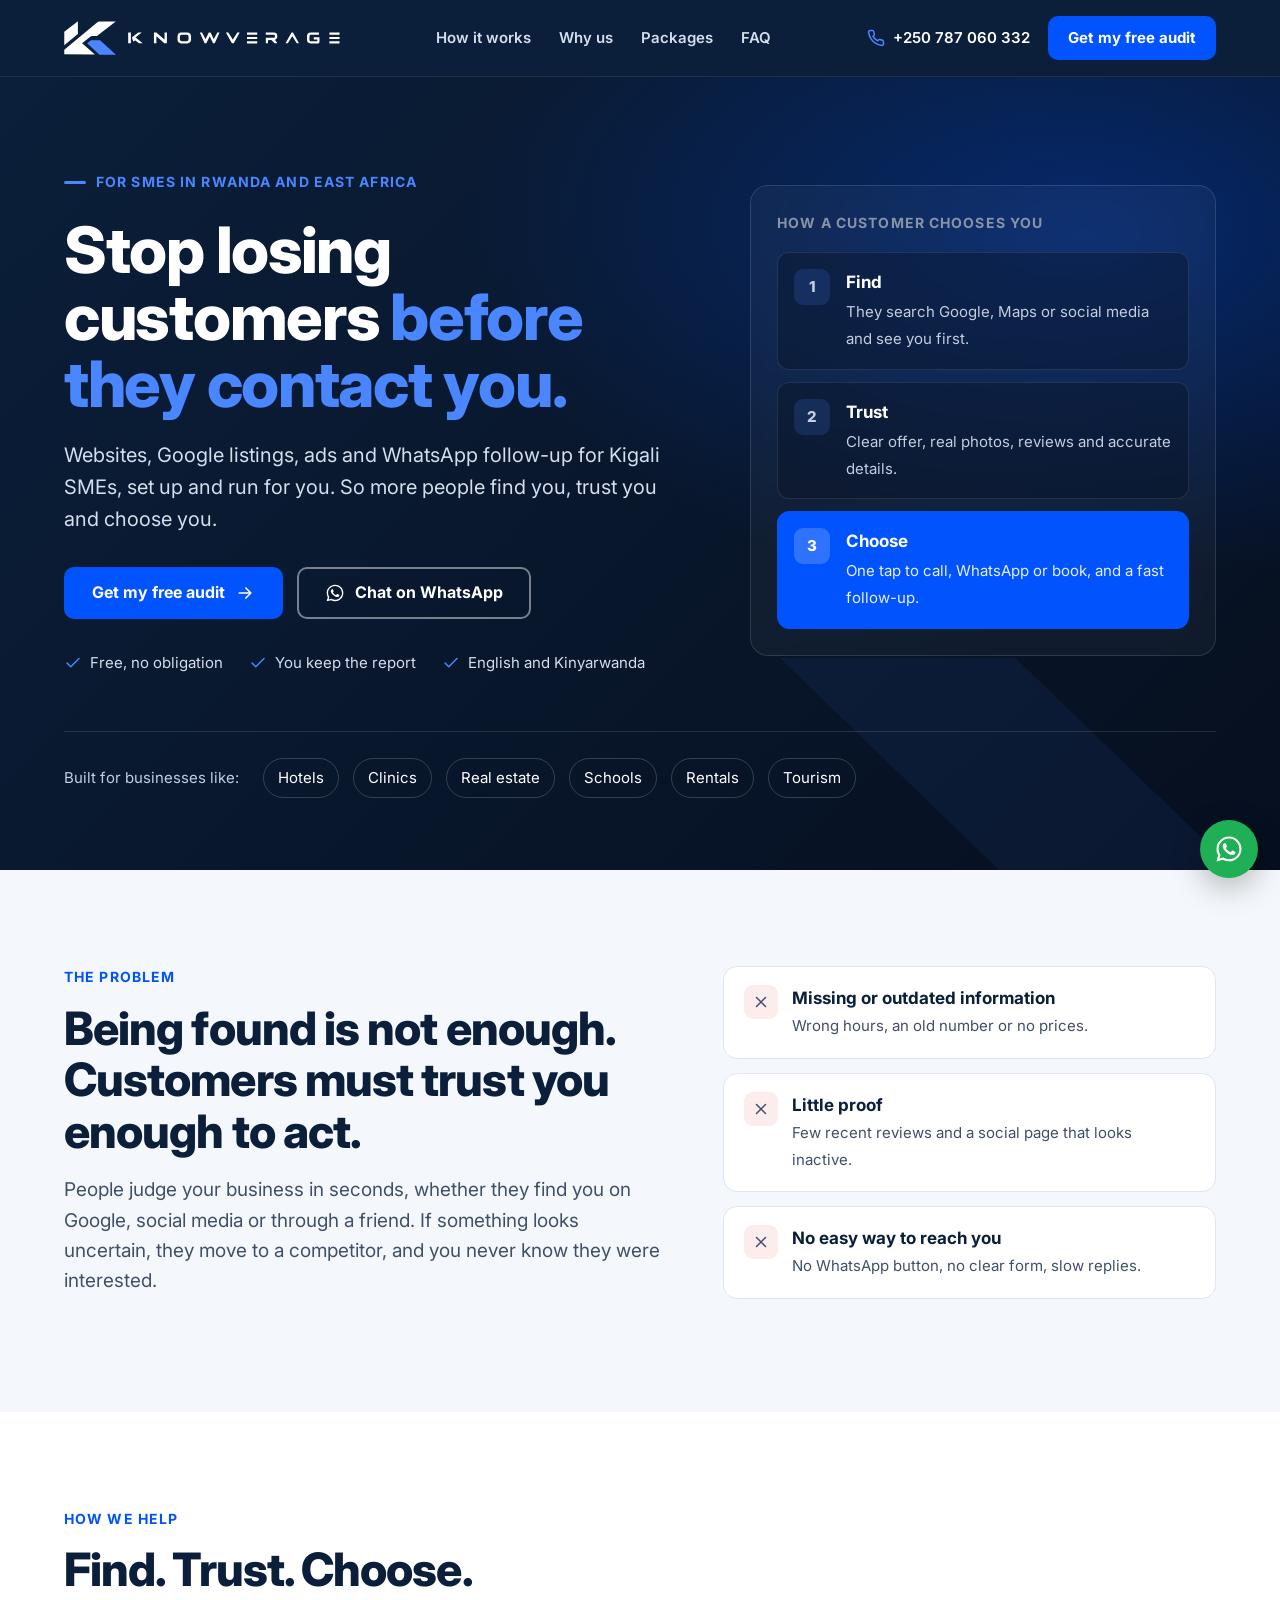
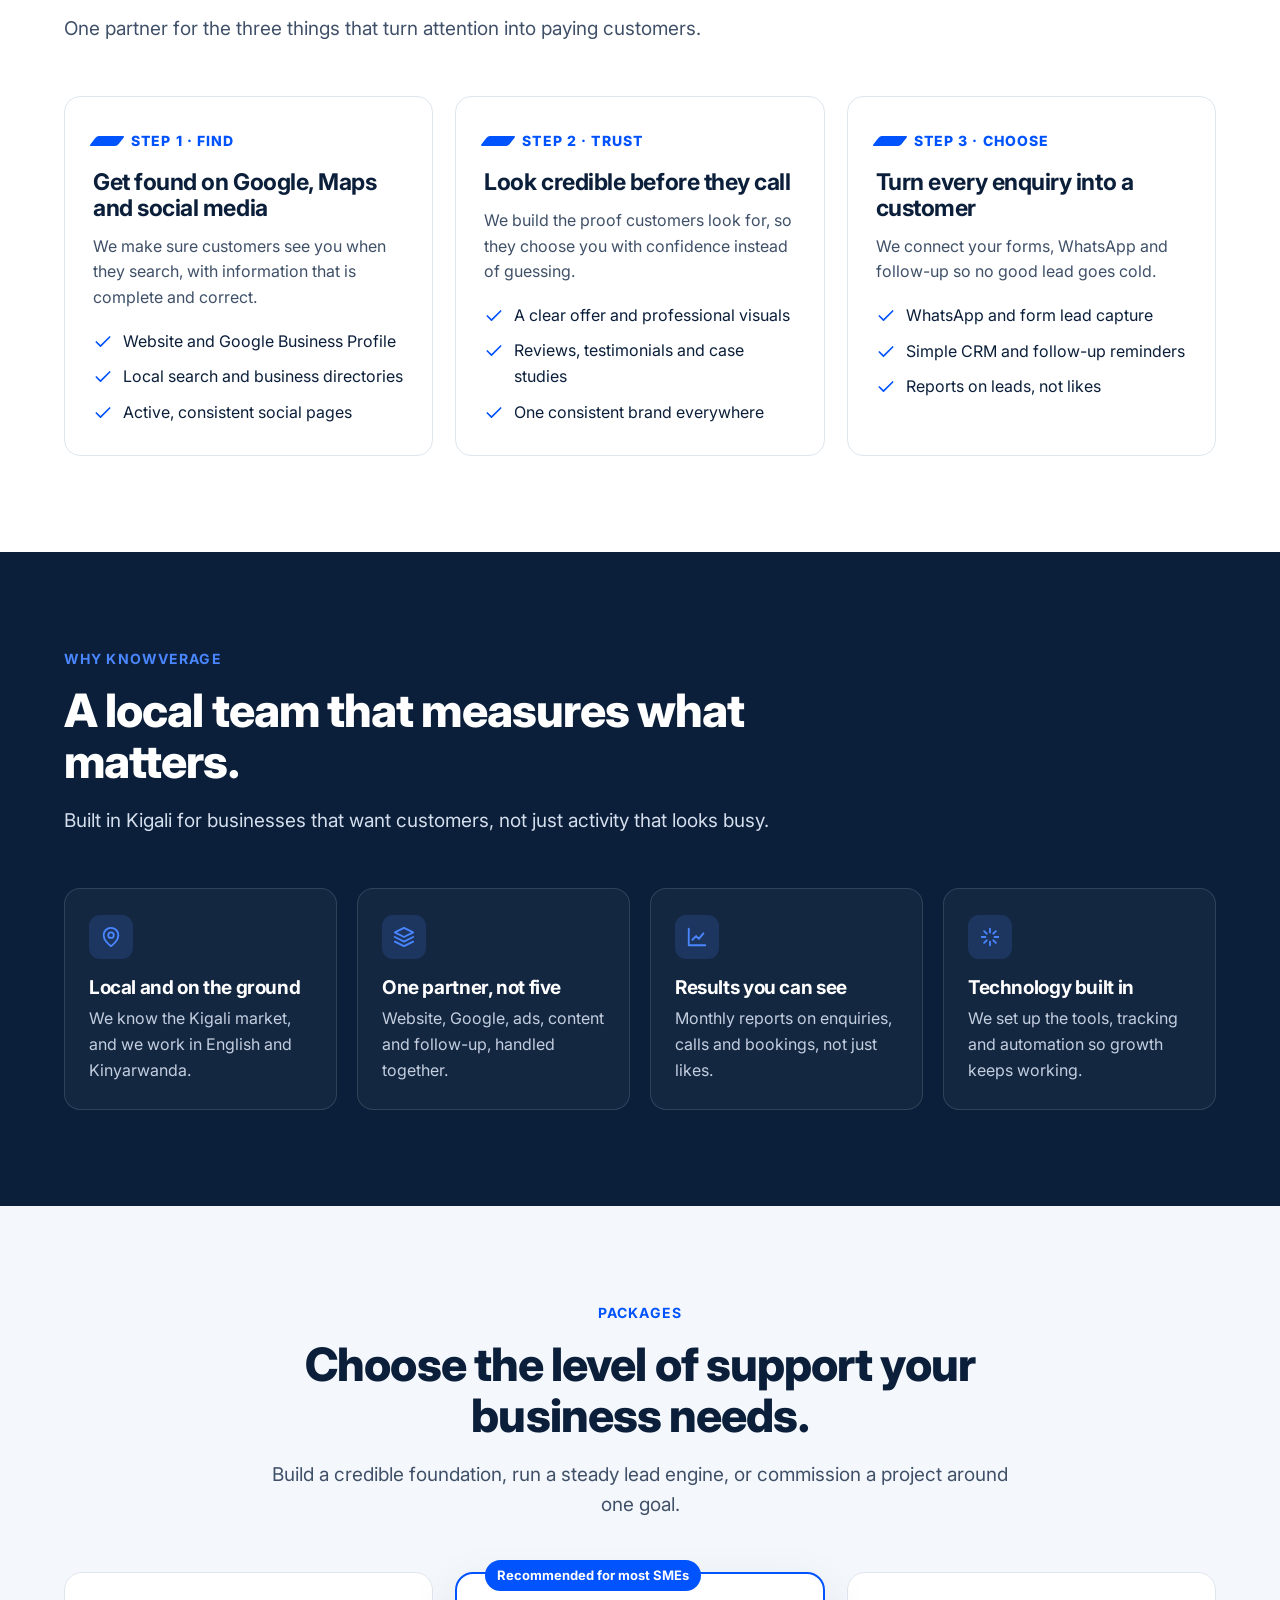
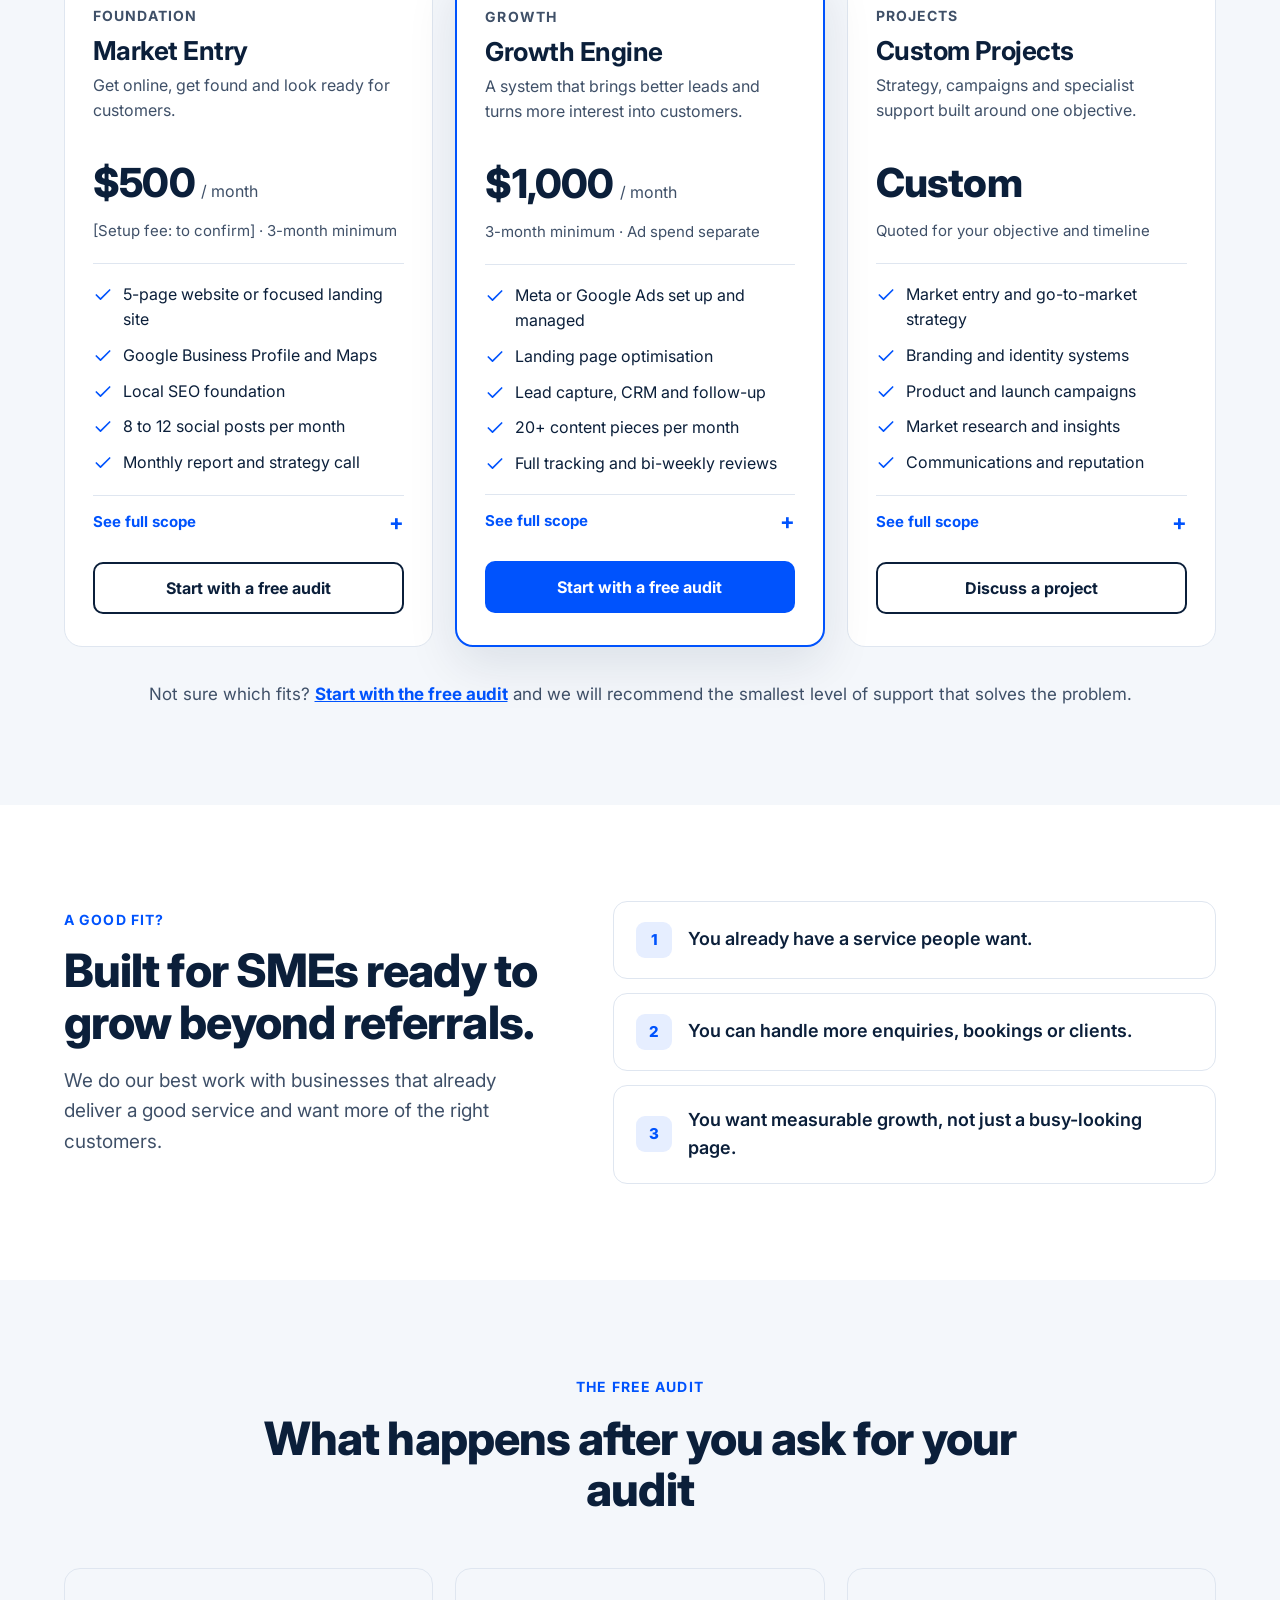
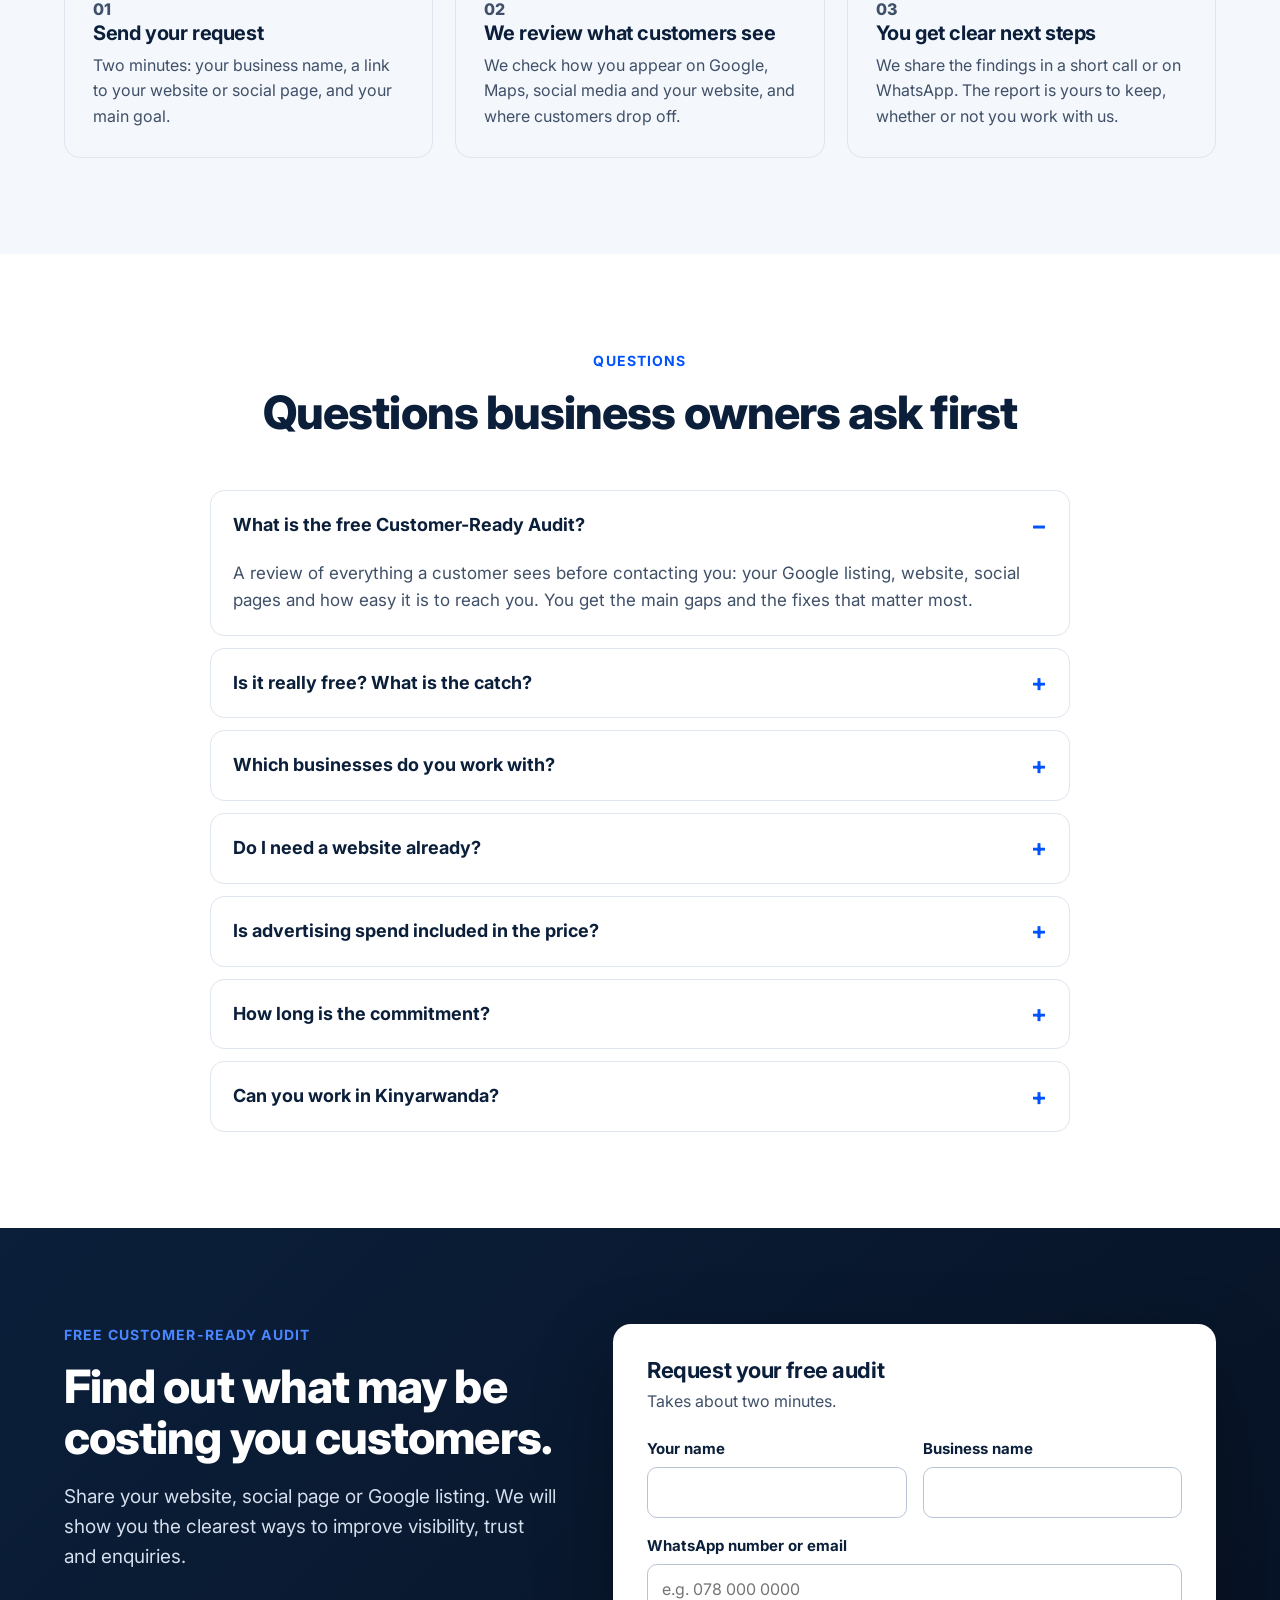
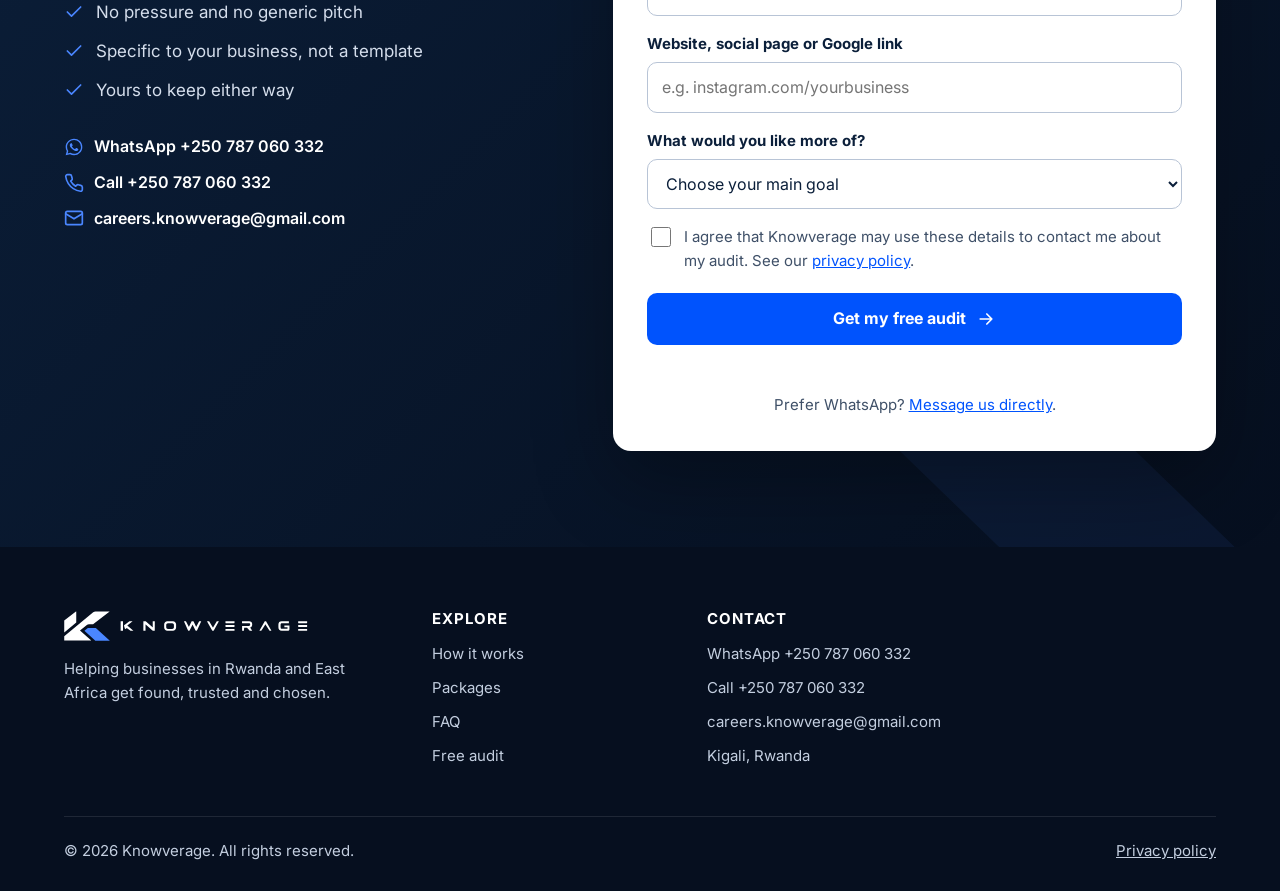
<file: index.html>
<!doctype html>
<html lang="en">
<head>
  <meta charset="utf-8">
  <meta name="viewport" content="width=device-width, initial-scale=1">
  <title>Digital Marketing &amp; Websites for SMEs in Kigali | Knowverage</title>
  <meta name="description" content="Knowverage helps SMEs in Rwanda and East Africa get found, look credible and turn enquiries into customers: websites, Google listings, ads and WhatsApp follow-up, set up and run for you.">
  <link rel="canonical" href="https://asifiweafisa.github.io/knowverage-website/">
  <meta name="theme-color" content="#0B1F3A">
  <meta property="og:type" content="website">
  <meta property="og:site_name" content="Knowverage">
  <meta property="og:title" content="Stop losing customers before they contact you | Knowverage">
  <meta property="og:description" content="Websites, Google listings, ads and WhatsApp follow-up for SMEs in Kigali. Start with a free Customer-Ready Audit.">
  <meta property="og:url" content="https://asifiweafisa.github.io/knowverage-website/">
  <meta property="og:image" content="https://asifiweafisa.github.io/knowverage-website/assets/og-image.png">
  <meta name="twitter:card" content="summary_large_image">
  <link rel="icon" type="image/svg+xml" href="assets/favicon.svg">
  <link rel="icon" type="image/png" sizes="32x32" href="assets/favicon-32.png">
  <link rel="apple-touch-icon" href="assets/apple-touch-icon.png">
  <link rel="preconnect" href="https://fonts.googleapis.com">
  <link rel="preconnect" href="https://fonts.gstatic.com" crossorigin>
  <link rel="stylesheet" href="https://fonts.googleapis.com/css2?family=Inter:wght@400;500;600;700;800&display=swap">
  <style>/* Knowverage website styles. Colours follow the Knowverage Brand Color Guide. */
:root {
  --navy: #0B1F3A;      /* Midnight Navy: headings, body text, dark sections */
  --royal: #0053FD;     /* Electric Royal: buttons and links on light */
  --royal-press: #0044D1;
  --royal-bright: #4A86FF; /* Bright Royal: accents and links on dark */
  --abyss: #060F1F;
  --cobalt: #06399C;
  --white: #FFFFFF;
  --cloud: #F4F7FB;     /* default light background */
  --ice: #E6EEFF;
  --mist: #DFE6F0;      /* borders */
  --slate: #3F5068;     /* secondary text on light */
  --steel: #8793A8;     /* captions on dark only */
  --success: #12A36B;
  --error: #E5484D;
  --font: "Inter", "Segoe UI", Helvetica, Arial, sans-serif;
  --max: 1200px;
  --radius: 14px;
  --header-h: 76px;
}

*, *::before, *::after { box-sizing: border-box; }
html { scroll-behavior: smooth; scroll-padding-top: calc(var(--header-h) + 12px); }
body {
  margin: 0;
  font-family: var(--font);
  font-size: 17px;
  line-height: 1.6;
  color: var(--navy);
  background: var(--white);
  -webkit-font-smoothing: antialiased;
  text-rendering: optimizeLegibility;
}
img, svg { display: block; max-width: 100%; }
a { color: var(--royal); }
h1, h2, h3, p, ul { margin-top: 0; }
h1, h2, h3 { letter-spacing: -0.02em; line-height: 1.12; }
button, input, select, textarea { font: inherit; }
:focus-visible { outline: 3px solid var(--royal-bright); outline-offset: 3px; border-radius: 4px; }

.container { width: 100%; max-width: var(--max); margin: 0 auto; padding: 0 24px; }
.skip-link {
  position: absolute; left: 16px; top: -60px; z-index: 200;
  background: var(--white); color: var(--navy); padding: 10px 16px; border-radius: 8px; font-weight: 700;
}
.skip-link:focus { top: 12px; }

/* ---------- Buttons ---------- */
.btn {
  display: inline-flex; align-items: center; justify-content: center; gap: 10px;
  min-height: 52px; padding: 0 26px; border-radius: 10px; border: 2px solid transparent;
  font-size: 16px; font-weight: 700; text-decoration: none; cursor: pointer;
  transition: background-color .18s ease, border-color .18s ease, color .18s ease, transform .18s ease;
}
.btn:hover { transform: translateY(-1px); }
.btn-primary { background: var(--royal); color: var(--white); }
.btn-primary:hover { background: var(--royal-press); }
.btn-outline-light { border-color: rgba(255,255,255,.45); color: var(--white); background: transparent; }
.btn-outline-light:hover { border-color: var(--white); background: rgba(255,255,255,.06); }
.btn-outline { border-color: var(--navy); color: var(--navy); background: transparent; }
.btn-outline:hover { background: var(--navy); color: var(--white); }
.btn-sm { min-height: 44px; padding: 0 18px; font-size: 15px; }
.btn svg { width: 20px; height: 20px; flex: none; }

/* ---------- Header ---------- */
.site-header {
  position: sticky; top: 0; z-index: 100;
  background: var(--navy);
  border-bottom: 1px solid rgba(255,255,255,.08);
}
.header-inner { display: flex; align-items: center; justify-content: space-between; gap: 24px; min-height: var(--header-h); }
.brand { display: inline-flex; align-items: center; }
.brand svg { height: 34px; width: auto; }
.nav { display: flex; align-items: center; gap: 28px; }
.nav a { color: #D5DEEC; text-decoration: none; font-size: 15px; font-weight: 600; }
.nav a:hover { color: var(--white); }
.header-actions { display: flex; align-items: center; gap: 18px; }
.header-phone { color: var(--white); text-decoration: none; font-size: 15px; font-weight: 600; display: inline-flex; align-items: center; gap: 8px; }
.header-phone svg { width: 18px; height: 18px; color: var(--royal-bright); }
.menu-toggle {
  display: none; width: 46px; height: 46px; border-radius: 10px; border: 1px solid rgba(255,255,255,.25);
  background: transparent; color: var(--white); cursor: pointer; align-items: center; justify-content: center;
}
.menu-toggle svg { width: 24px; height: 24px; }
.mobile-panel { display: none; }

/* ---------- Hero ---------- */
.hero {
  position: relative; overflow: hidden; color: var(--white);
  background:
    radial-gradient(900px 500px at 85% 20%, rgba(0,83,253,.32), rgba(0,83,253,0) 70%),
    linear-gradient(135deg, var(--navy) 0%, var(--abyss) 100%);
  padding: 88px 0 72px;
}
.hero-shape { position: absolute; right: -120px; bottom: -160px; width: 620px; opacity: .07; pointer-events: none; }
.hero-grid { position: relative; display: grid; grid-template-columns: 1.15fr .85fr; gap: 56px; align-items: center; }
.eyebrow {
  display: inline-flex; align-items: center; gap: 10px; margin-bottom: 22px;
  font-size: 14px; font-weight: 700; letter-spacing: .08em; text-transform: uppercase; color: var(--royal-bright);
}
.eyebrow::before { content: ""; width: 22px; height: 3px; border-radius: 2px; background: currentColor; }
.hero h1 { font-size: clamp(40px, 5.4vw, 64px); line-height: 1.05; font-weight: 800; margin-bottom: 22px; }
.hero h1 span { color: var(--royal-bright); }
.hero-sub { font-size: clamp(18px, 1.6vw, 20px); color: #D5DEEC; max-width: 600px; margin-bottom: 32px; }
.hero-actions { display: flex; flex-wrap: wrap; gap: 14px; margin-bottom: 32px; }
.hero-points { list-style: none; padding: 0; margin: 0; display: flex; flex-wrap: wrap; gap: 10px 26px; font-size: 15px; color: #D5DEEC; }
.hero-points li { display: inline-flex; align-items: center; gap: 8px; }
.hero-points svg { width: 18px; height: 18px; color: var(--royal-bright); }

.journey-card {
  background: rgba(255,255,255,.04); border: 1px solid rgba(255,255,255,.12);
  border-radius: 18px; padding: 26px; backdrop-filter: blur(6px);
}
.journey-title { font-size: 14px; font-weight: 700; letter-spacing: .08em; text-transform: uppercase; color: var(--steel); margin-bottom: 18px; }
.journey-step { display: flex; gap: 16px; align-items: flex-start; padding: 16px; border-radius: 12px; border: 1px solid rgba(255,255,255,.10); background: rgba(6,15,31,.35); }
.journey-step + .journey-step { margin-top: 12px; }
.journey-num {
  flex: none; width: 36px; height: 36px; border-radius: 9px; display: grid; place-items: center;
  background: rgba(74,134,255,.16); color: var(--royal-bright); font-weight: 800; font-size: 15px;
}
.journey-step strong { display: block; font-size: 17px; margin-bottom: 2px; }
.journey-step span { font-size: 15px; color: #C3CEDF; }
.journey-step.is-final { background: var(--royal); border-color: var(--royal); }
.journey-step.is-final .journey-num { background: rgba(255,255,255,.18); color: var(--white); }
.journey-step.is-final span { color: var(--ice); }

.industries { border-top: 1px solid rgba(255,255,255,.12); margin-top: 56px; padding-top: 26px; display: flex; flex-wrap: wrap; align-items: center; gap: 12px 14px; position: relative; }
.industries p { margin: 0 10px 0 0; font-size: 15px; color: #C3CEDF; }
.chip { display: inline-block; padding: 7px 14px; border-radius: 999px; border: 1px solid rgba(255,255,255,.18); font-size: 15px; color: var(--white); }

/* ---------- Sections ---------- */
.section { padding: 96px 0; }
.section-cloud { background: var(--cloud); }
.section-dark { background: var(--navy); color: var(--white); }
.section-head { max-width: 760px; margin-bottom: 52px; }
.section-head.center { margin-left: auto; margin-right: auto; text-align: center; }
.kicker { display: block; font-size: 14px; font-weight: 700; letter-spacing: .08em; text-transform: uppercase; color: var(--royal); margin-bottom: 14px; }
.section-dark .kicker { color: var(--royal-bright); }
.section h2 { font-size: clamp(32px, 3.6vw, 46px); font-weight: 800; margin-bottom: 18px; }
.lead { font-size: 19px; color: var(--slate); }
.section-dark .lead { color: #D5DEEC; }

/* Problem */
.problem-grid { display: grid; grid-template-columns: 1.1fr .9fr; gap: 56px; align-items: start; }
.leak-list { list-style: none; padding: 0; margin: 0; display: grid; gap: 14px; }
.leak-list li { display: flex; gap: 14px; align-items: flex-start; background: var(--white); border: 1px solid var(--mist); border-radius: var(--radius); padding: 18px 20px; }
.leak-icon { flex: none; width: 34px; height: 34px; border-radius: 9px; background: #FDECEC; color: #C62F34; display: grid; place-items: center; }
.leak-icon svg { width: 18px; height: 18px; }
.leak-list strong { display: block; font-size: 17px; }
.leak-list span { font-size: 15px; color: var(--slate); }

/* Method */
.method-grid { display: grid; grid-template-columns: repeat(3, 1fr); gap: 22px; }
.method-card { position: relative; border: 1px solid var(--mist); border-radius: 16px; padding: 30px 28px; background: var(--white); }
.method-step { display: inline-flex; align-items: center; gap: 10px; font-size: 14px; font-weight: 800; letter-spacing: .08em; text-transform: uppercase; color: var(--royal); margin-bottom: 18px; }
.method-step i { display: inline-block; width: 28px; height: 10px; background: var(--royal); transform: skewX(-38deg); border-radius: 2px; }
.method-card h3 { font-size: 23px; margin-bottom: 12px; }
.method-card p { color: var(--slate); font-size: 16px; }
.tick-list { list-style: none; padding: 0; margin: 18px 0 0; display: grid; gap: 10px; }
.tick-list li { display: flex; gap: 10px; align-items: flex-start; font-size: 16px; }
.tick-list svg { flex: none; width: 20px; height: 20px; margin-top: 3px; color: var(--royal); }

/* Why us */
.why-grid { display: grid; grid-template-columns: repeat(4, 1fr); gap: 20px; }
.why-item { padding: 26px 24px; border-radius: 16px; background: rgba(255,255,255,.04); border: 1px solid rgba(255,255,255,.12); }
.why-icon { width: 44px; height: 44px; border-radius: 11px; background: rgba(74,134,255,.16); color: var(--royal-bright); display: grid; place-items: center; margin-bottom: 18px; }
.why-icon svg { width: 22px; height: 22px; }
.why-item h3 { font-size: 19px; margin-bottom: 8px; }
.why-item p { margin: 0; font-size: 16px; color: #C3CEDF; }

/* Packages */
.package-grid { display: grid; grid-template-columns: repeat(3, 1fr); gap: 22px; align-items: stretch; }
.package { display: flex; flex-direction: column; background: var(--white); border: 1px solid var(--mist); border-radius: 18px; padding: 32px 28px; }
.package.is-featured { border: 2px solid var(--royal); box-shadow: 0 18px 50px rgba(11,31,58,.10); position: relative; }
.package-badge { position: absolute; top: -14px; left: 28px; background: var(--royal); color: var(--white); font-size: 13px; font-weight: 700; padding: 5px 12px; border-radius: 999px; }
.package-type { font-size: 14px; font-weight: 700; letter-spacing: .08em; text-transform: uppercase; color: var(--slate); margin-bottom: 8px; }
.package h3 { font-size: 26px; margin-bottom: 8px; }
.package-promise { color: var(--slate); font-size: 16px; min-height: 52px; }
.price { display: flex; align-items: baseline; gap: 6px; margin: 10px 0 4px; }
.price strong { font-size: 40px; font-weight: 800; letter-spacing: -0.02em; }
.price span { color: var(--slate); font-size: 16px; }
.price-meta { font-size: 15px; color: var(--slate); margin-bottom: 20px; }
.package .tick-list { margin: 0 0 18px; padding-top: 18px; border-top: 1px solid var(--mist); }
.scope { border-top: 1px solid var(--mist); margin-top: auto; }
.scope summary { cursor: pointer; padding: 14px 0; font-weight: 700; font-size: 15px; color: var(--royal); list-style: none; display: flex; justify-content: space-between; align-items: center; }
.scope summary::-webkit-details-marker { display: none; }
.scope summary::after { content: "+"; font-size: 22px; line-height: 1; }
.scope[open] summary::after { content: "−"; }
.scope ul { margin: 0 0 12px; padding-left: 20px; font-size: 15px; color: var(--slate); display: grid; gap: 6px; }
.scope p { font-size: 15px; color: var(--slate); margin: 0 0 14px; }
.package .btn { width: 100%; margin-top: 14px; }
.packages-note { margin: 34px 0 0; text-align: center; font-size: 17px; color: var(--slate); }
.packages-note a { font-weight: 700; }

/* Fit */
.fit-grid { display: grid; grid-template-columns: .9fr 1.1fr; gap: 56px; align-items: center; }
.fit-list { list-style: none; padding: 0; margin: 0; display: grid; gap: 14px; }
.fit-list li { display: flex; gap: 16px; align-items: center; background: var(--white); border: 1px solid var(--mist); border-radius: var(--radius); padding: 20px 22px; font-size: 18px; font-weight: 600; }
.fit-list span { flex: none; width: 36px; height: 36px; border-radius: 9px; background: var(--ice); color: var(--royal); display: grid; place-items: center; font-weight: 800; font-size: 15px; }

/* Next steps */
.steps { display: grid; grid-template-columns: repeat(3, 1fr); gap: 22px; counter-reset: s; }
.step { padding: 28px; border-radius: 16px; background: var(--cloud); border: 1px solid var(--mist); }
.step-num { font-size: 15px; font-weight: 800; color: var(--royal); margin-bottom: 10px; }
.step h3 { font-size: 20px; margin-bottom: 8px; }
.step p { margin: 0; color: var(--slate); font-size: 16px; }

/* FAQ */
.faq { max-width: 860px; margin: 0 auto; display: grid; gap: 12px; }
.faq details { background: var(--white); border: 1px solid var(--mist); border-radius: var(--radius); padding: 0 22px; }
.faq summary { cursor: pointer; list-style: none; padding: 20px 0; font-weight: 700; font-size: 18px; display: flex; justify-content: space-between; gap: 18px; align-items: center; }
.faq summary::-webkit-details-marker { display: none; }
.faq summary::after { content: "+"; color: var(--royal); font-size: 24px; line-height: 1; flex: none; }
.faq details[open] summary::after { content: "−"; }
.faq details p { margin: 0 0 20px; color: var(--slate); }

/* Audit form */
.audit { background: linear-gradient(135deg, var(--navy) 0%, var(--abyss) 100%); color: var(--white); position: relative; overflow: hidden; }
.audit-grid { display: grid; grid-template-columns: .9fr 1.1fr; gap: 56px; align-items: start; position: relative; }
.audit h2 { color: var(--white); }
.audit .kicker { color: var(--royal-bright); }
.audit .lead { color: #D5DEEC; }
.audit-points { list-style: none; padding: 0; margin: 26px 0 30px; display: grid; gap: 12px; }
.audit-points li { display: flex; gap: 12px; align-items: flex-start; color: #D5DEEC; }
.audit-points svg { flex: none; width: 20px; height: 20px; margin-top: 3px; color: var(--royal-bright); }
.contact-lines { display: grid; gap: 10px; font-size: 16px; }
.contact-lines a { color: var(--white); text-decoration: none; font-weight: 600; display: inline-flex; gap: 10px; align-items: center; }
.contact-lines a:hover { color: var(--royal-bright); }
.contact-lines svg { width: 20px; height: 20px; color: var(--royal-bright); }
.form-card { background: var(--white); color: var(--navy); border-radius: 18px; padding: 34px; box-shadow: 0 30px 80px rgba(0,0,0,.30); }
.form-card h3 { font-size: 22px; margin-bottom: 6px; }
.form-card > p { color: var(--slate); font-size: 16px; margin-bottom: 22px; }
.field { display: grid; gap: 6px; margin-bottom: 16px; }
.field label { font-size: 15px; font-weight: 700; }
.field input, .field select {
  width: 100%; min-height: 50px; padding: 12px 14px; border: 1.5px solid #B8C4D6; border-radius: 10px;
  background: var(--white); color: var(--navy); font-size: 16px;
}
.field input:focus, .field select:focus { outline: none; border-color: var(--royal); box-shadow: 0 0 0 3px rgba(0,83,253,.18); }
.field input[aria-invalid="true"], .field select[aria-invalid="true"] { border-color: var(--error); }
.field-row { display: grid; grid-template-columns: 1fr 1fr; gap: 0 16px; }
.consent { display: flex; gap: 10px; align-items: flex-start; font-size: 15px; color: var(--slate); margin: 4px 0 20px; }
.consent input { width: 20px; height: 20px; margin-top: 2px; flex: none; accent-color: var(--royal); }
.form-card .btn { width: 100%; }
.form-error { min-height: 22px; margin: 12px 0 0; color: #C62F34; font-size: 15px; font-weight: 600; }
.form-alt { margin: 14px 0 0; text-align: center; font-size: 15px; color: var(--slate); }
.hp { position: absolute; left: -9999px; width: 1px; height: 1px; overflow: hidden; }

/* Footer */
.site-footer { background: var(--abyss); color: #C3CEDF; padding: 64px 0 28px; font-size: 15px; }
.footer-grid { display: grid; grid-template-columns: 1.4fr 1fr 1fr 1fr; gap: 40px; }
.footer-grid h3 { color: var(--white); font-size: 15px; letter-spacing: .06em; text-transform: uppercase; margin-bottom: 14px; }
.footer-grid ul { list-style: none; padding: 0; margin: 0; display: grid; gap: 10px; }
.footer-grid a { color: #C3CEDF; text-decoration: none; }
.footer-grid a:hover { color: var(--white); }
.footer-brand svg { height: 30px; width: auto; margin-bottom: 16px; }
.footer-brand p { max-width: 320px; margin: 0; }
.footer-bottom { border-top: 1px solid rgba(255,255,255,.10); margin-top: 48px; padding-top: 22px; display: flex; flex-wrap: wrap; justify-content: space-between; gap: 12px; }
.footer-bottom a { color: #C3CEDF; }

/* WhatsApp float and mobile bar */
.wa-float {
  position: fixed; right: 22px; bottom: 22px; z-index: 90; width: 58px; height: 58px; border-radius: 50%;
  background: #1FAF54; color: var(--white); display: grid; place-items: center; box-shadow: 0 10px 30px rgba(0,0,0,.25);
}
.wa-float svg { width: 30px; height: 30px; }
.mobile-bar { display: none; }

/* Simple pages */
.page-hero { background: linear-gradient(135deg, var(--navy) 0%, var(--abyss) 100%); color: var(--white); padding: 72px 0 56px; }
.page-hero h1 { font-size: clamp(34px, 4vw, 48px); font-weight: 800; margin-bottom: 12px; }
.page-hero p { color: #D5DEEC; margin: 0; max-width: 680px; font-size: 18px; }
.prose { max-width: 780px; padding: 64px 24px 96px; margin: 0 auto; }
.prose h2 { font-size: 26px; margin: 36px 0 12px; }
.prose p, .prose li { color: #22344F; }
.notice { background: var(--ice); border-left: 4px solid var(--royal); padding: 16px 18px; border-radius: 8px; font-size: 15px; }

/* Reveal: content is visible without JavaScript; motion is an extra */
.js .reveal { opacity: 0; transform: translateY(16px); transition: opacity .6s ease, transform .6s ease; }
.js .reveal.is-visible { opacity: 1; transform: none; }

/* ---------- Responsive ---------- */
@media (max-width: 1080px) {
  .nav, .header-phone { display: none; }
  .menu-toggle { display: inline-flex; }
  .mobile-panel {
    display: none; position: absolute; left: 0; right: 0; top: 100%;
    background: var(--navy); border-top: 1px solid rgba(255,255,255,.08); padding: 10px 24px 24px;
    box-shadow: 0 20px 40px rgba(0,0,0,.3);
  }
  .mobile-panel.is-open { display: block; }
  .mobile-panel a { display: block; padding: 14px 0; border-bottom: 1px solid rgba(255,255,255,.08); color: var(--white); text-decoration: none; font-size: 18px; font-weight: 600; }
  .mobile-panel a.btn { display: flex; margin-top: 18px; width: 100%; padding: 0 20px; border-bottom: 0; color: var(--white); }
  .why-grid { grid-template-columns: 1fr 1fr; }
}
@media (max-width: 900px) {
  .hero-grid, .problem-grid, .fit-grid, .audit-grid { grid-template-columns: 1fr; gap: 40px; }
  .method-grid, .steps { grid-template-columns: 1fr; }
  .package-grid { grid-template-columns: 1fr; max-width: 560px; margin: 0 auto; }
  .package-promise { min-height: 0; }
  .footer-grid { grid-template-columns: 1fr 1fr; }
}
@media (max-width: 640px) {
  body { font-size: 16px; }
  .section { padding: 72px 0; }
  .container { padding: 0 20px; }
  .hero { padding: 56px 0 48px; }
  .header-actions .btn { display: none; }
  .brand svg { height: 26px; }
  .why-grid, .field-row, .footer-grid { grid-template-columns: 1fr; }
  .hero-actions .btn { width: 100%; }
  .form-card { padding: 24px 20px; }
  .wa-float { display: none; }
  .mobile-bar {
    display: grid; grid-template-columns: 1fr 1fr; gap: 10px; position: fixed; left: 0; right: 0; bottom: 0; z-index: 90;
    padding: 10px 12px calc(10px + env(safe-area-inset-bottom)); background: var(--white); border-top: 1px solid var(--mist);
    box-shadow: 0 -8px 24px rgba(11,31,58,.10);
  }
  .mobile-bar .btn { min-height: 48px; padding: 0 12px; font-size: 15px; }
  .mobile-bar .btn-wa { background: #1FAF54; color: var(--white); }
  body { padding-bottom: 72px; }
}
@media (prefers-reduced-motion: reduce) {
  html { scroll-behavior: auto; }
  *, *::before, *::after { transition: none !important; animation: none !important; }
  .js .reveal { opacity: 1; transform: none; }
}
</style>
  <script>document.documentElement.classList.add("js");</script>
  
  <script type="application/ld+json">{"@context":"https://schema.org","@type":"ProfessionalService","name":"Knowverage","url":"https://asifiweafisa.github.io/knowverage-website/","logo":"https://asifiweafisa.github.io/knowverage-website/assets/kv-logo.svg","image":"https://asifiweafisa.github.io/knowverage-website/assets/og-image.png","description":"Websites, Google listings, ads and WhatsApp follow-up for SMEs in Rwanda and East Africa.","telephone":"+250787060332","email":"careers.knowverage@gmail.com","address":{"@type":"PostalAddress","addressLocality":"Kigali","addressCountry":"RW"},"areaServed":["Rwanda","East Africa"],"sameAs":[]}</script>
</head>
<body>
  <a class="skip-link" href="#main">Skip to content</a>

  <header class="site-header">
    <div class="container header-inner">
      <a class="brand" href="#main" aria-label="Knowverage home"><svg viewBox="96.5 55.5 499.5 61.5" role="img" aria-label="Knowverage"><path fill="#FFFFFF" d="M190.1 56.48H161.02c-1.64 0-3.18.57-4.68 1.73L96.98 107.44v8.39l55.42.26-23.16-20.47 14.77-11.71c.99-.71 2.15-1.08 3.49-1.08l8.59-.26L190.1 56.48Z"/><path fill="#FFFFFF" d="M121.62 55.97L96.98 75.16V99.56l24.63-20.69V55.97Z"/><path fill="#4A86FF" d="M138.34 95.88l22.39 20.47h29.79l-28.8-26.11H145.46l-7.11 5.64Z"/><g transform="translate(130.62,-194.27) scale(1.9)"><path fill="#FFFFFF" d="M43.15 142.76c0-.17.09-.26.26-.26h2.04c.17 0 .26.08.26.26v9.67c0 .2-.08.28-.26.28H43.41c-.17 0-.26-.09-.26-.26v-9.69Zm9.47-.26h3.43l-5.73 4.48c-.08.08-.08.17 0 .23l6.61 5.5H53.76c-.11 0-.23-.03-.31-.11l-3.4-2.61c-.14-.08-.25-.08-.43 0l-1.36.91c-.2.14-.31.08-.37-.11l-1.11-3.49c-.06-.14 0-.28.14-.4l5.7-4.39Z"/><path fill="#FFFFFF" d="M67.67 142.71c0-.14.08-.2.23-.2h1.9c.14 0 .28.06.37.14l7.46 6.46c.11.11.17.08.17-.06l-.03-6.35c.03-.14.08-.2.25-.2h1.76c.14 0 .23.08.23.23l-.03 9.75c.03.14-.06.23-.2.23H77.85c-.11 0-.26-.06-.34-.14l-7.34-6.63c-.11-.08-.14-.06-.14.09L70 152.49c0 .14-.06.23-.2.23H67.87c-.14 0-.2-.09-.2-.23v-9.78Z"/><path fill="#FFFFFF" d="M93.5 142.51h6.09c1.87 0 3.4 1.5 3.4 3.37v3.49c0 1.87-1.53 3.4-3.4 3.4H93.5c-1.87 0-3.37-1.53-3.37-3.4v-3.49c0-1.87 1.5-3.37 3.37-3.37Zm.65 2.13c-.99 0-1.81.82-1.81 1.81v2.49c0 .99.82 1.82 1.81 1.82H98.8c1.02 0 1.84-.82 1.84-1.82v-2.49c0-.99-.82-1.81-1.84-1.81H94.15Z"/><path fill="#FFFFFF" d="M111.44 142.65c-.03-.08 0-.14.11-.14h1.79c.11 0 .2.06.25.14l3.12 5.87c.06.11.14.11.17 0l2.89-5.87c.06-.08.14-.14.25-.14h1.42c.14 0 .23.06.28.14l2.86 5.87c.06.11.11.11.17 0l3.12-5.87c.09-.08.17-.14.28-.14h1.76c.14 0 .17.06.11.17l-4.48 9.86c-.03.11-.11.17-.23.17H124.2c-.11 0-.2-.06-.23-.14l-3.15-6.35c-.06-.11-.08-.11-.14 0l-3.15 6.32c-.06.11-.11.17-.23.17h-1.16c-.11 0-.17-.06-.23-.17l-4.48-9.89Z"/><path fill="#FFFFFF" d="M136.3 142.65c-.06-.08-.03-.14.08-.14h1.96c.11 0 .2.06.28.14l4.05 6.52c.06.11.14.11.2 0l4.03-6.52c.06-.08.14-.14.26-.14h1.9c.14 0 .17.06.11.14l-5.53 9.89c-.06.11-.14.17-.26.17h-1.22c-.11 0-.2-.06-.26-.14l-5.61-9.92Z"/><path fill="#FFFFFF" d="M156.62 142.51h9.01c.2 0 .4.17.4.37v1.28c0 .2-.2.4-.4.4h-9.01c-.2 0-.37-.2-.37-.4v-1.28c0-.2.17-.37.37-.37Zm0 4.11h9.01c.2 0 .4.17.4.4v1.22c0 .23-.2.4-.4.4h-9.01c-.2 0-.37-.17-.37-.4v-1.22c0-.23.17-.4.37-.4Zm0 4.14h9.01c.2 0 .4.17.4.4v1.22c0 .2-.2.4-.4.4h-9.01c-.2 0-.37-.2-.37-.4v-1.22c0-.23.17-.4.37-.4Z"/><path fill="#FFFFFF" d="M174.4 142.51h7.26c2.3 0 3.46 1.08 3.46 3.26 0 2.04-.77 3.23-2.27 3.51l2.27 3.43h-2.64l-2.98-3.26h-3.06l-.26 3.26H174.2v-5.19h7.37c.88 0 1.33-.48 1.33-1.45 0-.99-.45-1.47-1.3-1.47l-7.48-.03v-1.79c0-.2.11-.28.31-.28h-.03Z"/><path fill="#FFFFFF" d="M192.97 152.54c-.03.11 0 .17.11.17h1.73c.11 0 .23-.06.28-.14l4.17-6.63c.06-.08.14-.08.2.03l4.17 6.58c.06.11.17.17.28.17h1.7c.14 0 .17-.06.11-.14l-5.53-9.92c-.06-.08-.14-.14-.25-.14h-1.19c-.11 0-.17.06-.23.14l-5.56 9.89Z"/><path fill="#FFFFFF" d="M217.03 142.51h7.65v2.07h-7.65c-.85 0-1.28.57-1.28 1.62l-.03 2.52c.03 1.33.45 2.01 1.33 2.01l5.81-.03c.23.03.34-.08.34-.31v-1.36h-3.35l-.06-2.01h5.21c.2 0 .28.14.28.37v3.71c0 1.11-.74 1.67-2.18 1.67h-6.09c-2.41 0-3.63-1.22-3.63-3.66v-2.92c0-2.47 1.22-3.68 3.66-3.68h-.03Z"/><path fill="#FFFFFF" d="M235.06 142.51h8.93c.2 0 .4.17.4.37v1.28c0 .2-.2.4-.4.4h-8.93c-.2 0-.37-.2-.37-.4v-1.28c0-.2.17-.37.37-.37Zm0 4.11h8.93c.2 0 .4.17.4.4v1.22c0 .23-.2.4-.4.4h-8.93c-.2 0-.37-.17-.37-.4v-1.22c0-.23.17-.4.37-.4Zm0 4.14h8.93c.2 0 .4.17.4.4v1.22c0 .2-.2.4-.4.4h-8.93c-.2 0-.37-.2-.37-.4v-1.22c0-.23.17-.4.37-.4Z"/></g></svg></a>
      <nav class="nav" aria-label="Main"><a href="#how-it-works">How it works</a><a href="#why-us">Why us</a><a href="#packages">Packages</a><a href="#faq">FAQ</a></nav>
      <div class="header-actions">
        <a class="header-phone" href="tel:+250787060332" data-cta="header_phone"><svg viewBox="0 0 24 24" fill="none" stroke="currentColor" stroke-width="2" stroke-linecap="round" stroke-linejoin="round" aria-hidden="true"><path d="M22 16.9v3a2 2 0 0 1-2.2 2 19.8 19.8 0 0 1-8.6-3.1 19.5 19.5 0 0 1-6-6A19.8 19.8 0 0 1 2.1 4.2 2 2 0 0 1 4.1 2h3a2 2 0 0 1 2 1.7c.1.9.4 1.8.7 2.7a2 2 0 0 1-.5 2.1L8 9.8a16 16 0 0 0 6 6l1.3-1.3a2 2 0 0 1 2.1-.4c.9.3 1.8.6 2.7.7a2 2 0 0 1 1.7 2Z"/></svg> +250 787 060 332</a>
        <a class="btn btn-primary btn-sm" href="#free-audit" data-cta="header_audit">Get my free audit</a>
        <button class="menu-toggle" type="button" aria-expanded="false" aria-controls="mobile-panel" aria-label="Open menu"><svg viewBox="0 0 24 24" fill="none" stroke="currentColor" stroke-width="2" stroke-linecap="round" stroke-linejoin="round" aria-hidden="true"><path d="M4 7h16M4 12h16M4 17h16"/></svg></button>
      </div>
    </div>
    <div class="mobile-panel" id="mobile-panel">
      <a href="#how-it-works">How it works</a><a href="#why-us">Why us</a><a href="#packages">Packages</a><a href="#faq">FAQ</a>
      <a href="tel:+250787060332" data-cta="menu_phone">Call +250 787 060 332</a>
      <a class="btn btn-primary" href="#free-audit" data-cta="menu_audit">Get my free audit</a>
    </div>
  </header>

  <main id="main">
    <!-- HERO -->
    <section class="hero" aria-labelledby="hero-title">
      <svg class="hero-shape" viewBox="0 0 100 60" aria-hidden="true"><path fill="#4A86FF" d="M0 0h38l62 60H62Z"/></svg>
      <div class="container">
        <div class="hero-grid">
          <div class="reveal">
            <p class="eyebrow">For SMEs in Rwanda and East Africa</p>
            <h1 id="hero-title">Stop losing customers <span>before they contact you.</span></h1>
            <p class="hero-sub">Websites, Google listings, ads and WhatsApp follow-up for Kigali SMEs, set up and run for you. So more people find you, trust you and choose you.</p>
            <div class="hero-actions">
              <a class="btn btn-primary" href="#free-audit" data-cta="hero_audit">Get my free audit <svg viewBox="0 0 24 24" fill="none" stroke="currentColor" stroke-width="2" stroke-linecap="round" stroke-linejoin="round" aria-hidden="true"><path d="M5 12h14M13 6l6 6-6 6"/></svg></a>
              <a class="btn btn-outline-light" href="https://wa.me/250787060332?text=Hello%20Knowverage%2C%20I%20would%20like%20a%20free%20audit%20for%20my%20business." target="_blank" rel="noopener" data-cta="hero_whatsapp"><svg viewBox="0 0 24 24" aria-hidden="true"><path fill="currentColor" d="M12.04 2C6.5 2 2 6.46 2 11.95c0 1.76.47 3.47 1.36 4.98L2 22l5.2-1.35a10.1 10.1 0 0 0 4.84 1.23h.01C17.58 21.88 22 17.42 22 11.93 22 9.28 20.96 6.8 19.08 4.93A10 10 0 0 0 12.04 2Zm0 18.2h-.01a8.4 8.4 0 0 1-4.27-1.16l-.31-.18-3.08.8.82-2.98-.2-.31a8.2 8.2 0 0 1-1.27-4.42c0-4.56 3.74-8.27 8.33-8.27 2.22 0 4.31.86 5.88 2.42a8.2 8.2 0 0 1 2.44 5.85c0 4.56-3.74 8.25-8.33 8.25Zm4.57-6.18c-.25-.12-1.48-.73-1.71-.81-.23-.08-.4-.12-.56.12-.17.25-.65.81-.79.98-.15.17-.29.19-.54.06-.25-.12-1.06-.39-2.01-1.24a7.6 7.6 0 0 1-1.39-1.72c-.15-.25-.02-.38.11-.5.11-.11.25-.29.37-.44.12-.15.17-.25.25-.41.08-.17.04-.31-.02-.44-.06-.12-.56-1.34-.77-1.84-.2-.48-.41-.42-.56-.42h-.48a.92.92 0 0 0-.67.31c-.23.25-.88.86-.88 2.09s.9 2.43 1.03 2.6c.12.17 1.78 2.7 4.3 3.79.6.26 1.07.41 1.44.53.6.19 1.15.16 1.58.1.48-.07 1.48-.6 1.69-1.19.21-.58.21-1.08.15-1.19-.06-.1-.23-.17-.48-.29Z"/></svg> Chat on WhatsApp</a>
            </div>
            <ul class="hero-points">
              <li><svg viewBox="0 0 24 24" fill="none" stroke="currentColor" stroke-width="2" stroke-linecap="round" stroke-linejoin="round" aria-hidden="true"><path d="M20 6 9 17l-5-5"/></svg> Free, no obligation</li>
              <li><svg viewBox="0 0 24 24" fill="none" stroke="currentColor" stroke-width="2" stroke-linecap="round" stroke-linejoin="round" aria-hidden="true"><path d="M20 6 9 17l-5-5"/></svg> You keep the report</li>
              <li><svg viewBox="0 0 24 24" fill="none" stroke="currentColor" stroke-width="2" stroke-linecap="round" stroke-linejoin="round" aria-hidden="true"><path d="M20 6 9 17l-5-5"/></svg> English and Kinyarwanda</li>
            </ul>
          </div>

          <div class="journey-card reveal" aria-label="How Knowverage turns attention into customers">
            <p class="journey-title">How a customer chooses you</p>
            <div class="journey-step">
              <span class="journey-num">1</span>
              <div><strong>Find</strong><span>They search Google, Maps or social media and see you first.</span></div>
            </div>
            <div class="journey-step">
              <span class="journey-num">2</span>
              <div><strong>Trust</strong><span>Clear offer, real photos, reviews and accurate details.</span></div>
            </div>
            <div class="journey-step is-final">
              <span class="journey-num">3</span>
              <div><strong>Choose</strong><span>One tap to call, WhatsApp or book, and a fast follow-up.</span></div>
            </div>
          </div>
        </div>

        <div class="industries reveal">
          <p>Built for businesses like:</p>
          <span class="chip">Hotels</span>
          <span class="chip">Clinics</span>
          <span class="chip">Real estate</span>
          <span class="chip">Schools</span>
          <span class="chip">Rentals</span>
          <span class="chip">Tourism</span>
        </div>
      </div>
    </section>

    <!-- PROBLEM -->
    <section class="section section-cloud" aria-labelledby="problem-title">
      <div class="container problem-grid">
        <div class="reveal">
          <span class="kicker">The problem</span>
          <h2 id="problem-title">Being found is not enough. Customers must trust you enough to act.</h2>
          <p class="lead">People judge your business in seconds, whether they find you on Google, social media or through a friend. If something looks uncertain, they move to a competitor, and you never know they were interested.</p>
        </div>
        <ul class="leak-list reveal" aria-label="Common reasons customers leave">
          <li><span class="leak-icon"><svg viewBox="0 0 24 24" fill="none" stroke="currentColor" stroke-width="2" stroke-linecap="round" stroke-linejoin="round" aria-hidden="true"><path d="M18 6 6 18M6 6l12 12"/></svg></span><div><strong>Missing or outdated information</strong><span>Wrong hours, an old number or no prices.</span></div></li>
          <li><span class="leak-icon"><svg viewBox="0 0 24 24" fill="none" stroke="currentColor" stroke-width="2" stroke-linecap="round" stroke-linejoin="round" aria-hidden="true"><path d="M18 6 6 18M6 6l12 12"/></svg></span><div><strong>Little proof</strong><span>Few recent reviews and a social page that looks inactive.</span></div></li>
          <li><span class="leak-icon"><svg viewBox="0 0 24 24" fill="none" stroke="currentColor" stroke-width="2" stroke-linecap="round" stroke-linejoin="round" aria-hidden="true"><path d="M18 6 6 18M6 6l12 12"/></svg></span><div><strong>No easy way to reach you</strong><span>No WhatsApp button, no clear form, slow replies.</span></div></li>
        </ul>
      </div>
    </section>

    <!-- METHOD -->
    <section class="section" id="how-it-works" aria-labelledby="method-title">
      <div class="container">
        <div class="section-head reveal">
          <span class="kicker">How we help</span>
          <h2 id="method-title">Find. Trust. Choose.</h2>
          <p class="lead">One partner for the three things that turn attention into paying customers.</p>
        </div>
        <div class="method-grid">
          <article class="method-card reveal">
            <span class="method-step"><i></i>Step 1 · Find</span>
            <h3>Get found on Google, Maps and social media</h3>
            <p>We make sure customers see you when they search, with information that is complete and correct.</p>
            <ul class="tick-list">
              <li><svg viewBox="0 0 24 24" fill="none" stroke="currentColor" stroke-width="2" stroke-linecap="round" stroke-linejoin="round" aria-hidden="true"><path d="M20 6 9 17l-5-5"/></svg> Website and Google Business Profile</li>
              <li><svg viewBox="0 0 24 24" fill="none" stroke="currentColor" stroke-width="2" stroke-linecap="round" stroke-linejoin="round" aria-hidden="true"><path d="M20 6 9 17l-5-5"/></svg> Local search and business directories</li>
              <li><svg viewBox="0 0 24 24" fill="none" stroke="currentColor" stroke-width="2" stroke-linecap="round" stroke-linejoin="round" aria-hidden="true"><path d="M20 6 9 17l-5-5"/></svg> Active, consistent social pages</li>
            </ul>
          </article>
          <article class="method-card reveal">
            <span class="method-step"><i></i>Step 2 · Trust</span>
            <h3>Look credible before they call</h3>
            <p>We build the proof customers look for, so they choose you with confidence instead of guessing.</p>
            <ul class="tick-list">
              <li><svg viewBox="0 0 24 24" fill="none" stroke="currentColor" stroke-width="2" stroke-linecap="round" stroke-linejoin="round" aria-hidden="true"><path d="M20 6 9 17l-5-5"/></svg> A clear offer and professional visuals</li>
              <li><svg viewBox="0 0 24 24" fill="none" stroke="currentColor" stroke-width="2" stroke-linecap="round" stroke-linejoin="round" aria-hidden="true"><path d="M20 6 9 17l-5-5"/></svg> Reviews, testimonials and case studies</li>
              <li><svg viewBox="0 0 24 24" fill="none" stroke="currentColor" stroke-width="2" stroke-linecap="round" stroke-linejoin="round" aria-hidden="true"><path d="M20 6 9 17l-5-5"/></svg> One consistent brand everywhere</li>
            </ul>
          </article>
          <article class="method-card reveal">
            <span class="method-step"><i></i>Step 3 · Choose</span>
            <h3>Turn every enquiry into a customer</h3>
            <p>We connect your forms, WhatsApp and follow-up so no good lead goes cold.</p>
            <ul class="tick-list">
              <li><svg viewBox="0 0 24 24" fill="none" stroke="currentColor" stroke-width="2" stroke-linecap="round" stroke-linejoin="round" aria-hidden="true"><path d="M20 6 9 17l-5-5"/></svg> WhatsApp and form lead capture</li>
              <li><svg viewBox="0 0 24 24" fill="none" stroke="currentColor" stroke-width="2" stroke-linecap="round" stroke-linejoin="round" aria-hidden="true"><path d="M20 6 9 17l-5-5"/></svg> Simple CRM and follow-up reminders</li>
              <li><svg viewBox="0 0 24 24" fill="none" stroke="currentColor" stroke-width="2" stroke-linecap="round" stroke-linejoin="round" aria-hidden="true"><path d="M20 6 9 17l-5-5"/></svg> Reports on leads, not likes</li>
            </ul>
          </article>
        </div>
      </div>
    </section>

    <!-- WHY US -->
    <section class="section section-dark" id="why-us" aria-labelledby="why-title">
      <div class="container">
        <div class="section-head reveal">
          <span class="kicker">Why Knowverage</span>
          <h2 id="why-title">A local team that measures what matters.</h2>
          <p class="lead">Built in Kigali for businesses that want customers, not just activity that looks busy.</p>
        </div>
        <div class="why-grid">
          <div class="why-item reveal"><div class="why-icon"><svg viewBox="0 0 24 24" fill="none" stroke="currentColor" stroke-width="2" stroke-linecap="round" stroke-linejoin="round" aria-hidden="true"><path d="M20 10c0 6-8 12-8 12S4 16 4 10a8 8 0 0 1 16 0Z"/><circle cx="12" cy="10" r="3"/></svg></div><h3>Local and on the ground</h3><p>We know the Kigali market, and we work in English and Kinyarwanda.</p></div>
          <div class="why-item reveal"><div class="why-icon"><svg viewBox="0 0 24 24" fill="none" stroke="currentColor" stroke-width="2" stroke-linecap="round" stroke-linejoin="round" aria-hidden="true"><path d="m12 2 10 5-10 5L2 7l10-5Z"/><path d="m2 17 10 5 10-5M2 12l10 5 10-5"/></svg></div><h3>One partner, not five</h3><p>Website, Google, ads, content and follow-up, handled together.</p></div>
          <div class="why-item reveal"><div class="why-icon"><svg viewBox="0 0 24 24" fill="none" stroke="currentColor" stroke-width="2" stroke-linecap="round" stroke-linejoin="round" aria-hidden="true"><path d="M3 3v18h18"/><path d="m7 15 4-4 3 3 5-6"/></svg></div><h3>Results you can see</h3><p>Monthly reports on enquiries, calls and bookings, not just likes.</p></div>
          <div class="why-item reveal"><div class="why-icon"><svg viewBox="0 0 24 24" fill="none" stroke="currentColor" stroke-width="2" stroke-linecap="round" stroke-linejoin="round" aria-hidden="true"><path d="M12 3v4M12 17v4M3 12h4M17 12h4M5.6 5.6l2.8 2.8M15.6 15.6l2.8 2.8M5.6 18.4l2.8-2.8M15.6 8.4l2.8-2.8"/></svg></div><h3>Technology built in</h3><p>We set up the tools, tracking and automation so growth keeps working.</p></div>
        </div>
      </div>
    </section>

    <!-- PACKAGES -->
    <section class="section section-cloud" id="packages" aria-labelledby="packages-title">
      <div class="container">
        <div class="section-head center reveal">
          <span class="kicker">Packages</span>
          <h2 id="packages-title">Choose the level of support your business needs.</h2>
          <p class="lead">Build a credible foundation, run a steady lead engine, or commission a project around one goal.</p>
        </div>
        <div class="package-grid">
          <article class="package reveal">
            <p class="package-type">Foundation</p>
            <h3>Market Entry</h3>
            <p class="package-promise">Get online, get found and look ready for customers.</p>
            <p class="price"><strong>$500</strong><span>/ month</span></p>
            <p class="price-meta">[Setup fee: to confirm] · 3-month minimum</p>
            <ul class="tick-list">
              <li><svg viewBox="0 0 24 24" fill="none" stroke="currentColor" stroke-width="2" stroke-linecap="round" stroke-linejoin="round" aria-hidden="true"><path d="M20 6 9 17l-5-5"/></svg> 5-page website or focused landing site</li>
              <li><svg viewBox="0 0 24 24" fill="none" stroke="currentColor" stroke-width="2" stroke-linecap="round" stroke-linejoin="round" aria-hidden="true"><path d="M20 6 9 17l-5-5"/></svg> Google Business Profile and Maps</li>
              <li><svg viewBox="0 0 24 24" fill="none" stroke="currentColor" stroke-width="2" stroke-linecap="round" stroke-linejoin="round" aria-hidden="true"><path d="M20 6 9 17l-5-5"/></svg> Local SEO foundation</li>
              <li><svg viewBox="0 0 24 24" fill="none" stroke="currentColor" stroke-width="2" stroke-linecap="round" stroke-linejoin="round" aria-hidden="true"><path d="M20 6 9 17l-5-5"/></svg> 8 to 12 social posts per month</li>
              <li><svg viewBox="0 0 24 24" fill="none" stroke="currentColor" stroke-width="2" stroke-linecap="round" stroke-linejoin="round" aria-hidden="true"><path d="M20 6 9 17l-5-5"/></svg> Monthly report and strategy call</li>
            </ul>
            <details class="scope">
              <summary>See full scope</summary>
              <ul>
                <li>Mobile-friendly website: Home, About, Services, Contact and one extra page</li>
                <li>SEO titles and descriptions</li>
                <li>Google Business Profile setup or optimisation</li>
                <li>5 to 10 local directory listings where relevant</li>
                <li>Posts across two social platforms</li>
                <li>One blog post per month</li>
                <li>Google Analytics and Search Console setup</li>
                <li>30-minute monthly strategy call</li>
              </ul>
              <p>Ad spend is separate.</p>
            </details>
            <a class="btn btn-outline" href="#free-audit" data-package="Market Entry">Start with a free audit</a>
          </article>

          <article class="package is-featured reveal">
            <span class="package-badge">Recommended for most SMEs</span>
            <p class="package-type">Growth</p>
            <h3>Growth Engine</h3>
            <p class="package-promise">A system that brings better leads and turns more interest into customers.</p>
            <p class="price"><strong>$1,000</strong><span>/ month</span></p>
            <p class="price-meta">3-month minimum · Ad spend separate</p>
            <ul class="tick-list">
              <li><svg viewBox="0 0 24 24" fill="none" stroke="currentColor" stroke-width="2" stroke-linecap="round" stroke-linejoin="round" aria-hidden="true"><path d="M20 6 9 17l-5-5"/></svg> Meta or Google Ads set up and managed</li>
              <li><svg viewBox="0 0 24 24" fill="none" stroke="currentColor" stroke-width="2" stroke-linecap="round" stroke-linejoin="round" aria-hidden="true"><path d="M20 6 9 17l-5-5"/></svg> Landing page optimisation</li>
              <li><svg viewBox="0 0 24 24" fill="none" stroke="currentColor" stroke-width="2" stroke-linecap="round" stroke-linejoin="round" aria-hidden="true"><path d="M20 6 9 17l-5-5"/></svg> Lead capture, CRM and follow-up</li>
              <li><svg viewBox="0 0 24 24" fill="none" stroke="currentColor" stroke-width="2" stroke-linecap="round" stroke-linejoin="round" aria-hidden="true"><path d="M20 6 9 17l-5-5"/></svg> 20+ content pieces per month</li>
              <li><svg viewBox="0 0 24 24" fill="none" stroke="currentColor" stroke-width="2" stroke-linecap="round" stroke-linejoin="round" aria-hidden="true"><path d="M20 6 9 17l-5-5"/></svg> Full tracking and bi-weekly reviews</li>
            </ul>
            <details class="scope">
              <summary>See full scope</summary>
              <ul>
                <li>Campaign strategy, targeting, copy and creative direction</li>
                <li>Lead form or WhatsApp flow</li>
                <li>Simple CRM pipeline and WhatsApp or email follow-up</li>
                <li>Two newsletters per month</li>
                <li>Short-form video support where relevant</li>
                <li>Monthly content calendar</li>
                <li>Review of your top three competitors</li>
                <li>Conversion tracking and channel reporting</li>
                <li>45-minute strategy call every two weeks</li>
              </ul>
              <p>Best for businesses with a proven offer that can respond to leads quickly.</p>
            </details>
            <a class="btn btn-primary" href="#free-audit" data-package="Growth Engine">Start with a free audit</a>
          </article>

          <article class="package reveal">
            <p class="package-type">Projects</p>
            <h3>Custom Projects</h3>
            <p class="package-promise">Strategy, campaigns and specialist support built around one objective.</p>
            <p class="price"><strong>Custom</strong></p>
            <p class="price-meta">Quoted for your objective and timeline</p>
            <ul class="tick-list">
              <li><svg viewBox="0 0 24 24" fill="none" stroke="currentColor" stroke-width="2" stroke-linecap="round" stroke-linejoin="round" aria-hidden="true"><path d="M20 6 9 17l-5-5"/></svg> Market entry and go-to-market strategy</li>
              <li><svg viewBox="0 0 24 24" fill="none" stroke="currentColor" stroke-width="2" stroke-linecap="round" stroke-linejoin="round" aria-hidden="true"><path d="M20 6 9 17l-5-5"/></svg> Branding and identity systems</li>
              <li><svg viewBox="0 0 24 24" fill="none" stroke="currentColor" stroke-width="2" stroke-linecap="round" stroke-linejoin="round" aria-hidden="true"><path d="M20 6 9 17l-5-5"/></svg> Product and launch campaigns</li>
              <li><svg viewBox="0 0 24 24" fill="none" stroke="currentColor" stroke-width="2" stroke-linecap="round" stroke-linejoin="round" aria-hidden="true"><path d="M20 6 9 17l-5-5"/></svg> Market research and insights</li>
              <li><svg viewBox="0 0 24 24" fill="none" stroke="currentColor" stroke-width="2" stroke-linecap="round" stroke-linejoin="round" aria-hidden="true"><path d="M20 6 9 17l-5-5"/></svg> Communications and reputation</li>
            </ul>
            <details class="scope">
              <summary>See full scope</summary>
              <ul>
                <li>Executive thought leadership and personal branding</li>
                <li>Event communications and coverage</li>
                <li>Annual and impact reports</li>
                <li>Sales materials and pitch decks</li>
                <li>Marketing, branding and sales training</li>
              </ul>
            </details>
            <a class="btn btn-outline" href="#free-audit" data-package="Custom Projects">Discuss a project</a>
          </article>
        </div>
        <p class="packages-note reveal">Not sure which fits? <a href="#free-audit">Start with the free audit</a> and we will recommend the smallest level of support that solves the problem.</p>
      </div>
    </section>

    <!-- FIT -->
    <section class="section" aria-labelledby="fit-title">
      <div class="container fit-grid">
        <div class="reveal">
          <span class="kicker">A good fit?</span>
          <h2 id="fit-title">Built for SMEs ready to grow beyond referrals.</h2>
          <p class="lead">We do our best work with businesses that already deliver a good service and want more of the right customers.</p>
        </div>
        <ul class="fit-list reveal">
          <li><span>1</span>You already have a service people want.</li>
          <li><span>2</span>You can handle more enquiries, bookings or clients.</li>
          <li><span>3</span>You want measurable growth, not just a busy-looking page.</li>
        </ul>
      </div>
    </section>

    <!-- WHAT HAPPENS NEXT -->
    <section class="section section-cloud" aria-labelledby="next-title">
      <div class="container">
        <div class="section-head center reveal">
          <span class="kicker">The free audit</span>
          <h2 id="next-title">What happens after you ask for your audit</h2>
        </div>
        <div class="steps">
          <div class="step reveal"><p class="step-num">01</p><h3>Send your request</h3><p>Two minutes: your business name, a link to your website or social page, and your main goal.</p></div>
          <div class="step reveal"><p class="step-num">02</p><h3>We review what customers see</h3><p>We check how you appear on Google, Maps, social media and your website, and where customers drop off.</p></div>
          <div class="step reveal"><p class="step-num">03</p><h3>You get clear next steps</h3><p>We share the findings in a short call or on WhatsApp. The report is yours to keep, whether or not you work with us.</p></div>
        </div>
      </div>
    </section>

    <!-- FAQ -->
    <section class="section" id="faq" aria-labelledby="faq-title">
      <div class="container">
        <div class="section-head center reveal">
          <span class="kicker">Questions</span>
          <h2 id="faq-title">Questions business owners ask first</h2>
        </div>
        <div class="faq reveal">
          <details open><summary>What is the free Customer-Ready Audit?</summary><p>A review of everything a customer sees before contacting you: your Google listing, website, social pages and how easy it is to reach you. You get the main gaps and the fixes that matter most.</p></details>
          <details><summary>Is it really free? What is the catch?</summary><p>It is free and there is no obligation. If you want help fixing what we find, we will recommend a package. If not, you keep the findings.</p></details>
          <details><summary>Which businesses do you work with?</summary><p>Small and growing businesses in Rwanda and East Africa, especially hotels, clinics, real estate, schools, rentals and tourism.</p></details>
          <details><summary>Do I need a website already?</summary><p>No. Market Entry includes a mobile-friendly website. If you already have one, we improve it instead of starting over.</p></details>
          <details><summary>Is advertising spend included in the price?</summary><p>No. Ad spend is paid separately, so you always see exactly how much goes to the platforms and how much to our work.</p></details>
          <details><summary>How long is the commitment?</summary><p>Monthly packages have a 3-month minimum, which is the time it takes to set things up and see real results. Custom projects are quoted per project.</p></details>
          <details><summary>Can you work in Kinyarwanda?</summary><p>Yes. We create content and handle communication in both English and Kinyarwanda.</p></details>
        </div>
      </div>
    </section>

    <!-- AUDIT FORM -->
    <section class="section audit" id="free-audit" aria-labelledby="audit-title">
      <svg class="hero-shape" viewBox="0 0 100 60" aria-hidden="true"><path fill="#4A86FF" d="M0 0h38l62 60H62Z"/></svg>
      <div class="container audit-grid">
        <div class="reveal">
          <span class="kicker">Free Customer-Ready Audit</span>
          <h2 id="audit-title">Find out what may be costing you customers.</h2>
          <p class="lead">Share your website, social page or Google listing. We will show you the clearest ways to improve visibility, trust and enquiries.</p>
          <ul class="audit-points">
            <li><svg viewBox="0 0 24 24" fill="none" stroke="currentColor" stroke-width="2" stroke-linecap="round" stroke-linejoin="round" aria-hidden="true"><path d="M20 6 9 17l-5-5"/></svg> No pressure and no generic pitch</li>
            <li><svg viewBox="0 0 24 24" fill="none" stroke="currentColor" stroke-width="2" stroke-linecap="round" stroke-linejoin="round" aria-hidden="true"><path d="M20 6 9 17l-5-5"/></svg> Specific to your business, not a template</li>
            <li><svg viewBox="0 0 24 24" fill="none" stroke="currentColor" stroke-width="2" stroke-linecap="round" stroke-linejoin="round" aria-hidden="true"><path d="M20 6 9 17l-5-5"/></svg> Yours to keep either way</li>
          </ul>
          <div class="contact-lines">
            <a href="https://wa.me/250787060332?text=Hello%20Knowverage%2C%20I%20would%20like%20a%20free%20audit%20for%20my%20business." target="_blank" rel="noopener" data-cta="contact_whatsapp"><svg viewBox="0 0 24 24" aria-hidden="true"><path fill="currentColor" d="M12.04 2C6.5 2 2 6.46 2 11.95c0 1.76.47 3.47 1.36 4.98L2 22l5.2-1.35a10.1 10.1 0 0 0 4.84 1.23h.01C17.58 21.88 22 17.42 22 11.93 22 9.28 20.96 6.8 19.08 4.93A10 10 0 0 0 12.04 2Zm0 18.2h-.01a8.4 8.4 0 0 1-4.27-1.16l-.31-.18-3.08.8.82-2.98-.2-.31a8.2 8.2 0 0 1-1.27-4.42c0-4.56 3.74-8.27 8.33-8.27 2.22 0 4.31.86 5.88 2.42a8.2 8.2 0 0 1 2.44 5.85c0 4.56-3.74 8.25-8.33 8.25Zm4.57-6.18c-.25-.12-1.48-.73-1.71-.81-.23-.08-.4-.12-.56.12-.17.25-.65.81-.79.98-.15.17-.29.19-.54.06-.25-.12-1.06-.39-2.01-1.24a7.6 7.6 0 0 1-1.39-1.72c-.15-.25-.02-.38.11-.5.11-.11.25-.29.37-.44.12-.15.17-.25.25-.41.08-.17.04-.31-.02-.44-.06-.12-.56-1.34-.77-1.84-.2-.48-.41-.42-.56-.42h-.48a.92.92 0 0 0-.67.31c-.23.25-.88.86-.88 2.09s.9 2.43 1.03 2.6c.12.17 1.78 2.7 4.3 3.79.6.26 1.07.41 1.44.53.6.19 1.15.16 1.58.1.48-.07 1.48-.6 1.69-1.19.21-.58.21-1.08.15-1.19-.06-.1-.23-.17-.48-.29Z"/></svg> WhatsApp +250 787 060 332</a>
            <a href="tel:+250787060332" data-cta="contact_phone"><svg viewBox="0 0 24 24" fill="none" stroke="currentColor" stroke-width="2" stroke-linecap="round" stroke-linejoin="round" aria-hidden="true"><path d="M22 16.9v3a2 2 0 0 1-2.2 2 19.8 19.8 0 0 1-8.6-3.1 19.5 19.5 0 0 1-6-6A19.8 19.8 0 0 1 2.1 4.2 2 2 0 0 1 4.1 2h3a2 2 0 0 1 2 1.7c.1.9.4 1.8.7 2.7a2 2 0 0 1-.5 2.1L8 9.8a16 16 0 0 0 6 6l1.3-1.3a2 2 0 0 1 2.1-.4c.9.3 1.8.6 2.7.7a2 2 0 0 1 1.7 2Z"/></svg> Call +250 787 060 332</a>
            <a href="mailto:careers.knowverage@gmail.com" data-cta="contact_email"><svg viewBox="0 0 24 24" fill="none" stroke="currentColor" stroke-width="2" stroke-linecap="round" stroke-linejoin="round" aria-hidden="true"><rect x="2" y="4" width="20" height="16" rx="2"/><path d="m22 7-10 6L2 7"/></svg> careers.knowverage@gmail.com</a>
          </div>
        </div>

        <div class="form-card reveal">
          <h3>Request your free audit</h3>
          <p>Takes about two minutes.</p>
          <form id="audit-form" action="https://formsubmit.co/careers.knowverage@gmail.com" method="POST" novalidate>
            <input type="hidden" name="_subject" value="New free audit request from the Knowverage website">
            <input type="hidden" name="_next" value="https://asifiweafisa.github.io/knowverage-website/thank-you.html">
            <input type="hidden" name="_template" value="table">
            <input type="hidden" name="_captcha" value="false">
            <input type="hidden" name="package_interest" value="Not selected">
            <div class="hp" aria-hidden="true"><label>Leave empty <input type="text" name="_honey" tabindex="-1" autocomplete="off"></label></div>
            <div class="field-row">
              <div class="field"><label for="f-name">Your name</label><input id="f-name" name="name" type="text" autocomplete="name" required></div>
              <div class="field"><label for="f-business">Business name</label><input id="f-business" name="business" type="text" autocomplete="organization" required></div>
            </div>
            <div class="field"><label for="f-contact">WhatsApp number or email</label><input id="f-contact" name="contact" type="text" autocomplete="tel" placeholder="e.g. 078 000 0000" required></div>
            <div class="field"><label for="f-link">Website, social page or Google link</label><input id="f-link" name="online_presence" type="text" inputmode="url" placeholder="e.g. instagram.com/yourbusiness" required></div>
            <div class="field">
              <label for="f-goal">What would you like more of?</label>
              <select id="f-goal" name="goal" required>
                <option value="">Choose your main goal</option>
                <option>More enquiries</option>
                <option>More bookings or appointments</option>
                <option>More qualified leads</option>
                <option>A stronger online presence</option>
                <option>Discuss a custom project</option>
              </select>
            </div>
            <label class="consent"><input type="checkbox" name="consent" value="yes" required> <span>I agree that Knowverage may use these details to contact me about my audit. See our <a href="privacy.html">privacy policy</a>.</span></label>
            <button class="btn btn-primary" type="submit" data-cta="form_submit">Get my free audit <svg viewBox="0 0 24 24" fill="none" stroke="currentColor" stroke-width="2" stroke-linecap="round" stroke-linejoin="round" aria-hidden="true"><path d="M5 12h14M13 6l6 6-6 6"/></svg></button>
            <p class="form-error" id="form-error" role="alert"></p>
            <p class="form-alt">Prefer WhatsApp? <a href="https://wa.me/250787060332?text=Hello%20Knowverage%2C%20I%20would%20like%20a%20free%20audit%20for%20my%20business." target="_blank" rel="noopener" data-cta="form_whatsapp">Message us directly</a>.</p>
          </form>
        </div>
      </div>
    </section>
  </main>

  <footer class="site-footer">
    <div class="container">
      <div class="footer-grid">
        <div class="footer-brand"><svg viewBox="96.5 55.5 499.5 61.5" role="img" aria-label="Knowverage"><path fill="#FFFFFF" d="M190.1 56.48H161.02c-1.64 0-3.18.57-4.68 1.73L96.98 107.44v8.39l55.42.26-23.16-20.47 14.77-11.71c.99-.71 2.15-1.08 3.49-1.08l8.59-.26L190.1 56.48Z"/><path fill="#FFFFFF" d="M121.62 55.97L96.98 75.16V99.56l24.63-20.69V55.97Z"/><path fill="#4A86FF" d="M138.34 95.88l22.39 20.47h29.79l-28.8-26.11H145.46l-7.11 5.64Z"/><g transform="translate(130.62,-194.27) scale(1.9)"><path fill="#FFFFFF" d="M43.15 142.76c0-.17.09-.26.26-.26h2.04c.17 0 .26.08.26.26v9.67c0 .2-.08.28-.26.28H43.41c-.17 0-.26-.09-.26-.26v-9.69Zm9.47-.26h3.43l-5.73 4.48c-.08.08-.08.17 0 .23l6.61 5.5H53.76c-.11 0-.23-.03-.31-.11l-3.4-2.61c-.14-.08-.25-.08-.43 0l-1.36.91c-.2.14-.31.08-.37-.11l-1.11-3.49c-.06-.14 0-.28.14-.4l5.7-4.39Z"/><path fill="#FFFFFF" d="M67.67 142.71c0-.14.08-.2.23-.2h1.9c.14 0 .28.06.37.14l7.46 6.46c.11.11.17.08.17-.06l-.03-6.35c.03-.14.08-.2.25-.2h1.76c.14 0 .23.08.23.23l-.03 9.75c.03.14-.06.23-.2.23H77.85c-.11 0-.26-.06-.34-.14l-7.34-6.63c-.11-.08-.14-.06-.14.09L70 152.49c0 .14-.06.23-.2.23H67.87c-.14 0-.2-.09-.2-.23v-9.78Z"/><path fill="#FFFFFF" d="M93.5 142.51h6.09c1.87 0 3.4 1.5 3.4 3.37v3.49c0 1.87-1.53 3.4-3.4 3.4H93.5c-1.87 0-3.37-1.53-3.37-3.4v-3.49c0-1.87 1.5-3.37 3.37-3.37Zm.65 2.13c-.99 0-1.81.82-1.81 1.81v2.49c0 .99.82 1.82 1.81 1.82H98.8c1.02 0 1.84-.82 1.84-1.82v-2.49c0-.99-.82-1.81-1.84-1.81H94.15Z"/><path fill="#FFFFFF" d="M111.44 142.65c-.03-.08 0-.14.11-.14h1.79c.11 0 .2.06.25.14l3.12 5.87c.06.11.14.11.17 0l2.89-5.87c.06-.08.14-.14.25-.14h1.42c.14 0 .23.06.28.14l2.86 5.87c.06.11.11.11.17 0l3.12-5.87c.09-.08.17-.14.28-.14h1.76c.14 0 .17.06.11.17l-4.48 9.86c-.03.11-.11.17-.23.17H124.2c-.11 0-.2-.06-.23-.14l-3.15-6.35c-.06-.11-.08-.11-.14 0l-3.15 6.32c-.06.11-.11.17-.23.17h-1.16c-.11 0-.17-.06-.23-.17l-4.48-9.89Z"/><path fill="#FFFFFF" d="M136.3 142.65c-.06-.08-.03-.14.08-.14h1.96c.11 0 .2.06.28.14l4.05 6.52c.06.11.14.11.2 0l4.03-6.52c.06-.08.14-.14.26-.14h1.9c.14 0 .17.06.11.14l-5.53 9.89c-.06.11-.14.17-.26.17h-1.22c-.11 0-.2-.06-.26-.14l-5.61-9.92Z"/><path fill="#FFFFFF" d="M156.62 142.51h9.01c.2 0 .4.17.4.37v1.28c0 .2-.2.4-.4.4h-9.01c-.2 0-.37-.2-.37-.4v-1.28c0-.2.17-.37.37-.37Zm0 4.11h9.01c.2 0 .4.17.4.4v1.22c0 .23-.2.4-.4.4h-9.01c-.2 0-.37-.17-.37-.4v-1.22c0-.23.17-.4.37-.4Zm0 4.14h9.01c.2 0 .4.17.4.4v1.22c0 .2-.2.4-.4.4h-9.01c-.2 0-.37-.2-.37-.4v-1.22c0-.23.17-.4.37-.4Z"/><path fill="#FFFFFF" d="M174.4 142.51h7.26c2.3 0 3.46 1.08 3.46 3.26 0 2.04-.77 3.23-2.27 3.51l2.27 3.43h-2.64l-2.98-3.26h-3.06l-.26 3.26H174.2v-5.19h7.37c.88 0 1.33-.48 1.33-1.45 0-.99-.45-1.47-1.3-1.47l-7.48-.03v-1.79c0-.2.11-.28.31-.28h-.03Z"/><path fill="#FFFFFF" d="M192.97 152.54c-.03.11 0 .17.11.17h1.73c.11 0 .23-.06.28-.14l4.17-6.63c.06-.08.14-.08.2.03l4.17 6.58c.06.11.17.17.28.17h1.7c.14 0 .17-.06.11-.14l-5.53-9.92c-.06-.08-.14-.14-.25-.14h-1.19c-.11 0-.17.06-.23.14l-5.56 9.89Z"/><path fill="#FFFFFF" d="M217.03 142.51h7.65v2.07h-7.65c-.85 0-1.28.57-1.28 1.62l-.03 2.52c.03 1.33.45 2.01 1.33 2.01l5.81-.03c.23.03.34-.08.34-.31v-1.36h-3.35l-.06-2.01h5.21c.2 0 .28.14.28.37v3.71c0 1.11-.74 1.67-2.18 1.67h-6.09c-2.41 0-3.63-1.22-3.63-3.66v-2.92c0-2.47 1.22-3.68 3.66-3.68h-.03Z"/><path fill="#FFFFFF" d="M235.06 142.51h8.93c.2 0 .4.17.4.37v1.28c0 .2-.2.4-.4.4h-8.93c-.2 0-.37-.2-.37-.4v-1.28c0-.2.17-.37.37-.37Zm0 4.11h8.93c.2 0 .4.17.4.4v1.22c0 .23-.2.4-.4.4h-8.93c-.2 0-.37-.17-.37-.4v-1.22c0-.23.17-.4.37-.4Zm0 4.14h8.93c.2 0 .4.17.4.4v1.22c0 .2-.2.4-.4.4h-8.93c-.2 0-.37-.2-.37-.4v-1.22c0-.23.17-.4.37-.4Z"/></g></svg><p>Helping businesses in Rwanda and East Africa get found, trusted and chosen.</p></div>
        <div><h3>Explore</h3><ul>
          <li><a href="#how-it-works">How it works</a></li><li><a href="#packages">Packages</a></li>
          <li><a href="#faq">FAQ</a></li><li><a href="#free-audit">Free audit</a></li></ul></div>
        <div><h3>Contact</h3><ul>
          <li><a href="https://wa.me/250787060332?text=Hello%20Knowverage%2C%20I%20would%20like%20a%20free%20audit%20for%20my%20business." target="_blank" rel="noopener" data-cta="footer_whatsapp">WhatsApp +250 787 060 332</a></li>
          <li><a href="tel:+250787060332" data-cta="footer_phone">Call +250 787 060 332</a></li>
          <li><a href="mailto:careers.knowverage@gmail.com" data-cta="footer_email">careers.knowverage@gmail.com</a></li>
          <li>Kigali, Rwanda</li></ul></div>
        
      </div>
      <div class="footer-bottom"><span>© 2026 Knowverage. All rights reserved.</span><a href="privacy.html">Privacy policy</a></div>
    </div>
  </footer>
  <a class="wa-float" href="https://wa.me/250787060332?text=Hello%20Knowverage%2C%20I%20would%20like%20a%20free%20audit%20for%20my%20business." target="_blank" rel="noopener" aria-label="Chat with Knowverage on WhatsApp" data-cta="float_whatsapp"><svg viewBox="0 0 24 24" aria-hidden="true"><path fill="currentColor" d="M12.04 2C6.5 2 2 6.46 2 11.95c0 1.76.47 3.47 1.36 4.98L2 22l5.2-1.35a10.1 10.1 0 0 0 4.84 1.23h.01C17.58 21.88 22 17.42 22 11.93 22 9.28 20.96 6.8 19.08 4.93A10 10 0 0 0 12.04 2Zm0 18.2h-.01a8.4 8.4 0 0 1-4.27-1.16l-.31-.18-3.08.8.82-2.98-.2-.31a8.2 8.2 0 0 1-1.27-4.42c0-4.56 3.74-8.27 8.33-8.27 2.22 0 4.31.86 5.88 2.42a8.2 8.2 0 0 1 2.44 5.85c0 4.56-3.74 8.25-8.33 8.25Zm4.57-6.18c-.25-.12-1.48-.73-1.71-.81-.23-.08-.4-.12-.56.12-.17.25-.65.81-.79.98-.15.17-.29.19-.54.06-.25-.12-1.06-.39-2.01-1.24a7.6 7.6 0 0 1-1.39-1.72c-.15-.25-.02-.38.11-.5.11-.11.25-.29.37-.44.12-.15.17-.25.25-.41.08-.17.04-.31-.02-.44-.06-.12-.56-1.34-.77-1.84-.2-.48-.41-.42-.56-.42h-.48a.92.92 0 0 0-.67.31c-.23.25-.88.86-.88 2.09s.9 2.43 1.03 2.6c.12.17 1.78 2.7 4.3 3.79.6.26 1.07.41 1.44.53.6.19 1.15.16 1.58.1.48-.07 1.48-.6 1.69-1.19.21-.58.21-1.08.15-1.19-.06-.1-.23-.17-.48-.29Z"/></svg></a>
  <div class="mobile-bar">
    <a class="btn btn-primary" href="index.html#free-audit" data-cta="bar_audit">Free audit</a>
    <a class="btn btn-wa" href="https://wa.me/250787060332?text=Hello%20Knowverage%2C%20I%20would%20like%20a%20free%20audit%20for%20my%20business." target="_blank" rel="noopener" data-cta="bar_whatsapp"><svg viewBox="0 0 24 24" aria-hidden="true"><path fill="currentColor" d="M12.04 2C6.5 2 2 6.46 2 11.95c0 1.76.47 3.47 1.36 4.98L2 22l5.2-1.35a10.1 10.1 0 0 0 4.84 1.23h.01C17.58 21.88 22 17.42 22 11.93 22 9.28 20.96 6.8 19.08 4.93A10 10 0 0 0 12.04 2Zm0 18.2h-.01a8.4 8.4 0 0 1-4.27-1.16l-.31-.18-3.08.8.82-2.98-.2-.31a8.2 8.2 0 0 1-1.27-4.42c0-4.56 3.74-8.27 8.33-8.27 2.22 0 4.31.86 5.88 2.42a8.2 8.2 0 0 1 2.44 5.85c0 4.56-3.74 8.25-8.33 8.25Zm4.57-6.18c-.25-.12-1.48-.73-1.71-.81-.23-.08-.4-.12-.56.12-.17.25-.65.81-.79.98-.15.17-.29.19-.54.06-.25-.12-1.06-.39-2.01-1.24a7.6 7.6 0 0 1-1.39-1.72c-.15-.25-.02-.38.11-.5.11-.11.25-.29.37-.44.12-.15.17-.25.25-.41.08-.17.04-.31-.02-.44-.06-.12-.56-1.34-.77-1.84-.2-.48-.41-.42-.56-.42h-.48a.92.92 0 0 0-.67.31c-.23.25-.88.86-.88 2.09s.9 2.43 1.03 2.6c.12.17 1.78 2.7 4.3 3.79.6.26 1.07.41 1.44.53.6.19 1.15.16 1.58.1.48-.07 1.48-.6 1.69-1.19.21-.58.21-1.08.15-1.19-.06-.1-.23-.17-.48-.29Z"/></svg> WhatsApp</a>
  </div>
  <script>(function () {
  "use strict";

  // Analytics helper: sends events to GA4 and Meta Pixel only when they are installed.
  function track(name, params) {
    params = params || {};
    if (typeof window.gtag === "function") window.gtag("event", name, params);
    if (typeof window.fbq === "function") {
      if (name === "generate_lead") window.fbq("track", "Lead", params);
      else if (name === "contact") window.fbq("track", "Contact", params);
    }
  }

  // Mobile menu
  var toggle = document.querySelector(".menu-toggle");
  var panel = document.getElementById("mobile-panel");
  if (toggle && panel) {
    toggle.addEventListener("click", function () {
      var open = panel.classList.toggle("is-open");
      toggle.setAttribute("aria-expanded", String(open));
      toggle.setAttribute("aria-label", open ? "Close menu" : "Open menu");
    });
    panel.addEventListener("click", function (e) {
      if (e.target.closest("a")) {
        panel.classList.remove("is-open");
        toggle.setAttribute("aria-expanded", "false");
        toggle.setAttribute("aria-label", "Open menu");
      }
    });
    document.addEventListener("keydown", function (e) {
      if (e.key === "Escape" && panel.classList.contains("is-open")) {
        panel.classList.remove("is-open");
        toggle.setAttribute("aria-expanded", "false");
        toggle.focus();
      }
    });
  }

  // Gentle reveal on scroll (content stays visible if this never runs)
  var items = document.querySelectorAll(".reveal");
  if ("IntersectionObserver" in window) {
    var io = new IntersectionObserver(function (entries) {
      entries.forEach(function (entry) {
        if (entry.isIntersecting) { entry.target.classList.add("is-visible"); io.unobserve(entry.target); }
      });
    }, { threshold: 0.1, rootMargin: "0px 0px -40px 0px" });
    items.forEach(function (el) { io.observe(el); });
  } else {
    items.forEach(function (el) { el.classList.add("is-visible"); });
  }

  // Track WhatsApp, phone, email and CTA clicks
  document.addEventListener("click", function (e) {
    var a = e.target.closest("a");
    if (!a) return;
    var href = a.getAttribute("href") || "";
    var label = a.getAttribute("data-cta") || "";
    if (href.indexOf("wa.me") !== -1) track("contact", { method: "whatsapp", location: label });
    else if (href.indexOf("tel:") === 0) track("contact", { method: "phone", location: label });
    else if (href.indexOf("mailto:") === 0) track("contact", { method: "email", location: label });
    else if (label) track("select_content", { content_type: "cta", item_id: label });
  });

  // Package buttons remember which package the visitor picked
  var form = document.getElementById("audit-form");
  document.querySelectorAll("[data-package]").forEach(function (btn) {
    btn.addEventListener("click", function () {
      if (!form) return;
      var field = form.querySelector('[name="package_interest"]');
      if (field) field.value = btn.getAttribute("data-package");
      track("select_item", { item_name: btn.getAttribute("data-package") });
    });
  });

  // Audit form: check required fields, then send it for real
  if (form) {
    var errorBox = document.getElementById("form-error");
    form.addEventListener("input", function (e) {
      if (e.target.matches("input, select")) e.target.removeAttribute("aria-invalid");
    });
    form.addEventListener("submit", function (e) {
      var missing = [];
      form.querySelectorAll("[required]").forEach(function (f) {
        var ok = f.type === "checkbox" ? f.checked : f.value.trim() !== "";
        if (!ok) { missing.push(f); f.setAttribute("aria-invalid", "true"); }
      });
      if (missing.length) {
        e.preventDefault();
        errorBox.textContent = missing.some(function (f) { return f.type === "checkbox"; }) && missing.length === 1
          ? "Please tick the box to agree to be contacted."
          : "Please fill in the highlighted fields.";
        missing[0].focus();
        return;
      }
      errorBox.textContent = "";
      var btn = form.querySelector('button[type="submit"]');
      if (btn) { btn.disabled = true; btn.textContent = "Sending your request..."; }
      track("generate_lead", { form: "free_audit", package: form.querySelector('[name="package_interest"]').value });
    });
  }

  // Thank-you page conversion event
  if (document.body.getAttribute("data-page") === "thank-you") track("generate_lead_confirmed", { form: "free_audit" });
})();
</script>
</body>
</html>
</file>
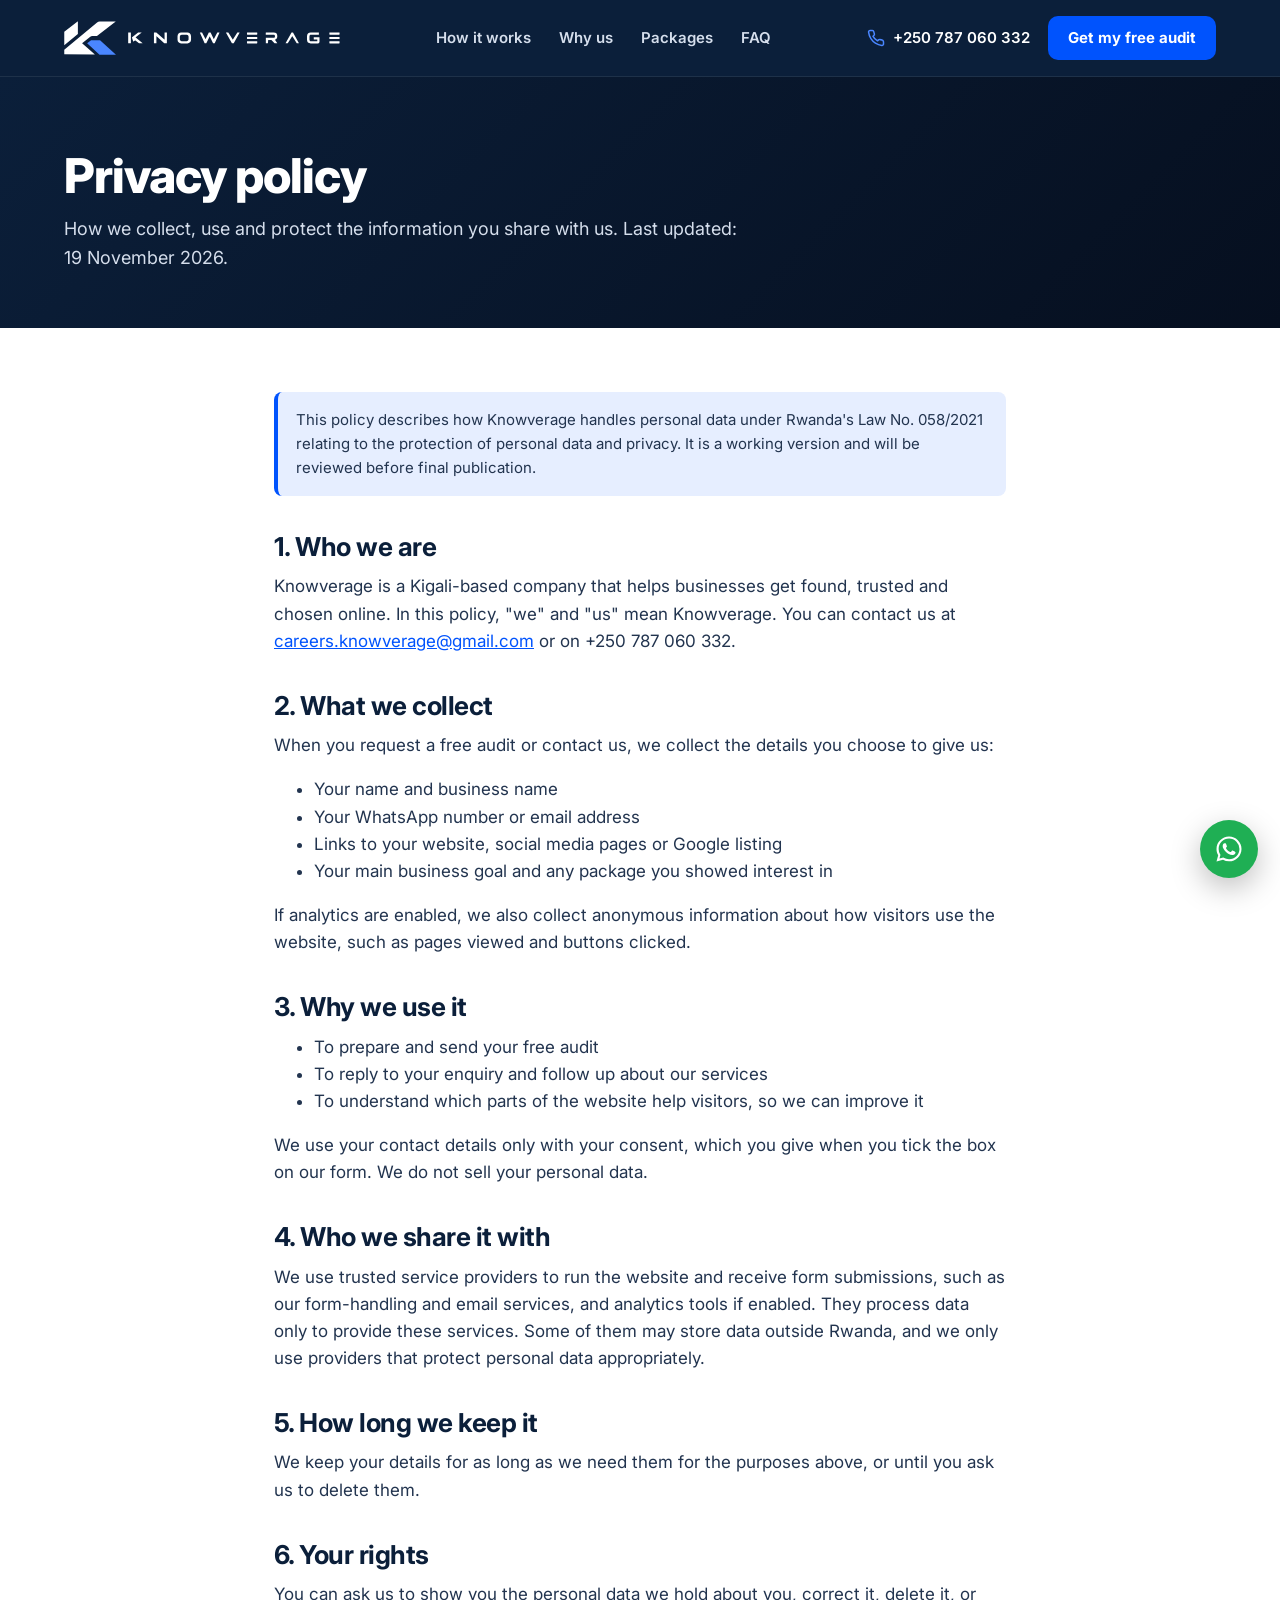
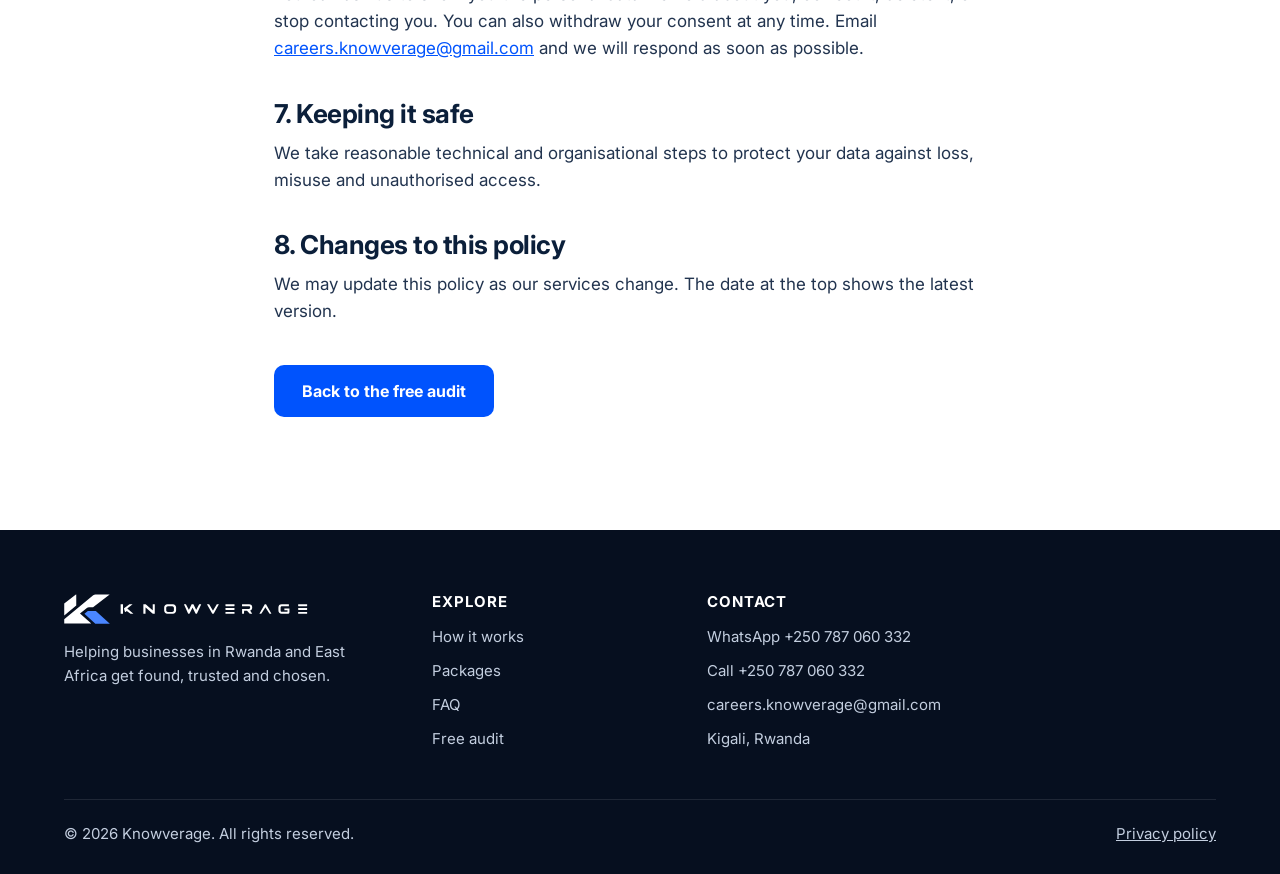
<file: privacy.html>
<!doctype html>
<html lang="en">
<head>
  <meta charset="utf-8">
  <meta name="viewport" content="width=device-width, initial-scale=1">
  <title>Privacy Policy | Knowverage</title>
  <meta name="description" content="How Knowverage collects, uses and protects the personal data you share through our website.">
  <link rel="canonical" href="https://asifiweafisa.github.io/knowverage-website/privacy.html">
  <meta name="theme-color" content="#0B1F3A">
  <link rel="icon" type="image/svg+xml" href="assets/favicon.svg">
  <link rel="icon" type="image/png" sizes="32x32" href="assets/favicon-32.png">
  <link rel="apple-touch-icon" href="assets/apple-touch-icon.png">
  <link rel="preconnect" href="https://fonts.googleapis.com">
  <link rel="preconnect" href="https://fonts.gstatic.com" crossorigin>
  <link rel="stylesheet" href="https://fonts.googleapis.com/css2?family=Inter:wght@400;500;600;700;800&display=swap">
  <style>/* Knowverage website styles. Colours follow the Knowverage Brand Color Guide. */
:root {
  --navy: #0B1F3A;      /* Midnight Navy: headings, body text, dark sections */
  --royal: #0053FD;     /* Electric Royal: buttons and links on light */
  --royal-press: #0044D1;
  --royal-bright: #4A86FF; /* Bright Royal: accents and links on dark */
  --abyss: #060F1F;
  --cobalt: #06399C;
  --white: #FFFFFF;
  --cloud: #F4F7FB;     /* default light background */
  --ice: #E6EEFF;
  --mist: #DFE6F0;      /* borders */
  --slate: #3F5068;     /* secondary text on light */
  --steel: #8793A8;     /* captions on dark only */
  --success: #12A36B;
  --error: #E5484D;
  --font: "Inter", "Segoe UI", Helvetica, Arial, sans-serif;
  --max: 1200px;
  --radius: 14px;
  --header-h: 76px;
}

*, *::before, *::after { box-sizing: border-box; }
html { scroll-behavior: smooth; scroll-padding-top: calc(var(--header-h) + 12px); }
body {
  margin: 0;
  font-family: var(--font);
  font-size: 17px;
  line-height: 1.6;
  color: var(--navy);
  background: var(--white);
  -webkit-font-smoothing: antialiased;
  text-rendering: optimizeLegibility;
}
img, svg { display: block; max-width: 100%; }
a { color: var(--royal); }
h1, h2, h3, p, ul { margin-top: 0; }
h1, h2, h3 { letter-spacing: -0.02em; line-height: 1.12; }
button, input, select, textarea { font: inherit; }
:focus-visible { outline: 3px solid var(--royal-bright); outline-offset: 3px; border-radius: 4px; }

.container { width: 100%; max-width: var(--max); margin: 0 auto; padding: 0 24px; }
.skip-link {
  position: absolute; left: 16px; top: -60px; z-index: 200;
  background: var(--white); color: var(--navy); padding: 10px 16px; border-radius: 8px; font-weight: 700;
}
.skip-link:focus { top: 12px; }

/* ---------- Buttons ---------- */
.btn {
  display: inline-flex; align-items: center; justify-content: center; gap: 10px;
  min-height: 52px; padding: 0 26px; border-radius: 10px; border: 2px solid transparent;
  font-size: 16px; font-weight: 700; text-decoration: none; cursor: pointer;
  transition: background-color .18s ease, border-color .18s ease, color .18s ease, transform .18s ease;
}
.btn:hover { transform: translateY(-1px); }
.btn-primary { background: var(--royal); color: var(--white); }
.btn-primary:hover { background: var(--royal-press); }
.btn-outline-light { border-color: rgba(255,255,255,.45); color: var(--white); background: transparent; }
.btn-outline-light:hover { border-color: var(--white); background: rgba(255,255,255,.06); }
.btn-outline { border-color: var(--navy); color: var(--navy); background: transparent; }
.btn-outline:hover { background: var(--navy); color: var(--white); }
.btn-sm { min-height: 44px; padding: 0 18px; font-size: 15px; }
.btn svg { width: 20px; height: 20px; flex: none; }

/* ---------- Header ---------- */
.site-header {
  position: sticky; top: 0; z-index: 100;
  background: var(--navy);
  border-bottom: 1px solid rgba(255,255,255,.08);
}
.header-inner { display: flex; align-items: center; justify-content: space-between; gap: 24px; min-height: var(--header-h); }
.brand { display: inline-flex; align-items: center; }
.brand svg { height: 34px; width: auto; }
.nav { display: flex; align-items: center; gap: 28px; }
.nav a { color: #D5DEEC; text-decoration: none; font-size: 15px; font-weight: 600; }
.nav a:hover { color: var(--white); }
.header-actions { display: flex; align-items: center; gap: 18px; }
.header-phone { color: var(--white); text-decoration: none; font-size: 15px; font-weight: 600; display: inline-flex; align-items: center; gap: 8px; }
.header-phone svg { width: 18px; height: 18px; color: var(--royal-bright); }
.menu-toggle {
  display: none; width: 46px; height: 46px; border-radius: 10px; border: 1px solid rgba(255,255,255,.25);
  background: transparent; color: var(--white); cursor: pointer; align-items: center; justify-content: center;
}
.menu-toggle svg { width: 24px; height: 24px; }
.mobile-panel { display: none; }

/* ---------- Hero ---------- */
.hero {
  position: relative; overflow: hidden; color: var(--white);
  background:
    radial-gradient(900px 500px at 85% 20%, rgba(0,83,253,.32), rgba(0,83,253,0) 70%),
    linear-gradient(135deg, var(--navy) 0%, var(--abyss) 100%);
  padding: 88px 0 72px;
}
.hero-shape { position: absolute; right: -120px; bottom: -160px; width: 620px; opacity: .07; pointer-events: none; }
.hero-grid { position: relative; display: grid; grid-template-columns: 1.15fr .85fr; gap: 56px; align-items: center; }
.eyebrow {
  display: inline-flex; align-items: center; gap: 10px; margin-bottom: 22px;
  font-size: 14px; font-weight: 700; letter-spacing: .08em; text-transform: uppercase; color: var(--royal-bright);
}
.eyebrow::before { content: ""; width: 22px; height: 3px; border-radius: 2px; background: currentColor; }
.hero h1 { font-size: clamp(40px, 5.4vw, 64px); line-height: 1.05; font-weight: 800; margin-bottom: 22px; }
.hero h1 span { color: var(--royal-bright); }
.hero-sub { font-size: clamp(18px, 1.6vw, 20px); color: #D5DEEC; max-width: 600px; margin-bottom: 32px; }
.hero-actions { display: flex; flex-wrap: wrap; gap: 14px; margin-bottom: 32px; }
.hero-points { list-style: none; padding: 0; margin: 0; display: flex; flex-wrap: wrap; gap: 10px 26px; font-size: 15px; color: #D5DEEC; }
.hero-points li { display: inline-flex; align-items: center; gap: 8px; }
.hero-points svg { width: 18px; height: 18px; color: var(--royal-bright); }

.journey-card {
  background: rgba(255,255,255,.04); border: 1px solid rgba(255,255,255,.12);
  border-radius: 18px; padding: 26px; backdrop-filter: blur(6px);
}
.journey-title { font-size: 14px; font-weight: 700; letter-spacing: .08em; text-transform: uppercase; color: var(--steel); margin-bottom: 18px; }
.journey-step { display: flex; gap: 16px; align-items: flex-start; padding: 16px; border-radius: 12px; border: 1px solid rgba(255,255,255,.10); background: rgba(6,15,31,.35); }
.journey-step + .journey-step { margin-top: 12px; }
.journey-num {
  flex: none; width: 36px; height: 36px; border-radius: 9px; display: grid; place-items: center;
  background: rgba(74,134,255,.16); color: var(--royal-bright); font-weight: 800; font-size: 15px;
}
.journey-step strong { display: block; font-size: 17px; margin-bottom: 2px; }
.journey-step span { font-size: 15px; color: #C3CEDF; }
.journey-step.is-final { background: var(--royal); border-color: var(--royal); }
.journey-step.is-final .journey-num { background: rgba(255,255,255,.18); color: var(--white); }
.journey-step.is-final span { color: var(--ice); }

.industries { border-top: 1px solid rgba(255,255,255,.12); margin-top: 56px; padding-top: 26px; display: flex; flex-wrap: wrap; align-items: center; gap: 12px 14px; position: relative; }
.industries p { margin: 0 10px 0 0; font-size: 15px; color: #C3CEDF; }
.chip { display: inline-block; padding: 7px 14px; border-radius: 999px; border: 1px solid rgba(255,255,255,.18); font-size: 15px; color: var(--white); }

/* ---------- Sections ---------- */
.section { padding: 96px 0; }
.section-cloud { background: var(--cloud); }
.section-dark { background: var(--navy); color: var(--white); }
.section-head { max-width: 760px; margin-bottom: 52px; }
.section-head.center { margin-left: auto; margin-right: auto; text-align: center; }
.kicker { display: block; font-size: 14px; font-weight: 700; letter-spacing: .08em; text-transform: uppercase; color: var(--royal); margin-bottom: 14px; }
.section-dark .kicker { color: var(--royal-bright); }
.section h2 { font-size: clamp(32px, 3.6vw, 46px); font-weight: 800; margin-bottom: 18px; }
.lead { font-size: 19px; color: var(--slate); }
.section-dark .lead { color: #D5DEEC; }

/* Problem */
.problem-grid { display: grid; grid-template-columns: 1.1fr .9fr; gap: 56px; align-items: start; }
.leak-list { list-style: none; padding: 0; margin: 0; display: grid; gap: 14px; }
.leak-list li { display: flex; gap: 14px; align-items: flex-start; background: var(--white); border: 1px solid var(--mist); border-radius: var(--radius); padding: 18px 20px; }
.leak-icon { flex: none; width: 34px; height: 34px; border-radius: 9px; background: #FDECEC; color: #C62F34; display: grid; place-items: center; }
.leak-icon svg { width: 18px; height: 18px; }
.leak-list strong { display: block; font-size: 17px; }
.leak-list span { font-size: 15px; color: var(--slate); }

/* Method */
.method-grid { display: grid; grid-template-columns: repeat(3, 1fr); gap: 22px; }
.method-card { position: relative; border: 1px solid var(--mist); border-radius: 16px; padding: 30px 28px; background: var(--white); }
.method-step { display: inline-flex; align-items: center; gap: 10px; font-size: 14px; font-weight: 800; letter-spacing: .08em; text-transform: uppercase; color: var(--royal); margin-bottom: 18px; }
.method-step i { display: inline-block; width: 28px; height: 10px; background: var(--royal); transform: skewX(-38deg); border-radius: 2px; }
.method-card h3 { font-size: 23px; margin-bottom: 12px; }
.method-card p { color: var(--slate); font-size: 16px; }
.tick-list { list-style: none; padding: 0; margin: 18px 0 0; display: grid; gap: 10px; }
.tick-list li { display: flex; gap: 10px; align-items: flex-start; font-size: 16px; }
.tick-list svg { flex: none; width: 20px; height: 20px; margin-top: 3px; color: var(--royal); }

/* Why us */
.why-grid { display: grid; grid-template-columns: repeat(4, 1fr); gap: 20px; }
.why-item { padding: 26px 24px; border-radius: 16px; background: rgba(255,255,255,.04); border: 1px solid rgba(255,255,255,.12); }
.why-icon { width: 44px; height: 44px; border-radius: 11px; background: rgba(74,134,255,.16); color: var(--royal-bright); display: grid; place-items: center; margin-bottom: 18px; }
.why-icon svg { width: 22px; height: 22px; }
.why-item h3 { font-size: 19px; margin-bottom: 8px; }
.why-item p { margin: 0; font-size: 16px; color: #C3CEDF; }

/* Packages */
.package-grid { display: grid; grid-template-columns: repeat(3, 1fr); gap: 22px; align-items: stretch; }
.package { display: flex; flex-direction: column; background: var(--white); border: 1px solid var(--mist); border-radius: 18px; padding: 32px 28px; }
.package.is-featured { border: 2px solid var(--royal); box-shadow: 0 18px 50px rgba(11,31,58,.10); position: relative; }
.package-badge { position: absolute; top: -14px; left: 28px; background: var(--royal); color: var(--white); font-size: 13px; font-weight: 700; padding: 5px 12px; border-radius: 999px; }
.package-type { font-size: 14px; font-weight: 700; letter-spacing: .08em; text-transform: uppercase; color: var(--slate); margin-bottom: 8px; }
.package h3 { font-size: 26px; margin-bottom: 8px; }
.package-promise { color: var(--slate); font-size: 16px; min-height: 52px; }
.price { display: flex; align-items: baseline; gap: 6px; margin: 10px 0 4px; }
.price strong { font-size: 40px; font-weight: 800; letter-spacing: -0.02em; }
.price span { color: var(--slate); font-size: 16px; }
.price-meta { font-size: 15px; color: var(--slate); margin-bottom: 20px; }
.package .tick-list { margin: 0 0 18px; padding-top: 18px; border-top: 1px solid var(--mist); }
.scope { border-top: 1px solid var(--mist); margin-top: auto; }
.scope summary { cursor: pointer; padding: 14px 0; font-weight: 700; font-size: 15px; color: var(--royal); list-style: none; display: flex; justify-content: space-between; align-items: center; }
.scope summary::-webkit-details-marker { display: none; }
.scope summary::after { content: "+"; font-size: 22px; line-height: 1; }
.scope[open] summary::after { content: "−"; }
.scope ul { margin: 0 0 12px; padding-left: 20px; font-size: 15px; color: var(--slate); display: grid; gap: 6px; }
.scope p { font-size: 15px; color: var(--slate); margin: 0 0 14px; }
.package .btn { width: 100%; margin-top: 14px; }
.packages-note { margin: 34px 0 0; text-align: center; font-size: 17px; color: var(--slate); }
.packages-note a { font-weight: 700; }

/* Fit */
.fit-grid { display: grid; grid-template-columns: .9fr 1.1fr; gap: 56px; align-items: center; }
.fit-list { list-style: none; padding: 0; margin: 0; display: grid; gap: 14px; }
.fit-list li { display: flex; gap: 16px; align-items: center; background: var(--white); border: 1px solid var(--mist); border-radius: var(--radius); padding: 20px 22px; font-size: 18px; font-weight: 600; }
.fit-list span { flex: none; width: 36px; height: 36px; border-radius: 9px; background: var(--ice); color: var(--royal); display: grid; place-items: center; font-weight: 800; font-size: 15px; }

/* Next steps */
.steps { display: grid; grid-template-columns: repeat(3, 1fr); gap: 22px; counter-reset: s; }
.step { padding: 28px; border-radius: 16px; background: var(--cloud); border: 1px solid var(--mist); }
.step-num { font-size: 15px; font-weight: 800; color: var(--royal); margin-bottom: 10px; }
.step h3 { font-size: 20px; margin-bottom: 8px; }
.step p { margin: 0; color: var(--slate); font-size: 16px; }

/* FAQ */
.faq { max-width: 860px; margin: 0 auto; display: grid; gap: 12px; }
.faq details { background: var(--white); border: 1px solid var(--mist); border-radius: var(--radius); padding: 0 22px; }
.faq summary { cursor: pointer; list-style: none; padding: 20px 0; font-weight: 700; font-size: 18px; display: flex; justify-content: space-between; gap: 18px; align-items: center; }
.faq summary::-webkit-details-marker { display: none; }
.faq summary::after { content: "+"; color: var(--royal); font-size: 24px; line-height: 1; flex: none; }
.faq details[open] summary::after { content: "−"; }
.faq details p { margin: 0 0 20px; color: var(--slate); }

/* Audit form */
.audit { background: linear-gradient(135deg, var(--navy) 0%, var(--abyss) 100%); color: var(--white); position: relative; overflow: hidden; }
.audit-grid { display: grid; grid-template-columns: .9fr 1.1fr; gap: 56px; align-items: start; position: relative; }
.audit h2 { color: var(--white); }
.audit .kicker { color: var(--royal-bright); }
.audit .lead { color: #D5DEEC; }
.audit-points { list-style: none; padding: 0; margin: 26px 0 30px; display: grid; gap: 12px; }
.audit-points li { display: flex; gap: 12px; align-items: flex-start; color: #D5DEEC; }
.audit-points svg { flex: none; width: 20px; height: 20px; margin-top: 3px; color: var(--royal-bright); }
.contact-lines { display: grid; gap: 10px; font-size: 16px; }
.contact-lines a { color: var(--white); text-decoration: none; font-weight: 600; display: inline-flex; gap: 10px; align-items: center; }
.contact-lines a:hover { color: var(--royal-bright); }
.contact-lines svg { width: 20px; height: 20px; color: var(--royal-bright); }
.form-card { background: var(--white); color: var(--navy); border-radius: 18px; padding: 34px; box-shadow: 0 30px 80px rgba(0,0,0,.30); }
.form-card h3 { font-size: 22px; margin-bottom: 6px; }
.form-card > p { color: var(--slate); font-size: 16px; margin-bottom: 22px; }
.field { display: grid; gap: 6px; margin-bottom: 16px; }
.field label { font-size: 15px; font-weight: 700; }
.field input, .field select {
  width: 100%; min-height: 50px; padding: 12px 14px; border: 1.5px solid #B8C4D6; border-radius: 10px;
  background: var(--white); color: var(--navy); font-size: 16px;
}
.field input:focus, .field select:focus { outline: none; border-color: var(--royal); box-shadow: 0 0 0 3px rgba(0,83,253,.18); }
.field input[aria-invalid="true"], .field select[aria-invalid="true"] { border-color: var(--error); }
.field-row { display: grid; grid-template-columns: 1fr 1fr; gap: 0 16px; }
.consent { display: flex; gap: 10px; align-items: flex-start; font-size: 15px; color: var(--slate); margin: 4px 0 20px; }
.consent input { width: 20px; height: 20px; margin-top: 2px; flex: none; accent-color: var(--royal); }
.form-card .btn { width: 100%; }
.form-error { min-height: 22px; margin: 12px 0 0; color: #C62F34; font-size: 15px; font-weight: 600; }
.form-alt { margin: 14px 0 0; text-align: center; font-size: 15px; color: var(--slate); }
.hp { position: absolute; left: -9999px; width: 1px; height: 1px; overflow: hidden; }

/* Footer */
.site-footer { background: var(--abyss); color: #C3CEDF; padding: 64px 0 28px; font-size: 15px; }
.footer-grid { display: grid; grid-template-columns: 1.4fr 1fr 1fr 1fr; gap: 40px; }
.footer-grid h3 { color: var(--white); font-size: 15px; letter-spacing: .06em; text-transform: uppercase; margin-bottom: 14px; }
.footer-grid ul { list-style: none; padding: 0; margin: 0; display: grid; gap: 10px; }
.footer-grid a { color: #C3CEDF; text-decoration: none; }
.footer-grid a:hover { color: var(--white); }
.footer-brand svg { height: 30px; width: auto; margin-bottom: 16px; }
.footer-brand p { max-width: 320px; margin: 0; }
.footer-bottom { border-top: 1px solid rgba(255,255,255,.10); margin-top: 48px; padding-top: 22px; display: flex; flex-wrap: wrap; justify-content: space-between; gap: 12px; }
.footer-bottom a { color: #C3CEDF; }

/* WhatsApp float and mobile bar */
.wa-float {
  position: fixed; right: 22px; bottom: 22px; z-index: 90; width: 58px; height: 58px; border-radius: 50%;
  background: #1FAF54; color: var(--white); display: grid; place-items: center; box-shadow: 0 10px 30px rgba(0,0,0,.25);
}
.wa-float svg { width: 30px; height: 30px; }
.mobile-bar { display: none; }

/* Simple pages */
.page-hero { background: linear-gradient(135deg, var(--navy) 0%, var(--abyss) 100%); color: var(--white); padding: 72px 0 56px; }
.page-hero h1 { font-size: clamp(34px, 4vw, 48px); font-weight: 800; margin-bottom: 12px; }
.page-hero p { color: #D5DEEC; margin: 0; max-width: 680px; font-size: 18px; }
.prose { max-width: 780px; padding: 64px 24px 96px; margin: 0 auto; }
.prose h2 { font-size: 26px; margin: 36px 0 12px; }
.prose p, .prose li { color: #22344F; }
.notice { background: var(--ice); border-left: 4px solid var(--royal); padding: 16px 18px; border-radius: 8px; font-size: 15px; }

/* Reveal: content is visible without JavaScript; motion is an extra */
.js .reveal { opacity: 0; transform: translateY(16px); transition: opacity .6s ease, transform .6s ease; }
.js .reveal.is-visible { opacity: 1; transform: none; }

/* ---------- Responsive ---------- */
@media (max-width: 1080px) {
  .nav, .header-phone { display: none; }
  .menu-toggle { display: inline-flex; }
  .mobile-panel {
    display: none; position: absolute; left: 0; right: 0; top: 100%;
    background: var(--navy); border-top: 1px solid rgba(255,255,255,.08); padding: 10px 24px 24px;
    box-shadow: 0 20px 40px rgba(0,0,0,.3);
  }
  .mobile-panel.is-open { display: block; }
  .mobile-panel a { display: block; padding: 14px 0; border-bottom: 1px solid rgba(255,255,255,.08); color: var(--white); text-decoration: none; font-size: 18px; font-weight: 600; }
  .mobile-panel a.btn { display: flex; margin-top: 18px; width: 100%; padding: 0 20px; border-bottom: 0; color: var(--white); }
  .why-grid { grid-template-columns: 1fr 1fr; }
}
@media (max-width: 900px) {
  .hero-grid, .problem-grid, .fit-grid, .audit-grid { grid-template-columns: 1fr; gap: 40px; }
  .method-grid, .steps { grid-template-columns: 1fr; }
  .package-grid { grid-template-columns: 1fr; max-width: 560px; margin: 0 auto; }
  .package-promise { min-height: 0; }
  .footer-grid { grid-template-columns: 1fr 1fr; }
}
@media (max-width: 640px) {
  body { font-size: 16px; }
  .section { padding: 72px 0; }
  .container { padding: 0 20px; }
  .hero { padding: 56px 0 48px; }
  .header-actions .btn { display: none; }
  .brand svg { height: 26px; }
  .why-grid, .field-row, .footer-grid { grid-template-columns: 1fr; }
  .hero-actions .btn { width: 100%; }
  .form-card { padding: 24px 20px; }
  .wa-float { display: none; }
  .mobile-bar {
    display: grid; grid-template-columns: 1fr 1fr; gap: 10px; position: fixed; left: 0; right: 0; bottom: 0; z-index: 90;
    padding: 10px 12px calc(10px + env(safe-area-inset-bottom)); background: var(--white); border-top: 1px solid var(--mist);
    box-shadow: 0 -8px 24px rgba(11,31,58,.10);
  }
  .mobile-bar .btn { min-height: 48px; padding: 0 12px; font-size: 15px; }
  .mobile-bar .btn-wa { background: #1FAF54; color: var(--white); }
  body { padding-bottom: 72px; }
}
@media (prefers-reduced-motion: reduce) {
  html { scroll-behavior: auto; }
  *, *::before, *::after { transition: none !important; animation: none !important; }
  .js .reveal { opacity: 1; transform: none; }
}
</style>
  <script>document.documentElement.classList.add("js");</script>
  
</head>
<body>
  <a class="skip-link" href="#main">Skip to content</a>
  <header class="site-header">
    <div class="container header-inner">
      <a class="brand" href="index.html" aria-label="Knowverage home"><svg viewBox="96.5 55.5 499.5 61.5" role="img" aria-label="Knowverage"><path fill="#FFFFFF" d="M190.1 56.48H161.02c-1.64 0-3.18.57-4.68 1.73L96.98 107.44v8.39l55.42.26-23.16-20.47 14.77-11.71c.99-.71 2.15-1.08 3.49-1.08l8.59-.26L190.1 56.48Z"/><path fill="#FFFFFF" d="M121.62 55.97L96.98 75.16V99.56l24.63-20.69V55.97Z"/><path fill="#4A86FF" d="M138.34 95.88l22.39 20.47h29.79l-28.8-26.11H145.46l-7.11 5.64Z"/><g transform="translate(130.62,-194.27) scale(1.9)"><path fill="#FFFFFF" d="M43.15 142.76c0-.17.09-.26.26-.26h2.04c.17 0 .26.08.26.26v9.67c0 .2-.08.28-.26.28H43.41c-.17 0-.26-.09-.26-.26v-9.69Zm9.47-.26h3.43l-5.73 4.48c-.08.08-.08.17 0 .23l6.61 5.5H53.76c-.11 0-.23-.03-.31-.11l-3.4-2.61c-.14-.08-.25-.08-.43 0l-1.36.91c-.2.14-.31.08-.37-.11l-1.11-3.49c-.06-.14 0-.28.14-.4l5.7-4.39Z"/><path fill="#FFFFFF" d="M67.67 142.71c0-.14.08-.2.23-.2h1.9c.14 0 .28.06.37.14l7.46 6.46c.11.11.17.08.17-.06l-.03-6.35c.03-.14.08-.2.25-.2h1.76c.14 0 .23.08.23.23l-.03 9.75c.03.14-.06.23-.2.23H77.85c-.11 0-.26-.06-.34-.14l-7.34-6.63c-.11-.08-.14-.06-.14.09L70 152.49c0 .14-.06.23-.2.23H67.87c-.14 0-.2-.09-.2-.23v-9.78Z"/><path fill="#FFFFFF" d="M93.5 142.51h6.09c1.87 0 3.4 1.5 3.4 3.37v3.49c0 1.87-1.53 3.4-3.4 3.4H93.5c-1.87 0-3.37-1.53-3.37-3.4v-3.49c0-1.87 1.5-3.37 3.37-3.37Zm.65 2.13c-.99 0-1.81.82-1.81 1.81v2.49c0 .99.82 1.82 1.81 1.82H98.8c1.02 0 1.84-.82 1.84-1.82v-2.49c0-.99-.82-1.81-1.84-1.81H94.15Z"/><path fill="#FFFFFF" d="M111.44 142.65c-.03-.08 0-.14.11-.14h1.79c.11 0 .2.06.25.14l3.12 5.87c.06.11.14.11.17 0l2.89-5.87c.06-.08.14-.14.25-.14h1.42c.14 0 .23.06.28.14l2.86 5.87c.06.11.11.11.17 0l3.12-5.87c.09-.08.17-.14.28-.14h1.76c.14 0 .17.06.11.17l-4.48 9.86c-.03.11-.11.17-.23.17H124.2c-.11 0-.2-.06-.23-.14l-3.15-6.35c-.06-.11-.08-.11-.14 0l-3.15 6.32c-.06.11-.11.17-.23.17h-1.16c-.11 0-.17-.06-.23-.17l-4.48-9.89Z"/><path fill="#FFFFFF" d="M136.3 142.65c-.06-.08-.03-.14.08-.14h1.96c.11 0 .2.06.28.14l4.05 6.52c.06.11.14.11.2 0l4.03-6.52c.06-.08.14-.14.26-.14h1.9c.14 0 .17.06.11.14l-5.53 9.89c-.06.11-.14.17-.26.17h-1.22c-.11 0-.2-.06-.26-.14l-5.61-9.92Z"/><path fill="#FFFFFF" d="M156.62 142.51h9.01c.2 0 .4.17.4.37v1.28c0 .2-.2.4-.4.4h-9.01c-.2 0-.37-.2-.37-.4v-1.28c0-.2.17-.37.37-.37Zm0 4.11h9.01c.2 0 .4.17.4.4v1.22c0 .23-.2.4-.4.4h-9.01c-.2 0-.37-.17-.37-.4v-1.22c0-.23.17-.4.37-.4Zm0 4.14h9.01c.2 0 .4.17.4.4v1.22c0 .2-.2.4-.4.4h-9.01c-.2 0-.37-.2-.37-.4v-1.22c0-.23.17-.4.37-.4Z"/><path fill="#FFFFFF" d="M174.4 142.51h7.26c2.3 0 3.46 1.08 3.46 3.26 0 2.04-.77 3.23-2.27 3.51l2.27 3.43h-2.64l-2.98-3.26h-3.06l-.26 3.26H174.2v-5.19h7.37c.88 0 1.33-.48 1.33-1.45 0-.99-.45-1.47-1.3-1.47l-7.48-.03v-1.79c0-.2.11-.28.31-.28h-.03Z"/><path fill="#FFFFFF" d="M192.97 152.54c-.03.11 0 .17.11.17h1.73c.11 0 .23-.06.28-.14l4.17-6.63c.06-.08.14-.08.2.03l4.17 6.58c.06.11.17.17.28.17h1.7c.14 0 .17-.06.11-.14l-5.53-9.92c-.06-.08-.14-.14-.25-.14h-1.19c-.11 0-.17.06-.23.14l-5.56 9.89Z"/><path fill="#FFFFFF" d="M217.03 142.51h7.65v2.07h-7.65c-.85 0-1.28.57-1.28 1.62l-.03 2.52c.03 1.33.45 2.01 1.33 2.01l5.81-.03c.23.03.34-.08.34-.31v-1.36h-3.35l-.06-2.01h5.21c.2 0 .28.14.28.37v3.71c0 1.11-.74 1.67-2.18 1.67h-6.09c-2.41 0-3.63-1.22-3.63-3.66v-2.92c0-2.47 1.22-3.68 3.66-3.68h-.03Z"/><path fill="#FFFFFF" d="M235.06 142.51h8.93c.2 0 .4.17.4.37v1.28c0 .2-.2.4-.4.4h-8.93c-.2 0-.37-.2-.37-.4v-1.28c0-.2.17-.37.37-.37Zm0 4.11h8.93c.2 0 .4.17.4.4v1.22c0 .23-.2.4-.4.4h-8.93c-.2 0-.37-.17-.37-.4v-1.22c0-.23.17-.4.37-.4Zm0 4.14h8.93c.2 0 .4.17.4.4v1.22c0 .2-.2.4-.4.4h-8.93c-.2 0-.37-.2-.37-.4v-1.22c0-.23.17-.4.37-.4Z"/></g></svg></a>
      <nav class="nav" aria-label="Main"><a href="index.html#how-it-works">How it works</a><a href="index.html#why-us">Why us</a><a href="index.html#packages">Packages</a><a href="index.html#faq">FAQ</a></nav>
      <div class="header-actions">
        <a class="header-phone" href="tel:+250787060332" data-cta="header_phone"><svg viewBox="0 0 24 24" fill="none" stroke="currentColor" stroke-width="2" stroke-linecap="round" stroke-linejoin="round" aria-hidden="true"><path d="M22 16.9v3a2 2 0 0 1-2.2 2 19.8 19.8 0 0 1-8.6-3.1 19.5 19.5 0 0 1-6-6A19.8 19.8 0 0 1 2.1 4.2 2 2 0 0 1 4.1 2h3a2 2 0 0 1 2 1.7c.1.9.4 1.8.7 2.7a2 2 0 0 1-.5 2.1L8 9.8a16 16 0 0 0 6 6l1.3-1.3a2 2 0 0 1 2.1-.4c.9.3 1.8.6 2.7.7a2 2 0 0 1 1.7 2Z"/></svg> +250 787 060 332</a>
        <a class="btn btn-primary btn-sm" href="index.html#free-audit" data-cta="header_audit">Get my free audit</a>
        <button class="menu-toggle" type="button" aria-expanded="false" aria-controls="mobile-panel" aria-label="Open menu"><svg viewBox="0 0 24 24" fill="none" stroke="currentColor" stroke-width="2" stroke-linecap="round" stroke-linejoin="round" aria-hidden="true"><path d="M4 7h16M4 12h16M4 17h16"/></svg></button>
      </div>
    </div>
    <div class="mobile-panel" id="mobile-panel">
      <a href="index.html#how-it-works">How it works</a><a href="index.html#why-us">Why us</a><a href="index.html#packages">Packages</a><a href="index.html#faq">FAQ</a>
      <a href="tel:+250787060332" data-cta="menu_phone">Call +250 787 060 332</a>
      <a class="btn btn-primary" href="index.html#free-audit" data-cta="menu_audit">Get my free audit</a>
    </div>
  </header>
  <main id="main">
    <section class="page-hero">
      <div class="container">
        <h1>Privacy policy</h1>
        <p>How we collect, use and protect the information you share with us. Last updated: 19 November 2026.</p>
      </div>
    </section>
    <div class="prose">
      <p class="notice">This policy describes how Knowverage handles personal data under Rwanda's Law No. 058/2021 relating to the protection of personal data and privacy. It is a working version and will be reviewed before final publication.</p>

      <h2>1. Who we are</h2>
      <p>Knowverage is a Kigali-based company that helps businesses get found, trusted and chosen online. In this policy, "we" and "us" mean Knowverage. You can contact us at <a href="mailto:careers.knowverage@gmail.com">careers.knowverage@gmail.com</a> or on +250 787 060 332.</p>

      <h2>2. What we collect</h2>
      <p>When you request a free audit or contact us, we collect the details you choose to give us:</p>
      <ul>
        <li>Your name and business name</li>
        <li>Your WhatsApp number or email address</li>
        <li>Links to your website, social media pages or Google listing</li>
        <li>Your main business goal and any package you showed interest in</li>
      </ul>
      <p>If analytics are enabled, we also collect anonymous information about how visitors use the website, such as pages viewed and buttons clicked.</p>

      <h2>3. Why we use it</h2>
      <ul>
        <li>To prepare and send your free audit</li>
        <li>To reply to your enquiry and follow up about our services</li>
        <li>To understand which parts of the website help visitors, so we can improve it</li>
      </ul>
      <p>We use your contact details only with your consent, which you give when you tick the box on our form. We do not sell your personal data.</p>

      <h2>4. Who we share it with</h2>
      <p>We use trusted service providers to run the website and receive form submissions, such as our form-handling and email services, and analytics tools if enabled. They process data only to provide these services. Some of them may store data outside Rwanda, and we only use providers that protect personal data appropriately.</p>

      <h2>5. How long we keep it</h2>
      <p>We keep your details for as long as we need them for the purposes above, or until you ask us to delete them.</p>

      <h2>6. Your rights</h2>
      <p>You can ask us to show you the personal data we hold about you, correct it, delete it, or stop contacting you. You can also withdraw your consent at any time. Email <a href="mailto:careers.knowverage@gmail.com">careers.knowverage@gmail.com</a> and we will respond as soon as possible.</p>

      <h2>7. Keeping it safe</h2>
      <p>We take reasonable technical and organisational steps to protect your data against loss, misuse and unauthorised access.</p>

      <h2>8. Changes to this policy</h2>
      <p>We may update this policy as our services change. The date at the top shows the latest version.</p>

      <p style="margin-top:40px"><a class="btn btn-primary" href="index.html#free-audit">Back to the free audit</a></p>
    </div>
  </main>
  <footer class="site-footer">
    <div class="container">
      <div class="footer-grid">
        <div class="footer-brand"><svg viewBox="96.5 55.5 499.5 61.5" role="img" aria-label="Knowverage"><path fill="#FFFFFF" d="M190.1 56.48H161.02c-1.64 0-3.18.57-4.68 1.73L96.98 107.44v8.39l55.42.26-23.16-20.47 14.77-11.71c.99-.71 2.15-1.08 3.49-1.08l8.59-.26L190.1 56.48Z"/><path fill="#FFFFFF" d="M121.62 55.97L96.98 75.16V99.56l24.63-20.69V55.97Z"/><path fill="#4A86FF" d="M138.34 95.88l22.39 20.47h29.79l-28.8-26.11H145.46l-7.11 5.64Z"/><g transform="translate(130.62,-194.27) scale(1.9)"><path fill="#FFFFFF" d="M43.15 142.76c0-.17.09-.26.26-.26h2.04c.17 0 .26.08.26.26v9.67c0 .2-.08.28-.26.28H43.41c-.17 0-.26-.09-.26-.26v-9.69Zm9.47-.26h3.43l-5.73 4.48c-.08.08-.08.17 0 .23l6.61 5.5H53.76c-.11 0-.23-.03-.31-.11l-3.4-2.61c-.14-.08-.25-.08-.43 0l-1.36.91c-.2.14-.31.08-.37-.11l-1.11-3.49c-.06-.14 0-.28.14-.4l5.7-4.39Z"/><path fill="#FFFFFF" d="M67.67 142.71c0-.14.08-.2.23-.2h1.9c.14 0 .28.06.37.14l7.46 6.46c.11.11.17.08.17-.06l-.03-6.35c.03-.14.08-.2.25-.2h1.76c.14 0 .23.08.23.23l-.03 9.75c.03.14-.06.23-.2.23H77.85c-.11 0-.26-.06-.34-.14l-7.34-6.63c-.11-.08-.14-.06-.14.09L70 152.49c0 .14-.06.23-.2.23H67.87c-.14 0-.2-.09-.2-.23v-9.78Z"/><path fill="#FFFFFF" d="M93.5 142.51h6.09c1.87 0 3.4 1.5 3.4 3.37v3.49c0 1.87-1.53 3.4-3.4 3.4H93.5c-1.87 0-3.37-1.53-3.37-3.4v-3.49c0-1.87 1.5-3.37 3.37-3.37Zm.65 2.13c-.99 0-1.81.82-1.81 1.81v2.49c0 .99.82 1.82 1.81 1.82H98.8c1.02 0 1.84-.82 1.84-1.82v-2.49c0-.99-.82-1.81-1.84-1.81H94.15Z"/><path fill="#FFFFFF" d="M111.44 142.65c-.03-.08 0-.14.11-.14h1.79c.11 0 .2.06.25.14l3.12 5.87c.06.11.14.11.17 0l2.89-5.87c.06-.08.14-.14.25-.14h1.42c.14 0 .23.06.28.14l2.86 5.87c.06.11.11.11.17 0l3.12-5.87c.09-.08.17-.14.28-.14h1.76c.14 0 .17.06.11.17l-4.48 9.86c-.03.11-.11.17-.23.17H124.2c-.11 0-.2-.06-.23-.14l-3.15-6.35c-.06-.11-.08-.11-.14 0l-3.15 6.32c-.06.11-.11.17-.23.17h-1.16c-.11 0-.17-.06-.23-.17l-4.48-9.89Z"/><path fill="#FFFFFF" d="M136.3 142.65c-.06-.08-.03-.14.08-.14h1.96c.11 0 .2.06.28.14l4.05 6.52c.06.11.14.11.2 0l4.03-6.52c.06-.08.14-.14.26-.14h1.9c.14 0 .17.06.11.14l-5.53 9.89c-.06.11-.14.17-.26.17h-1.22c-.11 0-.2-.06-.26-.14l-5.61-9.92Z"/><path fill="#FFFFFF" d="M156.62 142.51h9.01c.2 0 .4.17.4.37v1.28c0 .2-.2.4-.4.4h-9.01c-.2 0-.37-.2-.37-.4v-1.28c0-.2.17-.37.37-.37Zm0 4.11h9.01c.2 0 .4.17.4.4v1.22c0 .23-.2.4-.4.4h-9.01c-.2 0-.37-.17-.37-.4v-1.22c0-.23.17-.4.37-.4Zm0 4.14h9.01c.2 0 .4.17.4.4v1.22c0 .2-.2.4-.4.4h-9.01c-.2 0-.37-.2-.37-.4v-1.22c0-.23.17-.4.37-.4Z"/><path fill="#FFFFFF" d="M174.4 142.51h7.26c2.3 0 3.46 1.08 3.46 3.26 0 2.04-.77 3.23-2.27 3.51l2.27 3.43h-2.64l-2.98-3.26h-3.06l-.26 3.26H174.2v-5.19h7.37c.88 0 1.33-.48 1.33-1.45 0-.99-.45-1.47-1.3-1.47l-7.48-.03v-1.79c0-.2.11-.28.31-.28h-.03Z"/><path fill="#FFFFFF" d="M192.97 152.54c-.03.11 0 .17.11.17h1.73c.11 0 .23-.06.28-.14l4.17-6.63c.06-.08.14-.08.2.03l4.17 6.58c.06.11.17.17.28.17h1.7c.14 0 .17-.06.11-.14l-5.53-9.92c-.06-.08-.14-.14-.25-.14h-1.19c-.11 0-.17.06-.23.14l-5.56 9.89Z"/><path fill="#FFFFFF" d="M217.03 142.51h7.65v2.07h-7.65c-.85 0-1.28.57-1.28 1.62l-.03 2.52c.03 1.33.45 2.01 1.33 2.01l5.81-.03c.23.03.34-.08.34-.31v-1.36h-3.35l-.06-2.01h5.21c.2 0 .28.14.28.37v3.71c0 1.11-.74 1.67-2.18 1.67h-6.09c-2.41 0-3.63-1.22-3.63-3.66v-2.92c0-2.47 1.22-3.68 3.66-3.68h-.03Z"/><path fill="#FFFFFF" d="M235.06 142.51h8.93c.2 0 .4.17.4.37v1.28c0 .2-.2.4-.4.4h-8.93c-.2 0-.37-.2-.37-.4v-1.28c0-.2.17-.37.37-.37Zm0 4.11h8.93c.2 0 .4.17.4.4v1.22c0 .23-.2.4-.4.4h-8.93c-.2 0-.37-.17-.37-.4v-1.22c0-.23.17-.4.37-.4Zm0 4.14h8.93c.2 0 .4.17.4.4v1.22c0 .2-.2.4-.4.4h-8.93c-.2 0-.37-.2-.37-.4v-1.22c0-.23.17-.4.37-.4Z"/></g></svg><p>Helping businesses in Rwanda and East Africa get found, trusted and chosen.</p></div>
        <div><h3>Explore</h3><ul>
          <li><a href="index.html#how-it-works">How it works</a></li><li><a href="index.html#packages">Packages</a></li>
          <li><a href="index.html#faq">FAQ</a></li><li><a href="index.html#free-audit">Free audit</a></li></ul></div>
        <div><h3>Contact</h3><ul>
          <li><a href="https://wa.me/250787060332?text=Hello%20Knowverage%2C%20I%20would%20like%20a%20free%20audit%20for%20my%20business." target="_blank" rel="noopener" data-cta="footer_whatsapp">WhatsApp +250 787 060 332</a></li>
          <li><a href="tel:+250787060332" data-cta="footer_phone">Call +250 787 060 332</a></li>
          <li><a href="mailto:careers.knowverage@gmail.com" data-cta="footer_email">careers.knowverage@gmail.com</a></li>
          <li>Kigali, Rwanda</li></ul></div>
        
      </div>
      <div class="footer-bottom"><span>© 2026 Knowverage. All rights reserved.</span><a href="privacy.html">Privacy policy</a></div>
    </div>
  </footer>
  <a class="wa-float" href="https://wa.me/250787060332?text=Hello%20Knowverage%2C%20I%20would%20like%20a%20free%20audit%20for%20my%20business." target="_blank" rel="noopener" aria-label="Chat with Knowverage on WhatsApp" data-cta="float_whatsapp"><svg viewBox="0 0 24 24" aria-hidden="true"><path fill="currentColor" d="M12.04 2C6.5 2 2 6.46 2 11.95c0 1.76.47 3.47 1.36 4.98L2 22l5.2-1.35a10.1 10.1 0 0 0 4.84 1.23h.01C17.58 21.88 22 17.42 22 11.93 22 9.28 20.96 6.8 19.08 4.93A10 10 0 0 0 12.04 2Zm0 18.2h-.01a8.4 8.4 0 0 1-4.27-1.16l-.31-.18-3.08.8.82-2.98-.2-.31a8.2 8.2 0 0 1-1.27-4.42c0-4.56 3.74-8.27 8.33-8.27 2.22 0 4.31.86 5.88 2.42a8.2 8.2 0 0 1 2.44 5.85c0 4.56-3.74 8.25-8.33 8.25Zm4.57-6.18c-.25-.12-1.48-.73-1.71-.81-.23-.08-.4-.12-.56.12-.17.25-.65.81-.79.98-.15.17-.29.19-.54.06-.25-.12-1.06-.39-2.01-1.24a7.6 7.6 0 0 1-1.39-1.72c-.15-.25-.02-.38.11-.5.11-.11.25-.29.37-.44.12-.15.17-.25.25-.41.08-.17.04-.31-.02-.44-.06-.12-.56-1.34-.77-1.84-.2-.48-.41-.42-.56-.42h-.48a.92.92 0 0 0-.67.31c-.23.25-.88.86-.88 2.09s.9 2.43 1.03 2.6c.12.17 1.78 2.7 4.3 3.79.6.26 1.07.41 1.44.53.6.19 1.15.16 1.58.1.48-.07 1.48-.6 1.69-1.19.21-.58.21-1.08.15-1.19-.06-.1-.23-.17-.48-.29Z"/></svg></a>
  <div class="mobile-bar">
    <a class="btn btn-primary" href="index.html#free-audit" data-cta="bar_audit">Free audit</a>
    <a class="btn btn-wa" href="https://wa.me/250787060332?text=Hello%20Knowverage%2C%20I%20would%20like%20a%20free%20audit%20for%20my%20business." target="_blank" rel="noopener" data-cta="bar_whatsapp"><svg viewBox="0 0 24 24" aria-hidden="true"><path fill="currentColor" d="M12.04 2C6.5 2 2 6.46 2 11.95c0 1.76.47 3.47 1.36 4.98L2 22l5.2-1.35a10.1 10.1 0 0 0 4.84 1.23h.01C17.58 21.88 22 17.42 22 11.93 22 9.28 20.96 6.8 19.08 4.93A10 10 0 0 0 12.04 2Zm0 18.2h-.01a8.4 8.4 0 0 1-4.27-1.16l-.31-.18-3.08.8.82-2.98-.2-.31a8.2 8.2 0 0 1-1.27-4.42c0-4.56 3.74-8.27 8.33-8.27 2.22 0 4.31.86 5.88 2.42a8.2 8.2 0 0 1 2.44 5.85c0 4.56-3.74 8.25-8.33 8.25Zm4.57-6.18c-.25-.12-1.48-.73-1.71-.81-.23-.08-.4-.12-.56.12-.17.25-.65.81-.79.98-.15.17-.29.19-.54.06-.25-.12-1.06-.39-2.01-1.24a7.6 7.6 0 0 1-1.39-1.72c-.15-.25-.02-.38.11-.5.11-.11.25-.29.37-.44.12-.15.17-.25.25-.41.08-.17.04-.31-.02-.44-.06-.12-.56-1.34-.77-1.84-.2-.48-.41-.42-.56-.42h-.48a.92.92 0 0 0-.67.31c-.23.25-.88.86-.88 2.09s.9 2.43 1.03 2.6c.12.17 1.78 2.7 4.3 3.79.6.26 1.07.41 1.44.53.6.19 1.15.16 1.58.1.48-.07 1.48-.6 1.69-1.19.21-.58.21-1.08.15-1.19-.06-.1-.23-.17-.48-.29Z"/></svg> WhatsApp</a>
  </div>
  <script>(function () {
  "use strict";

  // Analytics helper: sends events to GA4 and Meta Pixel only when they are installed.
  function track(name, params) {
    params = params || {};
    if (typeof window.gtag === "function") window.gtag("event", name, params);
    if (typeof window.fbq === "function") {
      if (name === "generate_lead") window.fbq("track", "Lead", params);
      else if (name === "contact") window.fbq("track", "Contact", params);
    }
  }

  // Mobile menu
  var toggle = document.querySelector(".menu-toggle");
  var panel = document.getElementById("mobile-panel");
  if (toggle && panel) {
    toggle.addEventListener("click", function () {
      var open = panel.classList.toggle("is-open");
      toggle.setAttribute("aria-expanded", String(open));
      toggle.setAttribute("aria-label", open ? "Close menu" : "Open menu");
    });
    panel.addEventListener("click", function (e) {
      if (e.target.closest("a")) {
        panel.classList.remove("is-open");
        toggle.setAttribute("aria-expanded", "false");
        toggle.setAttribute("aria-label", "Open menu");
      }
    });
    document.addEventListener("keydown", function (e) {
      if (e.key === "Escape" && panel.classList.contains("is-open")) {
        panel.classList.remove("is-open");
        toggle.setAttribute("aria-expanded", "false");
        toggle.focus();
      }
    });
  }

  // Gentle reveal on scroll (content stays visible if this never runs)
  var items = document.querySelectorAll(".reveal");
  if ("IntersectionObserver" in window) {
    var io = new IntersectionObserver(function (entries) {
      entries.forEach(function (entry) {
        if (entry.isIntersecting) { entry.target.classList.add("is-visible"); io.unobserve(entry.target); }
      });
    }, { threshold: 0.1, rootMargin: "0px 0px -40px 0px" });
    items.forEach(function (el) { io.observe(el); });
  } else {
    items.forEach(function (el) { el.classList.add("is-visible"); });
  }

  // Track WhatsApp, phone, email and CTA clicks
  document.addEventListener("click", function (e) {
    var a = e.target.closest("a");
    if (!a) return;
    var href = a.getAttribute("href") || "";
    var label = a.getAttribute("data-cta") || "";
    if (href.indexOf("wa.me") !== -1) track("contact", { method: "whatsapp", location: label });
    else if (href.indexOf("tel:") === 0) track("contact", { method: "phone", location: label });
    else if (href.indexOf("mailto:") === 0) track("contact", { method: "email", location: label });
    else if (label) track("select_content", { content_type: "cta", item_id: label });
  });

  // Package buttons remember which package the visitor picked
  var form = document.getElementById("audit-form");
  document.querySelectorAll("[data-package]").forEach(function (btn) {
    btn.addEventListener("click", function () {
      if (!form) return;
      var field = form.querySelector('[name="package_interest"]');
      if (field) field.value = btn.getAttribute("data-package");
      track("select_item", { item_name: btn.getAttribute("data-package") });
    });
  });

  // Audit form: check required fields, then send it for real
  if (form) {
    var errorBox = document.getElementById("form-error");
    form.addEventListener("input", function (e) {
      if (e.target.matches("input, select")) e.target.removeAttribute("aria-invalid");
    });
    form.addEventListener("submit", function (e) {
      var missing = [];
      form.querySelectorAll("[required]").forEach(function (f) {
        var ok = f.type === "checkbox" ? f.checked : f.value.trim() !== "";
        if (!ok) { missing.push(f); f.setAttribute("aria-invalid", "true"); }
      });
      if (missing.length) {
        e.preventDefault();
        errorBox.textContent = missing.some(function (f) { return f.type === "checkbox"; }) && missing.length === 1
          ? "Please tick the box to agree to be contacted."
          : "Please fill in the highlighted fields.";
        missing[0].focus();
        return;
      }
      errorBox.textContent = "";
      var btn = form.querySelector('button[type="submit"]');
      if (btn) { btn.disabled = true; btn.textContent = "Sending your request..."; }
      track("generate_lead", { form: "free_audit", package: form.querySelector('[name="package_interest"]').value });
    });
  }

  // Thank-you page conversion event
  if (document.body.getAttribute("data-page") === "thank-you") track("generate_lead_confirmed", { form: "free_audit" });
})();
</script>
</body>
</html>
</file>
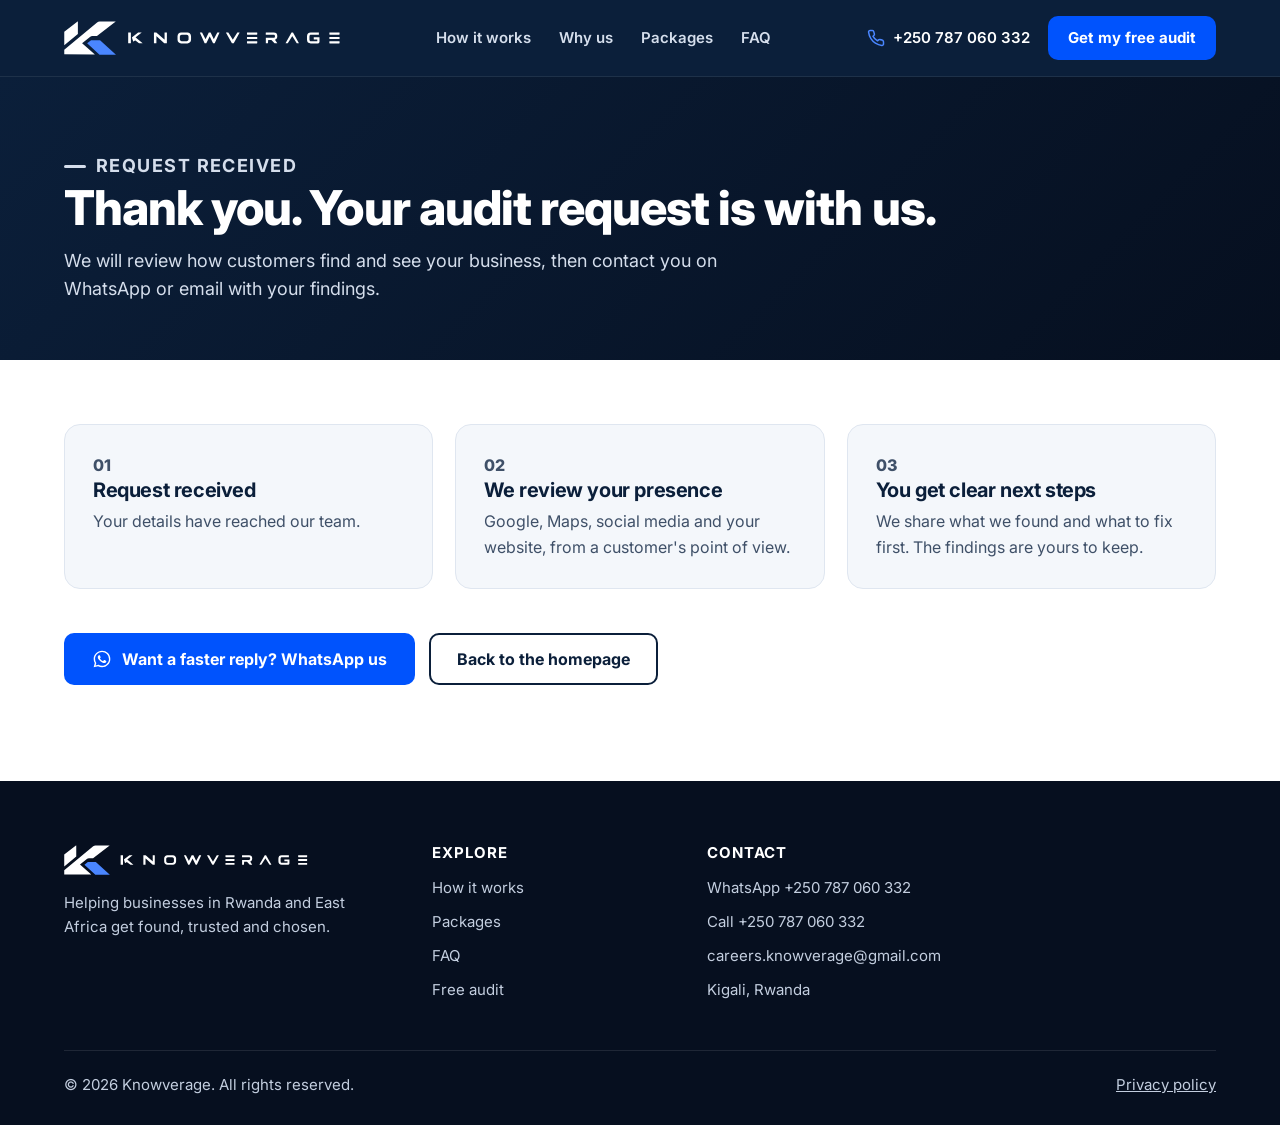
<file: thank-you.html>
<!doctype html>
<html lang="en">
<head>
  <meta charset="utf-8">
  <meta name="viewport" content="width=device-width, initial-scale=1">
  <title>Thank you | Knowverage</title>
  <meta name="robots" content="noindex">
  <meta name="theme-color" content="#0B1F3A">
  <link rel="icon" type="image/svg+xml" href="assets/favicon.svg">
  <link rel="icon" type="image/png" sizes="32x32" href="assets/favicon-32.png">
  <link rel="apple-touch-icon" href="assets/apple-touch-icon.png">
  <link rel="preconnect" href="https://fonts.googleapis.com">
  <link rel="preconnect" href="https://fonts.gstatic.com" crossorigin>
  <link rel="stylesheet" href="https://fonts.googleapis.com/css2?family=Inter:wght@400;500;600;700;800&display=swap">
  <style>/* Knowverage website styles. Colours follow the Knowverage Brand Color Guide. */
:root {
  --navy: #0B1F3A;      /* Midnight Navy: headings, body text, dark sections */
  --royal: #0053FD;     /* Electric Royal: buttons and links on light */
  --royal-press: #0044D1;
  --royal-bright: #4A86FF; /* Bright Royal: accents and links on dark */
  --abyss: #060F1F;
  --cobalt: #06399C;
  --white: #FFFFFF;
  --cloud: #F4F7FB;     /* default light background */
  --ice: #E6EEFF;
  --mist: #DFE6F0;      /* borders */
  --slate: #3F5068;     /* secondary text on light */
  --steel: #8793A8;     /* captions on dark only */
  --success: #12A36B;
  --error: #E5484D;
  --font: "Inter", "Segoe UI", Helvetica, Arial, sans-serif;
  --max: 1200px;
  --radius: 14px;
  --header-h: 76px;
}

*, *::before, *::after { box-sizing: border-box; }
html { scroll-behavior: smooth; scroll-padding-top: calc(var(--header-h) + 12px); }
body {
  margin: 0;
  font-family: var(--font);
  font-size: 17px;
  line-height: 1.6;
  color: var(--navy);
  background: var(--white);
  -webkit-font-smoothing: antialiased;
  text-rendering: optimizeLegibility;
}
img, svg { display: block; max-width: 100%; }
a { color: var(--royal); }
h1, h2, h3, p, ul { margin-top: 0; }
h1, h2, h3 { letter-spacing: -0.02em; line-height: 1.12; }
button, input, select, textarea { font: inherit; }
:focus-visible { outline: 3px solid var(--royal-bright); outline-offset: 3px; border-radius: 4px; }

.container { width: 100%; max-width: var(--max); margin: 0 auto; padding: 0 24px; }
.skip-link {
  position: absolute; left: 16px; top: -60px; z-index: 200;
  background: var(--white); color: var(--navy); padding: 10px 16px; border-radius: 8px; font-weight: 700;
}
.skip-link:focus { top: 12px; }

/* ---------- Buttons ---------- */
.btn {
  display: inline-flex; align-items: center; justify-content: center; gap: 10px;
  min-height: 52px; padding: 0 26px; border-radius: 10px; border: 2px solid transparent;
  font-size: 16px; font-weight: 700; text-decoration: none; cursor: pointer;
  transition: background-color .18s ease, border-color .18s ease, color .18s ease, transform .18s ease;
}
.btn:hover { transform: translateY(-1px); }
.btn-primary { background: var(--royal); color: var(--white); }
.btn-primary:hover { background: var(--royal-press); }
.btn-outline-light { border-color: rgba(255,255,255,.45); color: var(--white); background: transparent; }
.btn-outline-light:hover { border-color: var(--white); background: rgba(255,255,255,.06); }
.btn-outline { border-color: var(--navy); color: var(--navy); background: transparent; }
.btn-outline:hover { background: var(--navy); color: var(--white); }
.btn-sm { min-height: 44px; padding: 0 18px; font-size: 15px; }
.btn svg { width: 20px; height: 20px; flex: none; }

/* ---------- Header ---------- */
.site-header {
  position: sticky; top: 0; z-index: 100;
  background: var(--navy);
  border-bottom: 1px solid rgba(255,255,255,.08);
}
.header-inner { display: flex; align-items: center; justify-content: space-between; gap: 24px; min-height: var(--header-h); }
.brand { display: inline-flex; align-items: center; }
.brand svg { height: 34px; width: auto; }
.nav { display: flex; align-items: center; gap: 28px; }
.nav a { color: #D5DEEC; text-decoration: none; font-size: 15px; font-weight: 600; }
.nav a:hover { color: var(--white); }
.header-actions { display: flex; align-items: center; gap: 18px; }
.header-phone { color: var(--white); text-decoration: none; font-size: 15px; font-weight: 600; display: inline-flex; align-items: center; gap: 8px; }
.header-phone svg { width: 18px; height: 18px; color: var(--royal-bright); }
.menu-toggle {
  display: none; width: 46px; height: 46px; border-radius: 10px; border: 1px solid rgba(255,255,255,.25);
  background: transparent; color: var(--white); cursor: pointer; align-items: center; justify-content: center;
}
.menu-toggle svg { width: 24px; height: 24px; }
.mobile-panel { display: none; }

/* ---------- Hero ---------- */
.hero {
  position: relative; overflow: hidden; color: var(--white);
  background:
    radial-gradient(900px 500px at 85% 20%, rgba(0,83,253,.32), rgba(0,83,253,0) 70%),
    linear-gradient(135deg, var(--navy) 0%, var(--abyss) 100%);
  padding: 88px 0 72px;
}
.hero-shape { position: absolute; right: -120px; bottom: -160px; width: 620px; opacity: .07; pointer-events: none; }
.hero-grid { position: relative; display: grid; grid-template-columns: 1.15fr .85fr; gap: 56px; align-items: center; }
.eyebrow {
  display: inline-flex; align-items: center; gap: 10px; margin-bottom: 22px;
  font-size: 14px; font-weight: 700; letter-spacing: .08em; text-transform: uppercase; color: var(--royal-bright);
}
.eyebrow::before { content: ""; width: 22px; height: 3px; border-radius: 2px; background: currentColor; }
.hero h1 { font-size: clamp(40px, 5.4vw, 64px); line-height: 1.05; font-weight: 800; margin-bottom: 22px; }
.hero h1 span { color: var(--royal-bright); }
.hero-sub { font-size: clamp(18px, 1.6vw, 20px); color: #D5DEEC; max-width: 600px; margin-bottom: 32px; }
.hero-actions { display: flex; flex-wrap: wrap; gap: 14px; margin-bottom: 32px; }
.hero-points { list-style: none; padding: 0; margin: 0; display: flex; flex-wrap: wrap; gap: 10px 26px; font-size: 15px; color: #D5DEEC; }
.hero-points li { display: inline-flex; align-items: center; gap: 8px; }
.hero-points svg { width: 18px; height: 18px; color: var(--royal-bright); }

.journey-card {
  background: rgba(255,255,255,.04); border: 1px solid rgba(255,255,255,.12);
  border-radius: 18px; padding: 26px; backdrop-filter: blur(6px);
}
.journey-title { font-size: 14px; font-weight: 700; letter-spacing: .08em; text-transform: uppercase; color: var(--steel); margin-bottom: 18px; }
.journey-step { display: flex; gap: 16px; align-items: flex-start; padding: 16px; border-radius: 12px; border: 1px solid rgba(255,255,255,.10); background: rgba(6,15,31,.35); }
.journey-step + .journey-step { margin-top: 12px; }
.journey-num {
  flex: none; width: 36px; height: 36px; border-radius: 9px; display: grid; place-items: center;
  background: rgba(74,134,255,.16); color: var(--royal-bright); font-weight: 800; font-size: 15px;
}
.journey-step strong { display: block; font-size: 17px; margin-bottom: 2px; }
.journey-step span { font-size: 15px; color: #C3CEDF; }
.journey-step.is-final { background: var(--royal); border-color: var(--royal); }
.journey-step.is-final .journey-num { background: rgba(255,255,255,.18); color: var(--white); }
.journey-step.is-final span { color: var(--ice); }

.industries { border-top: 1px solid rgba(255,255,255,.12); margin-top: 56px; padding-top: 26px; display: flex; flex-wrap: wrap; align-items: center; gap: 12px 14px; position: relative; }
.industries p { margin: 0 10px 0 0; font-size: 15px; color: #C3CEDF; }
.chip { display: inline-block; padding: 7px 14px; border-radius: 999px; border: 1px solid rgba(255,255,255,.18); font-size: 15px; color: var(--white); }

/* ---------- Sections ---------- */
.section { padding: 96px 0; }
.section-cloud { background: var(--cloud); }
.section-dark { background: var(--navy); color: var(--white); }
.section-head { max-width: 760px; margin-bottom: 52px; }
.section-head.center { margin-left: auto; margin-right: auto; text-align: center; }
.kicker { display: block; font-size: 14px; font-weight: 700; letter-spacing: .08em; text-transform: uppercase; color: var(--royal); margin-bottom: 14px; }
.section-dark .kicker { color: var(--royal-bright); }
.section h2 { font-size: clamp(32px, 3.6vw, 46px); font-weight: 800; margin-bottom: 18px; }
.lead { font-size: 19px; color: var(--slate); }
.section-dark .lead { color: #D5DEEC; }

/* Problem */
.problem-grid { display: grid; grid-template-columns: 1.1fr .9fr; gap: 56px; align-items: start; }
.leak-list { list-style: none; padding: 0; margin: 0; display: grid; gap: 14px; }
.leak-list li { display: flex; gap: 14px; align-items: flex-start; background: var(--white); border: 1px solid var(--mist); border-radius: var(--radius); padding: 18px 20px; }
.leak-icon { flex: none; width: 34px; height: 34px; border-radius: 9px; background: #FDECEC; color: #C62F34; display: grid; place-items: center; }
.leak-icon svg { width: 18px; height: 18px; }
.leak-list strong { display: block; font-size: 17px; }
.leak-list span { font-size: 15px; color: var(--slate); }

/* Method */
.method-grid { display: grid; grid-template-columns: repeat(3, 1fr); gap: 22px; }
.method-card { position: relative; border: 1px solid var(--mist); border-radius: 16px; padding: 30px 28px; background: var(--white); }
.method-step { display: inline-flex; align-items: center; gap: 10px; font-size: 14px; font-weight: 800; letter-spacing: .08em; text-transform: uppercase; color: var(--royal); margin-bottom: 18px; }
.method-step i { display: inline-block; width: 28px; height: 10px; background: var(--royal); transform: skewX(-38deg); border-radius: 2px; }
.method-card h3 { font-size: 23px; margin-bottom: 12px; }
.method-card p { color: var(--slate); font-size: 16px; }
.tick-list { list-style: none; padding: 0; margin: 18px 0 0; display: grid; gap: 10px; }
.tick-list li { display: flex; gap: 10px; align-items: flex-start; font-size: 16px; }
.tick-list svg { flex: none; width: 20px; height: 20px; margin-top: 3px; color: var(--royal); }

/* Why us */
.why-grid { display: grid; grid-template-columns: repeat(4, 1fr); gap: 20px; }
.why-item { padding: 26px 24px; border-radius: 16px; background: rgba(255,255,255,.04); border: 1px solid rgba(255,255,255,.12); }
.why-icon { width: 44px; height: 44px; border-radius: 11px; background: rgba(74,134,255,.16); color: var(--royal-bright); display: grid; place-items: center; margin-bottom: 18px; }
.why-icon svg { width: 22px; height: 22px; }
.why-item h3 { font-size: 19px; margin-bottom: 8px; }
.why-item p { margin: 0; font-size: 16px; color: #C3CEDF; }

/* Packages */
.package-grid { display: grid; grid-template-columns: repeat(3, 1fr); gap: 22px; align-items: stretch; }
.package { display: flex; flex-direction: column; background: var(--white); border: 1px solid var(--mist); border-radius: 18px; padding: 32px 28px; }
.package.is-featured { border: 2px solid var(--royal); box-shadow: 0 18px 50px rgba(11,31,58,.10); position: relative; }
.package-badge { position: absolute; top: -14px; left: 28px; background: var(--royal); color: var(--white); font-size: 13px; font-weight: 700; padding: 5px 12px; border-radius: 999px; }
.package-type { font-size: 14px; font-weight: 700; letter-spacing: .08em; text-transform: uppercase; color: var(--slate); margin-bottom: 8px; }
.package h3 { font-size: 26px; margin-bottom: 8px; }
.package-promise { color: var(--slate); font-size: 16px; min-height: 52px; }
.price { display: flex; align-items: baseline; gap: 6px; margin: 10px 0 4px; }
.price strong { font-size: 40px; font-weight: 800; letter-spacing: -0.02em; }
.price span { color: var(--slate); font-size: 16px; }
.price-meta { font-size: 15px; color: var(--slate); margin-bottom: 20px; }
.package .tick-list { margin: 0 0 18px; padding-top: 18px; border-top: 1px solid var(--mist); }
.scope { border-top: 1px solid var(--mist); margin-top: auto; }
.scope summary { cursor: pointer; padding: 14px 0; font-weight: 700; font-size: 15px; color: var(--royal); list-style: none; display: flex; justify-content: space-between; align-items: center; }
.scope summary::-webkit-details-marker { display: none; }
.scope summary::after { content: "+"; font-size: 22px; line-height: 1; }
.scope[open] summary::after { content: "−"; }
.scope ul { margin: 0 0 12px; padding-left: 20px; font-size: 15px; color: var(--slate); display: grid; gap: 6px; }
.scope p { font-size: 15px; color: var(--slate); margin: 0 0 14px; }
.package .btn { width: 100%; margin-top: 14px; }
.packages-note { margin: 34px 0 0; text-align: center; font-size: 17px; color: var(--slate); }
.packages-note a { font-weight: 700; }

/* Fit */
.fit-grid { display: grid; grid-template-columns: .9fr 1.1fr; gap: 56px; align-items: center; }
.fit-list { list-style: none; padding: 0; margin: 0; display: grid; gap: 14px; }
.fit-list li { display: flex; gap: 16px; align-items: center; background: var(--white); border: 1px solid var(--mist); border-radius: var(--radius); padding: 20px 22px; font-size: 18px; font-weight: 600; }
.fit-list span { flex: none; width: 36px; height: 36px; border-radius: 9px; background: var(--ice); color: var(--royal); display: grid; place-items: center; font-weight: 800; font-size: 15px; }

/* Next steps */
.steps { display: grid; grid-template-columns: repeat(3, 1fr); gap: 22px; counter-reset: s; }
.step { padding: 28px; border-radius: 16px; background: var(--cloud); border: 1px solid var(--mist); }
.step-num { font-size: 15px; font-weight: 800; color: var(--royal); margin-bottom: 10px; }
.step h3 { font-size: 20px; margin-bottom: 8px; }
.step p { margin: 0; color: var(--slate); font-size: 16px; }

/* FAQ */
.faq { max-width: 860px; margin: 0 auto; display: grid; gap: 12px; }
.faq details { background: var(--white); border: 1px solid var(--mist); border-radius: var(--radius); padding: 0 22px; }
.faq summary { cursor: pointer; list-style: none; padding: 20px 0; font-weight: 700; font-size: 18px; display: flex; justify-content: space-between; gap: 18px; align-items: center; }
.faq summary::-webkit-details-marker { display: none; }
.faq summary::after { content: "+"; color: var(--royal); font-size: 24px; line-height: 1; flex: none; }
.faq details[open] summary::after { content: "−"; }
.faq details p { margin: 0 0 20px; color: var(--slate); }

/* Audit form */
.audit { background: linear-gradient(135deg, var(--navy) 0%, var(--abyss) 100%); color: var(--white); position: relative; overflow: hidden; }
.audit-grid { display: grid; grid-template-columns: .9fr 1.1fr; gap: 56px; align-items: start; position: relative; }
.audit h2 { color: var(--white); }
.audit .kicker { color: var(--royal-bright); }
.audit .lead { color: #D5DEEC; }
.audit-points { list-style: none; padding: 0; margin: 26px 0 30px; display: grid; gap: 12px; }
.audit-points li { display: flex; gap: 12px; align-items: flex-start; color: #D5DEEC; }
.audit-points svg { flex: none; width: 20px; height: 20px; margin-top: 3px; color: var(--royal-bright); }
.contact-lines { display: grid; gap: 10px; font-size: 16px; }
.contact-lines a { color: var(--white); text-decoration: none; font-weight: 600; display: inline-flex; gap: 10px; align-items: center; }
.contact-lines a:hover { color: var(--royal-bright); }
.contact-lines svg { width: 20px; height: 20px; color: var(--royal-bright); }
.form-card { background: var(--white); color: var(--navy); border-radius: 18px; padding: 34px; box-shadow: 0 30px 80px rgba(0,0,0,.30); }
.form-card h3 { font-size: 22px; margin-bottom: 6px; }
.form-card > p { color: var(--slate); font-size: 16px; margin-bottom: 22px; }
.field { display: grid; gap: 6px; margin-bottom: 16px; }
.field label { font-size: 15px; font-weight: 700; }
.field input, .field select {
  width: 100%; min-height: 50px; padding: 12px 14px; border: 1.5px solid #B8C4D6; border-radius: 10px;
  background: var(--white); color: var(--navy); font-size: 16px;
}
.field input:focus, .field select:focus { outline: none; border-color: var(--royal); box-shadow: 0 0 0 3px rgba(0,83,253,.18); }
.field input[aria-invalid="true"], .field select[aria-invalid="true"] { border-color: var(--error); }
.field-row { display: grid; grid-template-columns: 1fr 1fr; gap: 0 16px; }
.consent { display: flex; gap: 10px; align-items: flex-start; font-size: 15px; color: var(--slate); margin: 4px 0 20px; }
.consent input { width: 20px; height: 20px; margin-top: 2px; flex: none; accent-color: var(--royal); }
.form-card .btn { width: 100%; }
.form-error { min-height: 22px; margin: 12px 0 0; color: #C62F34; font-size: 15px; font-weight: 600; }
.form-alt { margin: 14px 0 0; text-align: center; font-size: 15px; color: var(--slate); }
.hp { position: absolute; left: -9999px; width: 1px; height: 1px; overflow: hidden; }

/* Footer */
.site-footer { background: var(--abyss); color: #C3CEDF; padding: 64px 0 28px; font-size: 15px; }
.footer-grid { display: grid; grid-template-columns: 1.4fr 1fr 1fr 1fr; gap: 40px; }
.footer-grid h3 { color: var(--white); font-size: 15px; letter-spacing: .06em; text-transform: uppercase; margin-bottom: 14px; }
.footer-grid ul { list-style: none; padding: 0; margin: 0; display: grid; gap: 10px; }
.footer-grid a { color: #C3CEDF; text-decoration: none; }
.footer-grid a:hover { color: var(--white); }
.footer-brand svg { height: 30px; width: auto; margin-bottom: 16px; }
.footer-brand p { max-width: 320px; margin: 0; }
.footer-bottom { border-top: 1px solid rgba(255,255,255,.10); margin-top: 48px; padding-top: 22px; display: flex; flex-wrap: wrap; justify-content: space-between; gap: 12px; }
.footer-bottom a { color: #C3CEDF; }

/* WhatsApp float and mobile bar */
.wa-float {
  position: fixed; right: 22px; bottom: 22px; z-index: 90; width: 58px; height: 58px; border-radius: 50%;
  background: #1FAF54; color: var(--white); display: grid; place-items: center; box-shadow: 0 10px 30px rgba(0,0,0,.25);
}
.wa-float svg { width: 30px; height: 30px; }
.mobile-bar { display: none; }

/* Simple pages */
.page-hero { background: linear-gradient(135deg, var(--navy) 0%, var(--abyss) 100%); color: var(--white); padding: 72px 0 56px; }
.page-hero h1 { font-size: clamp(34px, 4vw, 48px); font-weight: 800; margin-bottom: 12px; }
.page-hero p { color: #D5DEEC; margin: 0; max-width: 680px; font-size: 18px; }
.prose { max-width: 780px; padding: 64px 24px 96px; margin: 0 auto; }
.prose h2 { font-size: 26px; margin: 36px 0 12px; }
.prose p, .prose li { color: #22344F; }
.notice { background: var(--ice); border-left: 4px solid var(--royal); padding: 16px 18px; border-radius: 8px; font-size: 15px; }

/* Reveal: content is visible without JavaScript; motion is an extra */
.js .reveal { opacity: 0; transform: translateY(16px); transition: opacity .6s ease, transform .6s ease; }
.js .reveal.is-visible { opacity: 1; transform: none; }

/* ---------- Responsive ---------- */
@media (max-width: 1080px) {
  .nav, .header-phone { display: none; }
  .menu-toggle { display: inline-flex; }
  .mobile-panel {
    display: none; position: absolute; left: 0; right: 0; top: 100%;
    background: var(--navy); border-top: 1px solid rgba(255,255,255,.08); padding: 10px 24px 24px;
    box-shadow: 0 20px 40px rgba(0,0,0,.3);
  }
  .mobile-panel.is-open { display: block; }
  .mobile-panel a { display: block; padding: 14px 0; border-bottom: 1px solid rgba(255,255,255,.08); color: var(--white); text-decoration: none; font-size: 18px; font-weight: 600; }
  .mobile-panel a.btn { display: flex; margin-top: 18px; width: 100%; padding: 0 20px; border-bottom: 0; color: var(--white); }
  .why-grid { grid-template-columns: 1fr 1fr; }
}
@media (max-width: 900px) {
  .hero-grid, .problem-grid, .fit-grid, .audit-grid { grid-template-columns: 1fr; gap: 40px; }
  .method-grid, .steps { grid-template-columns: 1fr; }
  .package-grid { grid-template-columns: 1fr; max-width: 560px; margin: 0 auto; }
  .package-promise { min-height: 0; }
  .footer-grid { grid-template-columns: 1fr 1fr; }
}
@media (max-width: 640px) {
  body { font-size: 16px; }
  .section { padding: 72px 0; }
  .container { padding: 0 20px; }
  .hero { padding: 56px 0 48px; }
  .header-actions .btn { display: none; }
  .brand svg { height: 26px; }
  .why-grid, .field-row, .footer-grid { grid-template-columns: 1fr; }
  .hero-actions .btn { width: 100%; }
  .form-card { padding: 24px 20px; }
  .wa-float { display: none; }
  .mobile-bar {
    display: grid; grid-template-columns: 1fr 1fr; gap: 10px; position: fixed; left: 0; right: 0; bottom: 0; z-index: 90;
    padding: 10px 12px calc(10px + env(safe-area-inset-bottom)); background: var(--white); border-top: 1px solid var(--mist);
    box-shadow: 0 -8px 24px rgba(11,31,58,.10);
  }
  .mobile-bar .btn { min-height: 48px; padding: 0 12px; font-size: 15px; }
  .mobile-bar .btn-wa { background: #1FAF54; color: var(--white); }
  body { padding-bottom: 72px; }
}
@media (prefers-reduced-motion: reduce) {
  html { scroll-behavior: auto; }
  *, *::before, *::after { transition: none !important; animation: none !important; }
  .js .reveal { opacity: 1; transform: none; }
}
</style>
  <script>document.documentElement.classList.add("js");</script>
  
</head>
<body data-page="thank-you">
  <a class="skip-link" href="#main">Skip to content</a>
  <header class="site-header">
    <div class="container header-inner">
      <a class="brand" href="index.html" aria-label="Knowverage home"><svg viewBox="96.5 55.5 499.5 61.5" role="img" aria-label="Knowverage"><path fill="#FFFFFF" d="M190.1 56.48H161.02c-1.64 0-3.18.57-4.68 1.73L96.98 107.44v8.39l55.42.26-23.16-20.47 14.77-11.71c.99-.71 2.15-1.08 3.49-1.08l8.59-.26L190.1 56.48Z"/><path fill="#FFFFFF" d="M121.62 55.97L96.98 75.16V99.56l24.63-20.69V55.97Z"/><path fill="#4A86FF" d="M138.34 95.88l22.39 20.47h29.79l-28.8-26.11H145.46l-7.11 5.64Z"/><g transform="translate(130.62,-194.27) scale(1.9)"><path fill="#FFFFFF" d="M43.15 142.76c0-.17.09-.26.26-.26h2.04c.17 0 .26.08.26.26v9.67c0 .2-.08.28-.26.28H43.41c-.17 0-.26-.09-.26-.26v-9.69Zm9.47-.26h3.43l-5.73 4.48c-.08.08-.08.17 0 .23l6.61 5.5H53.76c-.11 0-.23-.03-.31-.11l-3.4-2.61c-.14-.08-.25-.08-.43 0l-1.36.91c-.2.14-.31.08-.37-.11l-1.11-3.49c-.06-.14 0-.28.14-.4l5.7-4.39Z"/><path fill="#FFFFFF" d="M67.67 142.71c0-.14.08-.2.23-.2h1.9c.14 0 .28.06.37.14l7.46 6.46c.11.11.17.08.17-.06l-.03-6.35c.03-.14.08-.2.25-.2h1.76c.14 0 .23.08.23.23l-.03 9.75c.03.14-.06.23-.2.23H77.85c-.11 0-.26-.06-.34-.14l-7.34-6.63c-.11-.08-.14-.06-.14.09L70 152.49c0 .14-.06.23-.2.23H67.87c-.14 0-.2-.09-.2-.23v-9.78Z"/><path fill="#FFFFFF" d="M93.5 142.51h6.09c1.87 0 3.4 1.5 3.4 3.37v3.49c0 1.87-1.53 3.4-3.4 3.4H93.5c-1.87 0-3.37-1.53-3.37-3.4v-3.49c0-1.87 1.5-3.37 3.37-3.37Zm.65 2.13c-.99 0-1.81.82-1.81 1.81v2.49c0 .99.82 1.82 1.81 1.82H98.8c1.02 0 1.84-.82 1.84-1.82v-2.49c0-.99-.82-1.81-1.84-1.81H94.15Z"/><path fill="#FFFFFF" d="M111.44 142.65c-.03-.08 0-.14.11-.14h1.79c.11 0 .2.06.25.14l3.12 5.87c.06.11.14.11.17 0l2.89-5.87c.06-.08.14-.14.25-.14h1.42c.14 0 .23.06.28.14l2.86 5.87c.06.11.11.11.17 0l3.12-5.87c.09-.08.17-.14.28-.14h1.76c.14 0 .17.06.11.17l-4.48 9.86c-.03.11-.11.17-.23.17H124.2c-.11 0-.2-.06-.23-.14l-3.15-6.35c-.06-.11-.08-.11-.14 0l-3.15 6.32c-.06.11-.11.17-.23.17h-1.16c-.11 0-.17-.06-.23-.17l-4.48-9.89Z"/><path fill="#FFFFFF" d="M136.3 142.65c-.06-.08-.03-.14.08-.14h1.96c.11 0 .2.06.28.14l4.05 6.52c.06.11.14.11.2 0l4.03-6.52c.06-.08.14-.14.26-.14h1.9c.14 0 .17.06.11.14l-5.53 9.89c-.06.11-.14.17-.26.17h-1.22c-.11 0-.2-.06-.26-.14l-5.61-9.92Z"/><path fill="#FFFFFF" d="M156.62 142.51h9.01c.2 0 .4.17.4.37v1.28c0 .2-.2.4-.4.4h-9.01c-.2 0-.37-.2-.37-.4v-1.28c0-.2.17-.37.37-.37Zm0 4.11h9.01c.2 0 .4.17.4.4v1.22c0 .23-.2.4-.4.4h-9.01c-.2 0-.37-.17-.37-.4v-1.22c0-.23.17-.4.37-.4Zm0 4.14h9.01c.2 0 .4.17.4.4v1.22c0 .2-.2.4-.4.4h-9.01c-.2 0-.37-.2-.37-.4v-1.22c0-.23.17-.4.37-.4Z"/><path fill="#FFFFFF" d="M174.4 142.51h7.26c2.3 0 3.46 1.08 3.46 3.26 0 2.04-.77 3.23-2.27 3.51l2.27 3.43h-2.64l-2.98-3.26h-3.06l-.26 3.26H174.2v-5.19h7.37c.88 0 1.33-.48 1.33-1.45 0-.99-.45-1.47-1.3-1.47l-7.48-.03v-1.79c0-.2.11-.28.31-.28h-.03Z"/><path fill="#FFFFFF" d="M192.97 152.54c-.03.11 0 .17.11.17h1.73c.11 0 .23-.06.28-.14l4.17-6.63c.06-.08.14-.08.2.03l4.17 6.58c.06.11.17.17.28.17h1.7c.14 0 .17-.06.11-.14l-5.53-9.92c-.06-.08-.14-.14-.25-.14h-1.19c-.11 0-.17.06-.23.14l-5.56 9.89Z"/><path fill="#FFFFFF" d="M217.03 142.51h7.65v2.07h-7.65c-.85 0-1.28.57-1.28 1.62l-.03 2.52c.03 1.33.45 2.01 1.33 2.01l5.81-.03c.23.03.34-.08.34-.31v-1.36h-3.35l-.06-2.01h5.21c.2 0 .28.14.28.37v3.71c0 1.11-.74 1.67-2.18 1.67h-6.09c-2.41 0-3.63-1.22-3.63-3.66v-2.92c0-2.47 1.22-3.68 3.66-3.68h-.03Z"/><path fill="#FFFFFF" d="M235.06 142.51h8.93c.2 0 .4.17.4.37v1.28c0 .2-.2.4-.4.4h-8.93c-.2 0-.37-.2-.37-.4v-1.28c0-.2.17-.37.37-.37Zm0 4.11h8.93c.2 0 .4.17.4.4v1.22c0 .23-.2.4-.4.4h-8.93c-.2 0-.37-.17-.37-.4v-1.22c0-.23.17-.4.37-.4Zm0 4.14h8.93c.2 0 .4.17.4.4v1.22c0 .2-.2.4-.4.4h-8.93c-.2 0-.37-.2-.37-.4v-1.22c0-.23.17-.4.37-.4Z"/></g></svg></a>
      <nav class="nav" aria-label="Main"><a href="index.html#how-it-works">How it works</a><a href="index.html#why-us">Why us</a><a href="index.html#packages">Packages</a><a href="index.html#faq">FAQ</a></nav>
      <div class="header-actions">
        <a class="header-phone" href="tel:+250787060332" data-cta="header_phone"><svg viewBox="0 0 24 24" fill="none" stroke="currentColor" stroke-width="2" stroke-linecap="round" stroke-linejoin="round" aria-hidden="true"><path d="M22 16.9v3a2 2 0 0 1-2.2 2 19.8 19.8 0 0 1-8.6-3.1 19.5 19.5 0 0 1-6-6A19.8 19.8 0 0 1 2.1 4.2 2 2 0 0 1 4.1 2h3a2 2 0 0 1 2 1.7c.1.9.4 1.8.7 2.7a2 2 0 0 1-.5 2.1L8 9.8a16 16 0 0 0 6 6l1.3-1.3a2 2 0 0 1 2.1-.4c.9.3 1.8.6 2.7.7a2 2 0 0 1 1.7 2Z"/></svg> +250 787 060 332</a>
        <a class="btn btn-primary btn-sm" href="index.html#free-audit" data-cta="header_audit">Get my free audit</a>
        <button class="menu-toggle" type="button" aria-expanded="false" aria-controls="mobile-panel" aria-label="Open menu"><svg viewBox="0 0 24 24" fill="none" stroke="currentColor" stroke-width="2" stroke-linecap="round" stroke-linejoin="round" aria-hidden="true"><path d="M4 7h16M4 12h16M4 17h16"/></svg></button>
      </div>
    </div>
    <div class="mobile-panel" id="mobile-panel">
      <a href="index.html#how-it-works">How it works</a><a href="index.html#why-us">Why us</a><a href="index.html#packages">Packages</a><a href="index.html#faq">FAQ</a>
      <a href="tel:+250787060332" data-cta="menu_phone">Call +250 787 060 332</a>
      <a class="btn btn-primary" href="index.html#free-audit" data-cta="menu_audit">Get my free audit</a>
    </div>
  </header>
  <main id="main">
    <section class="page-hero">
      <div class="container">
        <p class="eyebrow">Request received</p>
        <h1>Thank you. Your audit request is with us.</h1>
        <p>We will review how customers find and see your business, then contact you on WhatsApp or email with your findings.</p>
      </div>
    </section>
    <div class="container" style="padding-top:64px;padding-bottom:96px">
      <div class="steps">
        <div class="step"><p class="step-num">01</p><h3>Request received</h3><p>Your details have reached our team.</p></div>
        <div class="step"><p class="step-num">02</p><h3>We review your presence</h3><p>Google, Maps, social media and your website, from a customer's point of view.</p></div>
        <div class="step"><p class="step-num">03</p><h3>You get clear next steps</h3><p>We share what we found and what to fix first. The findings are yours to keep.</p></div>
      </div>
      <div style="margin-top:44px;display:flex;flex-wrap:wrap;gap:14px">
        <a class="btn btn-primary" href="https://wa.me/250787060332?text=Hello%20Knowverage%2C%20I%20would%20like%20a%20free%20audit%20for%20my%20business." target="_blank" rel="noopener" data-cta="thanks_whatsapp"><svg viewBox="0 0 24 24" aria-hidden="true"><path fill="currentColor" d="M12.04 2C6.5 2 2 6.46 2 11.95c0 1.76.47 3.47 1.36 4.98L2 22l5.2-1.35a10.1 10.1 0 0 0 4.84 1.23h.01C17.58 21.88 22 17.42 22 11.93 22 9.28 20.96 6.8 19.08 4.93A10 10 0 0 0 12.04 2Zm0 18.2h-.01a8.4 8.4 0 0 1-4.27-1.16l-.31-.18-3.08.8.82-2.98-.2-.31a8.2 8.2 0 0 1-1.27-4.42c0-4.56 3.74-8.27 8.33-8.27 2.22 0 4.31.86 5.88 2.42a8.2 8.2 0 0 1 2.44 5.85c0 4.56-3.74 8.25-8.33 8.25Zm4.57-6.18c-.25-.12-1.48-.73-1.71-.81-.23-.08-.4-.12-.56.12-.17.25-.65.81-.79.98-.15.17-.29.19-.54.06-.25-.12-1.06-.39-2.01-1.24a7.6 7.6 0 0 1-1.39-1.72c-.15-.25-.02-.38.11-.5.11-.11.25-.29.37-.44.12-.15.17-.25.25-.41.08-.17.04-.31-.02-.44-.06-.12-.56-1.34-.77-1.84-.2-.48-.41-.42-.56-.42h-.48a.92.92 0 0 0-.67.31c-.23.25-.88.86-.88 2.09s.9 2.43 1.03 2.6c.12.17 1.78 2.7 4.3 3.79.6.26 1.07.41 1.44.53.6.19 1.15.16 1.58.1.48-.07 1.48-.6 1.69-1.19.21-.58.21-1.08.15-1.19-.06-.1-.23-.17-.48-.29Z"/></svg> Want a faster reply? WhatsApp us</a>
        <a class="btn btn-outline" href="index.html">Back to the homepage</a>
      </div>
    </div>
  </main>
  <footer class="site-footer">
    <div class="container">
      <div class="footer-grid">
        <div class="footer-brand"><svg viewBox="96.5 55.5 499.5 61.5" role="img" aria-label="Knowverage"><path fill="#FFFFFF" d="M190.1 56.48H161.02c-1.64 0-3.18.57-4.68 1.73L96.98 107.44v8.39l55.42.26-23.16-20.47 14.77-11.71c.99-.71 2.15-1.08 3.49-1.08l8.59-.26L190.1 56.48Z"/><path fill="#FFFFFF" d="M121.62 55.97L96.98 75.16V99.56l24.63-20.69V55.97Z"/><path fill="#4A86FF" d="M138.34 95.88l22.39 20.47h29.79l-28.8-26.11H145.46l-7.11 5.64Z"/><g transform="translate(130.62,-194.27) scale(1.9)"><path fill="#FFFFFF" d="M43.15 142.76c0-.17.09-.26.26-.26h2.04c.17 0 .26.08.26.26v9.67c0 .2-.08.28-.26.28H43.41c-.17 0-.26-.09-.26-.26v-9.69Zm9.47-.26h3.43l-5.73 4.48c-.08.08-.08.17 0 .23l6.61 5.5H53.76c-.11 0-.23-.03-.31-.11l-3.4-2.61c-.14-.08-.25-.08-.43 0l-1.36.91c-.2.14-.31.08-.37-.11l-1.11-3.49c-.06-.14 0-.28.14-.4l5.7-4.39Z"/><path fill="#FFFFFF" d="M67.67 142.71c0-.14.08-.2.23-.2h1.9c.14 0 .28.06.37.14l7.46 6.46c.11.11.17.08.17-.06l-.03-6.35c.03-.14.08-.2.25-.2h1.76c.14 0 .23.08.23.23l-.03 9.75c.03.14-.06.23-.2.23H77.85c-.11 0-.26-.06-.34-.14l-7.34-6.63c-.11-.08-.14-.06-.14.09L70 152.49c0 .14-.06.23-.2.23H67.87c-.14 0-.2-.09-.2-.23v-9.78Z"/><path fill="#FFFFFF" d="M93.5 142.51h6.09c1.87 0 3.4 1.5 3.4 3.37v3.49c0 1.87-1.53 3.4-3.4 3.4H93.5c-1.87 0-3.37-1.53-3.37-3.4v-3.49c0-1.87 1.5-3.37 3.37-3.37Zm.65 2.13c-.99 0-1.81.82-1.81 1.81v2.49c0 .99.82 1.82 1.81 1.82H98.8c1.02 0 1.84-.82 1.84-1.82v-2.49c0-.99-.82-1.81-1.84-1.81H94.15Z"/><path fill="#FFFFFF" d="M111.44 142.65c-.03-.08 0-.14.11-.14h1.79c.11 0 .2.06.25.14l3.12 5.87c.06.11.14.11.17 0l2.89-5.87c.06-.08.14-.14.25-.14h1.42c.14 0 .23.06.28.14l2.86 5.87c.06.11.11.11.17 0l3.12-5.87c.09-.08.17-.14.28-.14h1.76c.14 0 .17.06.11.17l-4.48 9.86c-.03.11-.11.17-.23.17H124.2c-.11 0-.2-.06-.23-.14l-3.15-6.35c-.06-.11-.08-.11-.14 0l-3.15 6.32c-.06.11-.11.17-.23.17h-1.16c-.11 0-.17-.06-.23-.17l-4.48-9.89Z"/><path fill="#FFFFFF" d="M136.3 142.65c-.06-.08-.03-.14.08-.14h1.96c.11 0 .2.06.28.14l4.05 6.52c.06.11.14.11.2 0l4.03-6.52c.06-.08.14-.14.26-.14h1.9c.14 0 .17.06.11.14l-5.53 9.89c-.06.11-.14.17-.26.17h-1.22c-.11 0-.2-.06-.26-.14l-5.61-9.92Z"/><path fill="#FFFFFF" d="M156.62 142.51h9.01c.2 0 .4.17.4.37v1.28c0 .2-.2.4-.4.4h-9.01c-.2 0-.37-.2-.37-.4v-1.28c0-.2.17-.37.37-.37Zm0 4.11h9.01c.2 0 .4.17.4.4v1.22c0 .23-.2.4-.4.4h-9.01c-.2 0-.37-.17-.37-.4v-1.22c0-.23.17-.4.37-.4Zm0 4.14h9.01c.2 0 .4.17.4.4v1.22c0 .2-.2.4-.4.4h-9.01c-.2 0-.37-.2-.37-.4v-1.22c0-.23.17-.4.37-.4Z"/><path fill="#FFFFFF" d="M174.4 142.51h7.26c2.3 0 3.46 1.08 3.46 3.26 0 2.04-.77 3.23-2.27 3.51l2.27 3.43h-2.64l-2.98-3.26h-3.06l-.26 3.26H174.2v-5.19h7.37c.88 0 1.33-.48 1.33-1.45 0-.99-.45-1.47-1.3-1.47l-7.48-.03v-1.79c0-.2.11-.28.31-.28h-.03Z"/><path fill="#FFFFFF" d="M192.97 152.54c-.03.11 0 .17.11.17h1.73c.11 0 .23-.06.28-.14l4.17-6.63c.06-.08.14-.08.2.03l4.17 6.58c.06.11.17.17.28.17h1.7c.14 0 .17-.06.11-.14l-5.53-9.92c-.06-.08-.14-.14-.25-.14h-1.19c-.11 0-.17.06-.23.14l-5.56 9.89Z"/><path fill="#FFFFFF" d="M217.03 142.51h7.65v2.07h-7.65c-.85 0-1.28.57-1.28 1.62l-.03 2.52c.03 1.33.45 2.01 1.33 2.01l5.81-.03c.23.03.34-.08.34-.31v-1.36h-3.35l-.06-2.01h5.21c.2 0 .28.14.28.37v3.71c0 1.11-.74 1.67-2.18 1.67h-6.09c-2.41 0-3.63-1.22-3.63-3.66v-2.92c0-2.47 1.22-3.68 3.66-3.68h-.03Z"/><path fill="#FFFFFF" d="M235.06 142.51h8.93c.2 0 .4.17.4.37v1.28c0 .2-.2.4-.4.4h-8.93c-.2 0-.37-.2-.37-.4v-1.28c0-.2.17-.37.37-.37Zm0 4.11h8.93c.2 0 .4.17.4.4v1.22c0 .23-.2.4-.4.4h-8.93c-.2 0-.37-.17-.37-.4v-1.22c0-.23.17-.4.37-.4Zm0 4.14h8.93c.2 0 .4.17.4.4v1.22c0 .2-.2.4-.4.4h-8.93c-.2 0-.37-.2-.37-.4v-1.22c0-.23.17-.4.37-.4Z"/></g></svg><p>Helping businesses in Rwanda and East Africa get found, trusted and chosen.</p></div>
        <div><h3>Explore</h3><ul>
          <li><a href="index.html#how-it-works">How it works</a></li><li><a href="index.html#packages">Packages</a></li>
          <li><a href="index.html#faq">FAQ</a></li><li><a href="index.html#free-audit">Free audit</a></li></ul></div>
        <div><h3>Contact</h3><ul>
          <li><a href="https://wa.me/250787060332?text=Hello%20Knowverage%2C%20I%20would%20like%20a%20free%20audit%20for%20my%20business." target="_blank" rel="noopener" data-cta="footer_whatsapp">WhatsApp +250 787 060 332</a></li>
          <li><a href="tel:+250787060332" data-cta="footer_phone">Call +250 787 060 332</a></li>
          <li><a href="mailto:careers.knowverage@gmail.com" data-cta="footer_email">careers.knowverage@gmail.com</a></li>
          <li>Kigali, Rwanda</li></ul></div>
        
      </div>
      <div class="footer-bottom"><span>© 2026 Knowverage. All rights reserved.</span><a href="privacy.html">Privacy policy</a></div>
    </div>
  </footer>
  <script>(function () {
  "use strict";

  // Analytics helper: sends events to GA4 and Meta Pixel only when they are installed.
  function track(name, params) {
    params = params || {};
    if (typeof window.gtag === "function") window.gtag("event", name, params);
    if (typeof window.fbq === "function") {
      if (name === "generate_lead") window.fbq("track", "Lead", params);
      else if (name === "contact") window.fbq("track", "Contact", params);
    }
  }

  // Mobile menu
  var toggle = document.querySelector(".menu-toggle");
  var panel = document.getElementById("mobile-panel");
  if (toggle && panel) {
    toggle.addEventListener("click", function () {
      var open = panel.classList.toggle("is-open");
      toggle.setAttribute("aria-expanded", String(open));
      toggle.setAttribute("aria-label", open ? "Close menu" : "Open menu");
    });
    panel.addEventListener("click", function (e) {
      if (e.target.closest("a")) {
        panel.classList.remove("is-open");
        toggle.setAttribute("aria-expanded", "false");
        toggle.setAttribute("aria-label", "Open menu");
      }
    });
    document.addEventListener("keydown", function (e) {
      if (e.key === "Escape" && panel.classList.contains("is-open")) {
        panel.classList.remove("is-open");
        toggle.setAttribute("aria-expanded", "false");
        toggle.focus();
      }
    });
  }

  // Gentle reveal on scroll (content stays visible if this never runs)
  var items = document.querySelectorAll(".reveal");
  if ("IntersectionObserver" in window) {
    var io = new IntersectionObserver(function (entries) {
      entries.forEach(function (entry) {
        if (entry.isIntersecting) { entry.target.classList.add("is-visible"); io.unobserve(entry.target); }
      });
    }, { threshold: 0.1, rootMargin: "0px 0px -40px 0px" });
    items.forEach(function (el) { io.observe(el); });
  } else {
    items.forEach(function (el) { el.classList.add("is-visible"); });
  }

  // Track WhatsApp, phone, email and CTA clicks
  document.addEventListener("click", function (e) {
    var a = e.target.closest("a");
    if (!a) return;
    var href = a.getAttribute("href") || "";
    var label = a.getAttribute("data-cta") || "";
    if (href.indexOf("wa.me") !== -1) track("contact", { method: "whatsapp", location: label });
    else if (href.indexOf("tel:") === 0) track("contact", { method: "phone", location: label });
    else if (href.indexOf("mailto:") === 0) track("contact", { method: "email", location: label });
    else if (label) track("select_content", { content_type: "cta", item_id: label });
  });

  // Package buttons remember which package the visitor picked
  var form = document.getElementById("audit-form");
  document.querySelectorAll("[data-package]").forEach(function (btn) {
    btn.addEventListener("click", function () {
      if (!form) return;
      var field = form.querySelector('[name="package_interest"]');
      if (field) field.value = btn.getAttribute("data-package");
      track("select_item", { item_name: btn.getAttribute("data-package") });
    });
  });

  // Audit form: check required fields, then send it for real
  if (form) {
    var errorBox = document.getElementById("form-error");
    form.addEventListener("input", function (e) {
      if (e.target.matches("input, select")) e.target.removeAttribute("aria-invalid");
    });
    form.addEventListener("submit", function (e) {
      var missing = [];
      form.querySelectorAll("[required]").forEach(function (f) {
        var ok = f.type === "checkbox" ? f.checked : f.value.trim() !== "";
        if (!ok) { missing.push(f); f.setAttribute("aria-invalid", "true"); }
      });
      if (missing.length) {
        e.preventDefault();
        errorBox.textContent = missing.some(function (f) { return f.type === "checkbox"; }) && missing.length === 1
          ? "Please tick the box to agree to be contacted."
          : "Please fill in the highlighted fields.";
        missing[0].focus();
        return;
      }
      errorBox.textContent = "";
      var btn = form.querySelector('button[type="submit"]');
      if (btn) { btn.disabled = true; btn.textContent = "Sending your request..."; }
      track("generate_lead", { form: "free_audit", package: form.querySelector('[name="package_interest"]').value });
    });
  }

  // Thank-you page conversion event
  if (document.body.getAttribute("data-page") === "thank-you") track("generate_lead_confirmed", { form: "free_audit" });
})();
</script>
</body>
</html>
</file>
